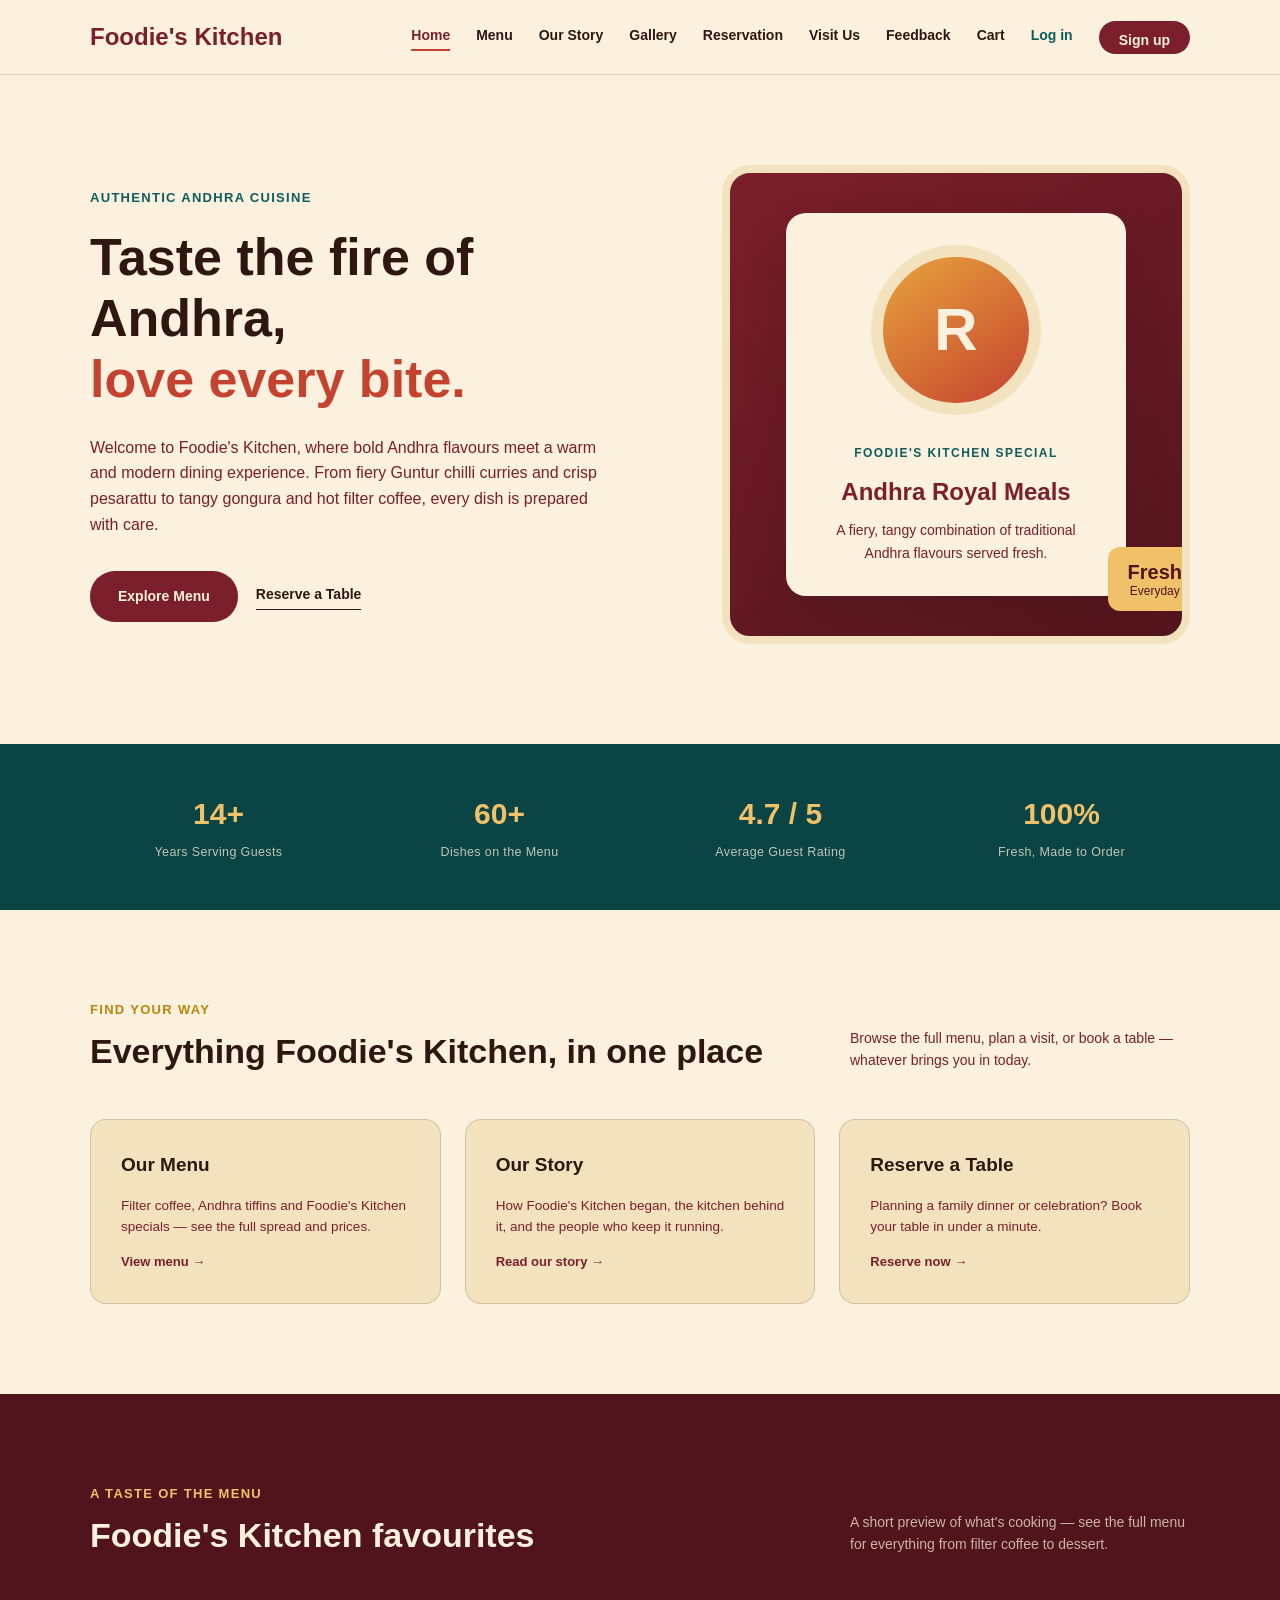
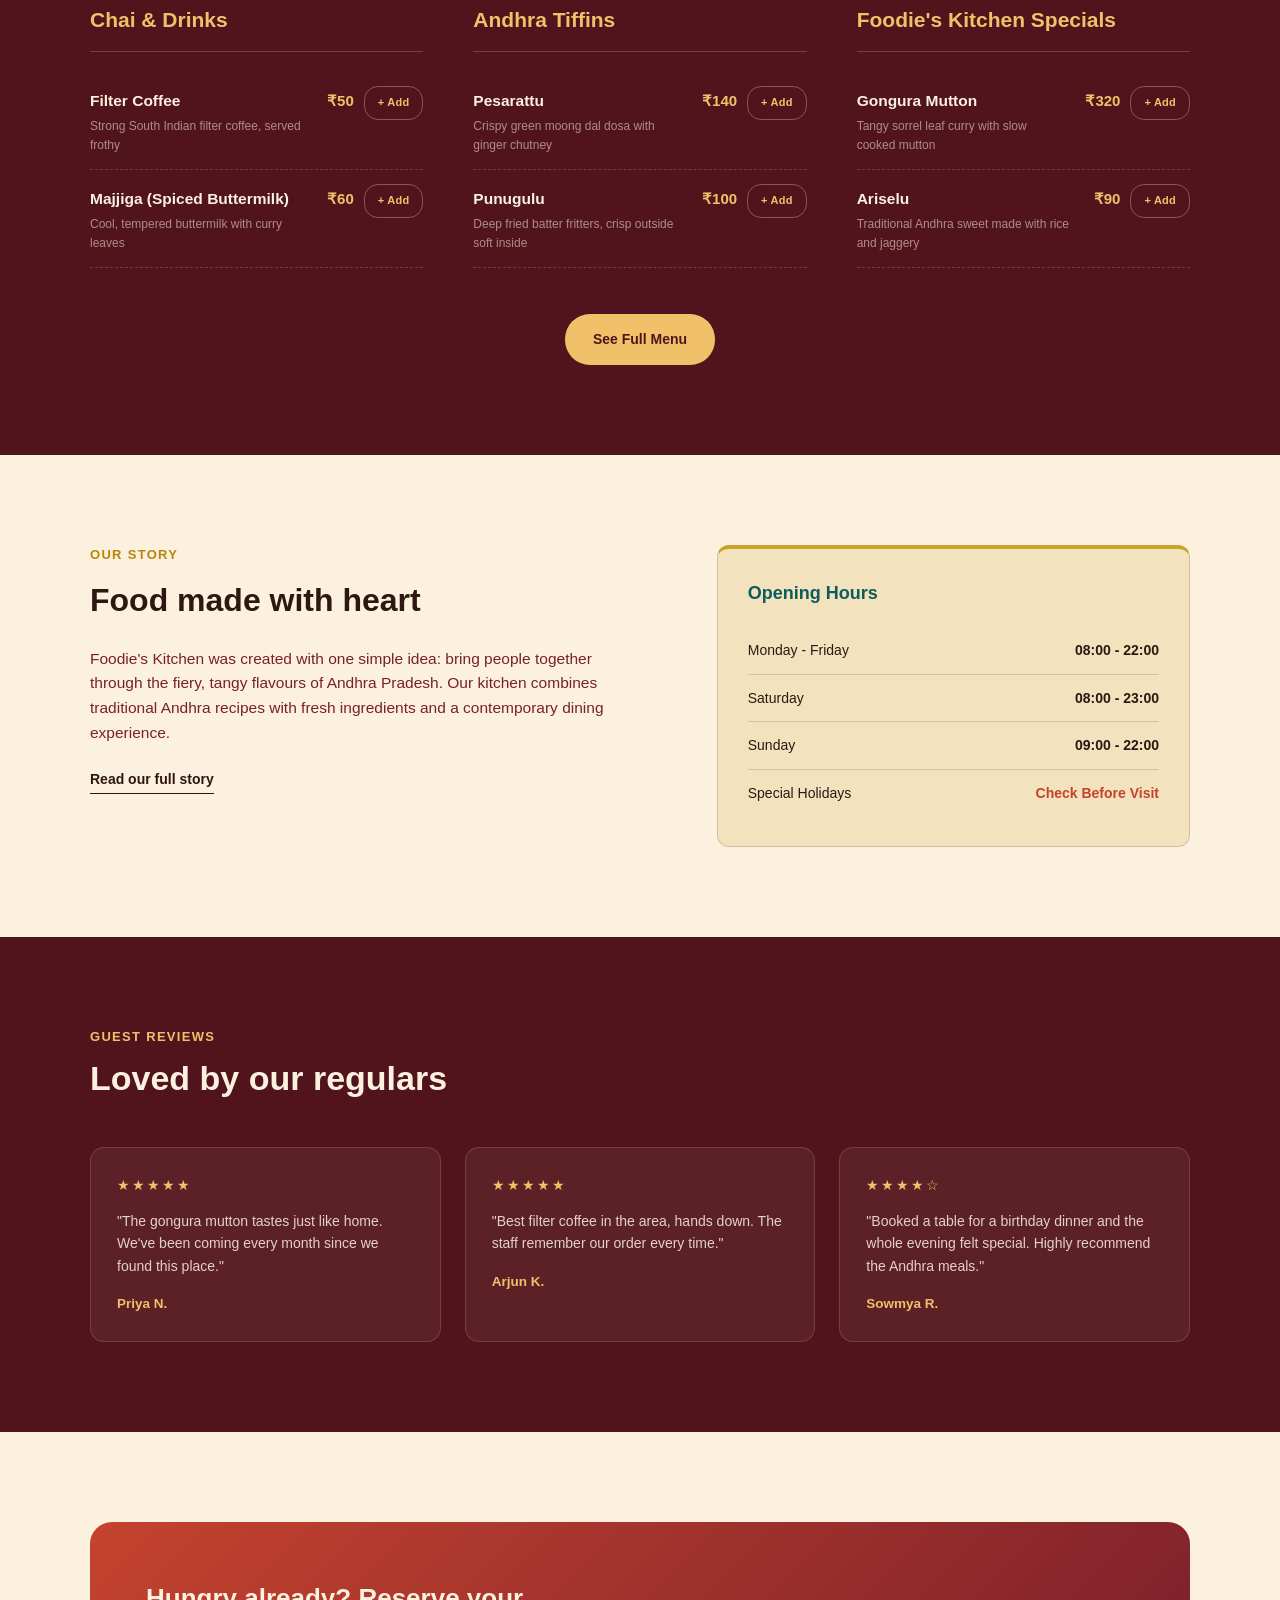
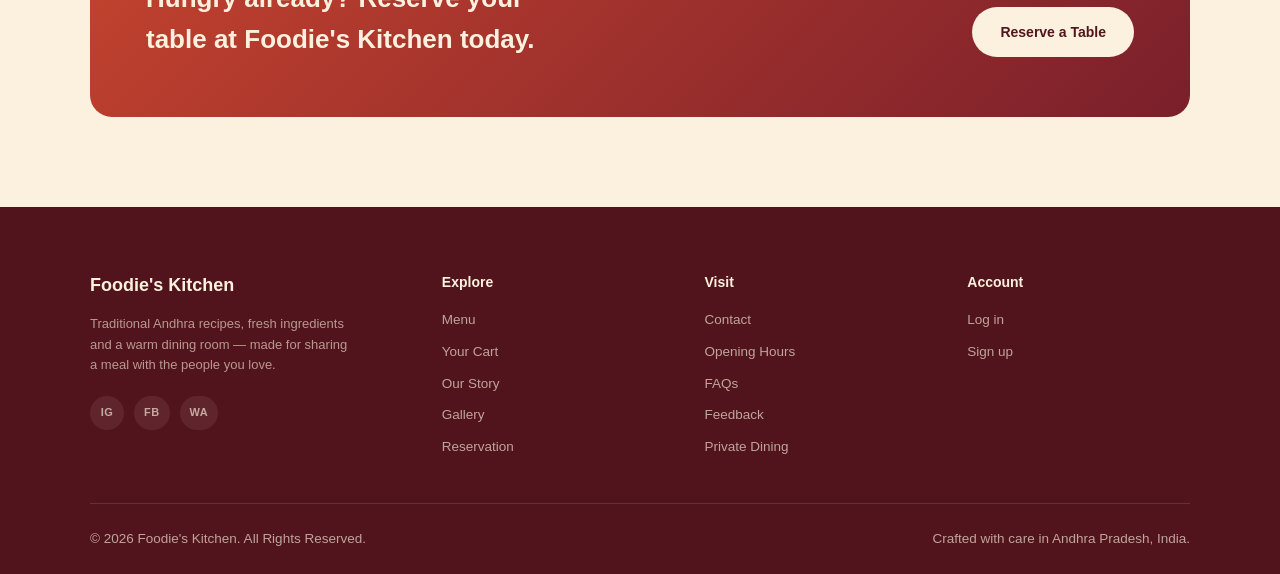
<file: index.html>
<!DOCTYPE html>
<html lang="en">

<head>

    <meta charset="UTF-8">

    <meta name="viewport" content="width=device-width, initial-scale=1.0">

    <meta name="description"
        content="Foodie's Kitchen is an Andhra restaurant serving traditional recipes, fiery flavours and warm hospitality.">

    <title>Home | Foodie's Kitchen</title>

    <link rel="stylesheet" href="./style.css">

</head>

<body>

    <input type="checkbox" id="nav-toggle">

    <header>

        <div class="nav">

            <a href="./index.html" class="mark">

                Foodie's Kitchen

            </a>


            <label class="burger" for="nav-toggle">

                <span></span>
                <span></span>
                <span></span>

            </label>


            <nav class="nav-links">

                <a href="./index.html" class="current">

                    Home

                </a>


                <a href="./menu.html">

                    Menu

                </a>


                <a href="./about.html">

                    Our Story

                </a>


                <a href="./gallery.html">

                    Gallery

                </a>


                <a href="./reservation.html">

                    Reservation

                </a>


                <a href="./contact.html">

                    Visit Us

                </a>

                <a href="./feedback.html">

                    Feedback

                </a>

                <a href="./cart.html" class="cart-link">

                    Cart

                </a>

                <a href="./authentication/login.html" class="account-link">

                    Log in

                </a>

                <a href="./authentication/signin.html" class="visit-btn">

                    Sign up

                </a>

            </nav>

        </div>

    </header>


    <section class="hero">

        <div class="hero-copy">

            <div class="hero-eyebrow">

                Authentic Andhra Cuisine

            </div>


            <h1>

                Taste the fire of Andhra,

                <em>
                    love every bite.
                </em>

            </h1>


            <p class="hero-sub">

                Welcome to Foodie's Kitchen, where bold Andhra
                flavours meet a warm and modern dining experience.
                From fiery Guntur chilli curries and crisp pesarattu
                to tangy gongura and hot filter coffee, every dish is prepared
                with care.

            </p>


            <div class="hero-actions">

                <a href="./menu.html" class="btn-primary">

                    Explore Menu

                </a>


                <a href="./reservation.html" class="btn-ghost">

                    Reserve a Table

                </a>

            </div>

        </div>



        <div class="hero-visual">

            <div class="hero-card">

                <div class="food-circle">

                    <span>
                        R
                    </span>

                </div>


                <div class="hero-food-content">

                    <span class="food-label">

                        FOODIE'S KITCHEN SPECIAL

                    </span>


                    <h3>

                        Andhra Royal Meals

                    </h3>


                    <p>

                        A fiery, tangy combination of traditional
                        Andhra flavours served fresh.

                    </p>

                </div>

            </div>


            <div class="hero-small-card">

                <strong>
                    Fresh
                </strong>

                <span>
                    Everyday
                </span>

            </div>

        </div>

    </section>


    <section class="stat-strip">

        <div class="wrap">

            <div>
                <strong>14+</strong>
                <span>Years Serving Guests</span>
            </div>

            <div>
                <strong>60+</strong>
                <span>Dishes on the Menu</span>
            </div>

            <div>
                <strong>4.7 / 5</strong>
                <span>Average Guest Rating</span>
            </div>

            <div>
                <strong>100%</strong>
                <span>Fresh, Made to Order</span>
            </div>

        </div>

    </section>


    <section id="highlights">

        <div class="wrap">

            <div class="section-head">

                <div>

                    <div class="section-eyebrow">

                        Find Your Way

                    </div>

                    <h2>

                        Everything Foodie's Kitchen, in one place

                    </h2>

                </div>


                <p class="section-note">

                    Browse the full menu, plan a visit, or book a table —
                    whatever brings you in today.

                </p>

            </div>


            <div class="highlight-grid">

                <a class="highlight-card" href="./menu.html">

                    <h3>Our Menu</h3>

                    <p>Filter coffee, Andhra tiffins and Foodie's Kitchen specials — see the full spread and prices.</p>

                    <span class="go">View menu →</span>

                </a>


                <a class="highlight-card" href="./about.html">

                    <h3>Our Story</h3>

                    <p>How Foodie's Kitchen began, the kitchen behind it, and the people who keep it running.</p>

                    <span class="go">Read our story →</span>

                </a>


                <a class="highlight-card" href="./reservation.html">

                    <h3>Reserve a Table</h3>

                    <p>Planning a family dinner or celebration? Book your table in under a minute.</p>

                    <span class="go">Reserve now →</span>

                </a>

            </div>

        </div>

    </section>


    <section class="menu-section" id="menu">

        <div class="wrap">

            <div class="section-head">

                <div>

                    <div class="section-eyebrow">

                        A Taste of the Menu

                    </div>

                    <h2>

                        Foodie's Kitchen favourites

                    </h2>

                </div>


                <p class="section-note">

                    A short preview of what's cooking — see the full menu for
                    everything from filter coffee to dessert.

                </p>

            </div>



            <div class="menu-grid">


                <div class="menu-col">

                    <h3>
                        Chai & Drinks
                    </h3>


                    <div class="menu-item">

                        <div class="menu-item-text">

                            <span class="name">
                                Filter Coffee
                            </span>

                            <span class="desc">
                                Strong South Indian filter coffee, served frothy
                            </span>

                        </div>

                        <span class="leader"></span>

                        <span class="price">
                            ₹50
                        </span>

                        <div class="cart-toggle">
                            <input type="checkbox" id="cart-h1" class="cart-check">
                            <label for="cart-h1" class="cart-btn"><span class="add-text">+ Add</span><span
                                    class="added-text">&#10003; Added</span></label>
                        </div>

                    </div>


                    <div class="menu-item">

                        <div class="menu-item-text">

                            <span class="name">
                                Majjiga (Spiced Buttermilk)
                            </span>

                            <span class="desc">
                                Cool, tempered buttermilk with curry leaves
                            </span>

                        </div>

                        <span class="leader"></span>

                        <span class="price">
                            ₹60
                        </span>

                        <div class="cart-toggle">
                            <input type="checkbox" id="cart-h2" class="cart-check">
                            <label for="cart-h2" class="cart-btn"><span class="add-text">+ Add</span><span
                                    class="added-text">&#10003; Added</span></label>
                        </div>

                    </div>

                </div>



                <div class="menu-col">

                    <h3>
                        Andhra Tiffins
                    </h3>


                    <div class="menu-item">

                        <div class="menu-item-text">

                            <span class="name">
                                Pesarattu
                            </span>

                            <span class="desc">
                                Crispy green moong dal dosa with ginger chutney
                            </span>

                        </div>

                        <span class="leader"></span>

                        <span class="price">
                            ₹140
                        </span>

                        <div class="cart-toggle">
                            <input type="checkbox" id="cart-h3" class="cart-check">
                            <label for="cart-h3" class="cart-btn"><span class="add-text">+ Add</span><span
                                    class="added-text">&#10003; Added</span></label>
                        </div>

                    </div>


                    <div class="menu-item">

                        <div class="menu-item-text">

                            <span class="name">
                                Punugulu
                            </span>

                            <span class="desc">
                                Deep fried batter fritters, crisp outside soft inside
                            </span>

                        </div>

                        <span class="leader"></span>

                        <span class="price">
                            ₹100
                        </span>

                        <div class="cart-toggle">
                            <input type="checkbox" id="cart-h4" class="cart-check">
                            <label for="cart-h4" class="cart-btn"><span class="add-text">+ Add</span><span
                                    class="added-text">&#10003; Added</span></label>
                        </div>

                    </div>

                </div>



                <div class="menu-col">

                    <h3>
                        Foodie's Kitchen Specials
                    </h3>


                    <div class="menu-item">

                        <div class="menu-item-text">

                            <span class="name">
                                Gongura Mutton
                            </span>

                            <span class="desc">
                                Tangy sorrel leaf curry with slow cooked mutton
                            </span>

                        </div>

                        <span class="leader"></span>

                        <span class="price">
                            ₹320
                        </span>

                        <div class="cart-toggle">
                            <input type="checkbox" id="cart-h5" class="cart-check">
                            <label for="cart-h5" class="cart-btn"><span class="add-text">+ Add</span><span
                                    class="added-text">&#10003; Added</span></label>
                        </div>

                    </div>


                    <div class="menu-item">

                        <div class="menu-item-text">

                            <span class="name">
                                Ariselu
                            </span>

                            <span class="desc">
                                Traditional Andhra sweet made with rice and jaggery
                            </span>

                        </div>

                        <span class="leader"></span>

                        <span class="price">
                            ₹90
                        </span>

                        <div class="cart-toggle">
                            <input type="checkbox" id="cart-h6" class="cart-check">
                            <label for="cart-h6" class="cart-btn"><span class="add-text">+ Add</span><span
                                    class="added-text">&#10003; Added</span></label>
                        </div>

                    </div>

                </div>

            </div>


            <div style="text-align:center; margin-top: 46px;">

                <a href="./menu.html" class="btn-primary"
                    style="background: var(--amber-soft); color: var(--walnut-deep);">

                    See Full Menu

                </a>

            </div>

        </div>

    </section>


    <section id="story-teaser">

        <div class="wrap">

            <div class="story-grid">

                <div class="story-content">

                    <div class="section-eyebrow">Our Story</div>

                    <h2 style="font-weight:600; font-size:32px; margin-bottom:20px;">Food made with heart</h2>

                    <p>

                        Foodie's Kitchen was created with one simple idea:
                        bring people together through the fiery, tangy
                        flavours of Andhra Pradesh. Our kitchen combines
                        traditional Andhra recipes with fresh ingredients and a
                        contemporary dining experience.

                    </p>

                    <a href="./about.html" class="btn-ghost">Read our full story</a>

                </div>


                <div class="hours-card">

                    <h3>
                        Opening Hours
                    </h3>


                    <div class="hours-row">

                        <span>
                            Monday - Friday
                        </span>

                        <span class="time">
                            08:00 - 22:00
                        </span>

                    </div>


                    <div class="hours-row">

                        <span>
                            Saturday
                        </span>

                        <span class="time">
                            08:00 - 23:00
                        </span>

                    </div>


                    <div class="hours-row">

                        <span>
                            Sunday
                        </span>

                        <span class="time">
                            09:00 - 22:00
                        </span>

                    </div>


                    <div class="hours-row closed">

                        <span>
                            Special Holidays
                        </span>

                        <span class="time">
                            Check Before Visit
                        </span>

                    </div>

                </div>

            </div>

        </div>

    </section>


    <section class="testimonial-section">

        <div class="wrap">

            <div class="section-head">

                <div>

                    <div class="section-eyebrow">

                        Guest Reviews

                    </div>

                    <h2>

                        Loved by our regulars

                    </h2>

                </div>

            </div>


            <div class="testimonial-grid">

                <div class="testimonial-card">

                    <div class="stars">★★★★★</div>

                    <p>"The gongura mutton tastes just like home. We've been coming every month since we found this
                        place."</p>

                    <div class="author">Priya N.</div>

                </div>


                <div class="testimonial-card">

                    <div class="stars">★★★★★</div>

                    <p>"Best filter coffee in the area, hands down. The staff remember our order every time."</p>

                    <div class="author">Arjun K.</div>

                </div>


                <div class="testimonial-card">

                    <div class="stars">★★★★☆</div>

                    <p>"Booked a table for a birthday dinner and the whole evening felt special. Highly recommend the
                        Andhra meals."</p>

                    <div class="author">Sowmya R.</div>

                </div>

            </div>

        </div>

    </section>


    <section id="cta">

        <div class="wrap">

            <div class="cta-band">

                <h2>Hungry already? Reserve your table at Foodie's Kitchen today.</h2>

                <a href="./reservation.html" class="btn-primary light-button">Reserve a Table</a>

            </div>

        </div>

    </section>

    <footer>

        <div class="wrap">

            <div class="footer-grid">

                <div class="footer-brand-col">

                    <div class="footer-brand">

                        <span class="footer-mark">Foodie's Kitchen</span>

                    </div>

                    <p>

                        Traditional Andhra recipes, fresh ingredients
                        and a warm dining room — made for sharing
                        a meal with the people you love.

                    </p>

                    <div class="social-row">

                        <a href="#" aria-label="Instagram">IG</a>

                        <a href="#" aria-label="Facebook">FB</a>

                        <a href="#" aria-label="WhatsApp">WA</a>

                    </div>

                </div>


                <div class="footer-col">

                    <h4>Explore</h4>

                    <ul>

                        <li><a href="./menu.html">Menu</a></li>
                        <li><a href="./cart.html">Your Cart</a></li>
                        <li><a href="./about.html">Our Story</a></li>
                        <li><a href="./gallery.html">Gallery</a></li>
                        <li><a href="./reservation.html">Reservation</a></li>

                    </ul>

                </div>


                <div class="footer-col">

                    <h4>Visit</h4>

                    <ul>

                        <li><a href="./contact.html">Contact</a></li>
                        <li><a href="./contact.html#hours">Opening Hours</a></li>
                        <li><a href="./contact.html#faq">FAQs</a></li>
                        <li><a href="./feedback.html">Feedback</a></li>
                        <li><a href="./reservation.html">Private Dining</a></li>

                    </ul>

                </div>


                <div class="footer-col">

                    <h4>Account</h4>

                    <ul>

                        <li><a href="./authentication/login.html">Log in</a></li>
                        <li><a href="./authentication/signin.html">Sign up</a></li>

                    </ul>

                </div>

            </div>


            <div class="footer-row">

                <span>© 2026 Foodie's Kitchen. All Rights Reserved.</span>

                <span>Crafted with care in Andhra Pradesh, India.</span>

            </div>

        </div>

    </footer>

    <a href="./cart.html" class="floating-cart">
        <span>Cart</span>
        <span class="cart-num"></span>
    </a>

</body>

</html>
</file>
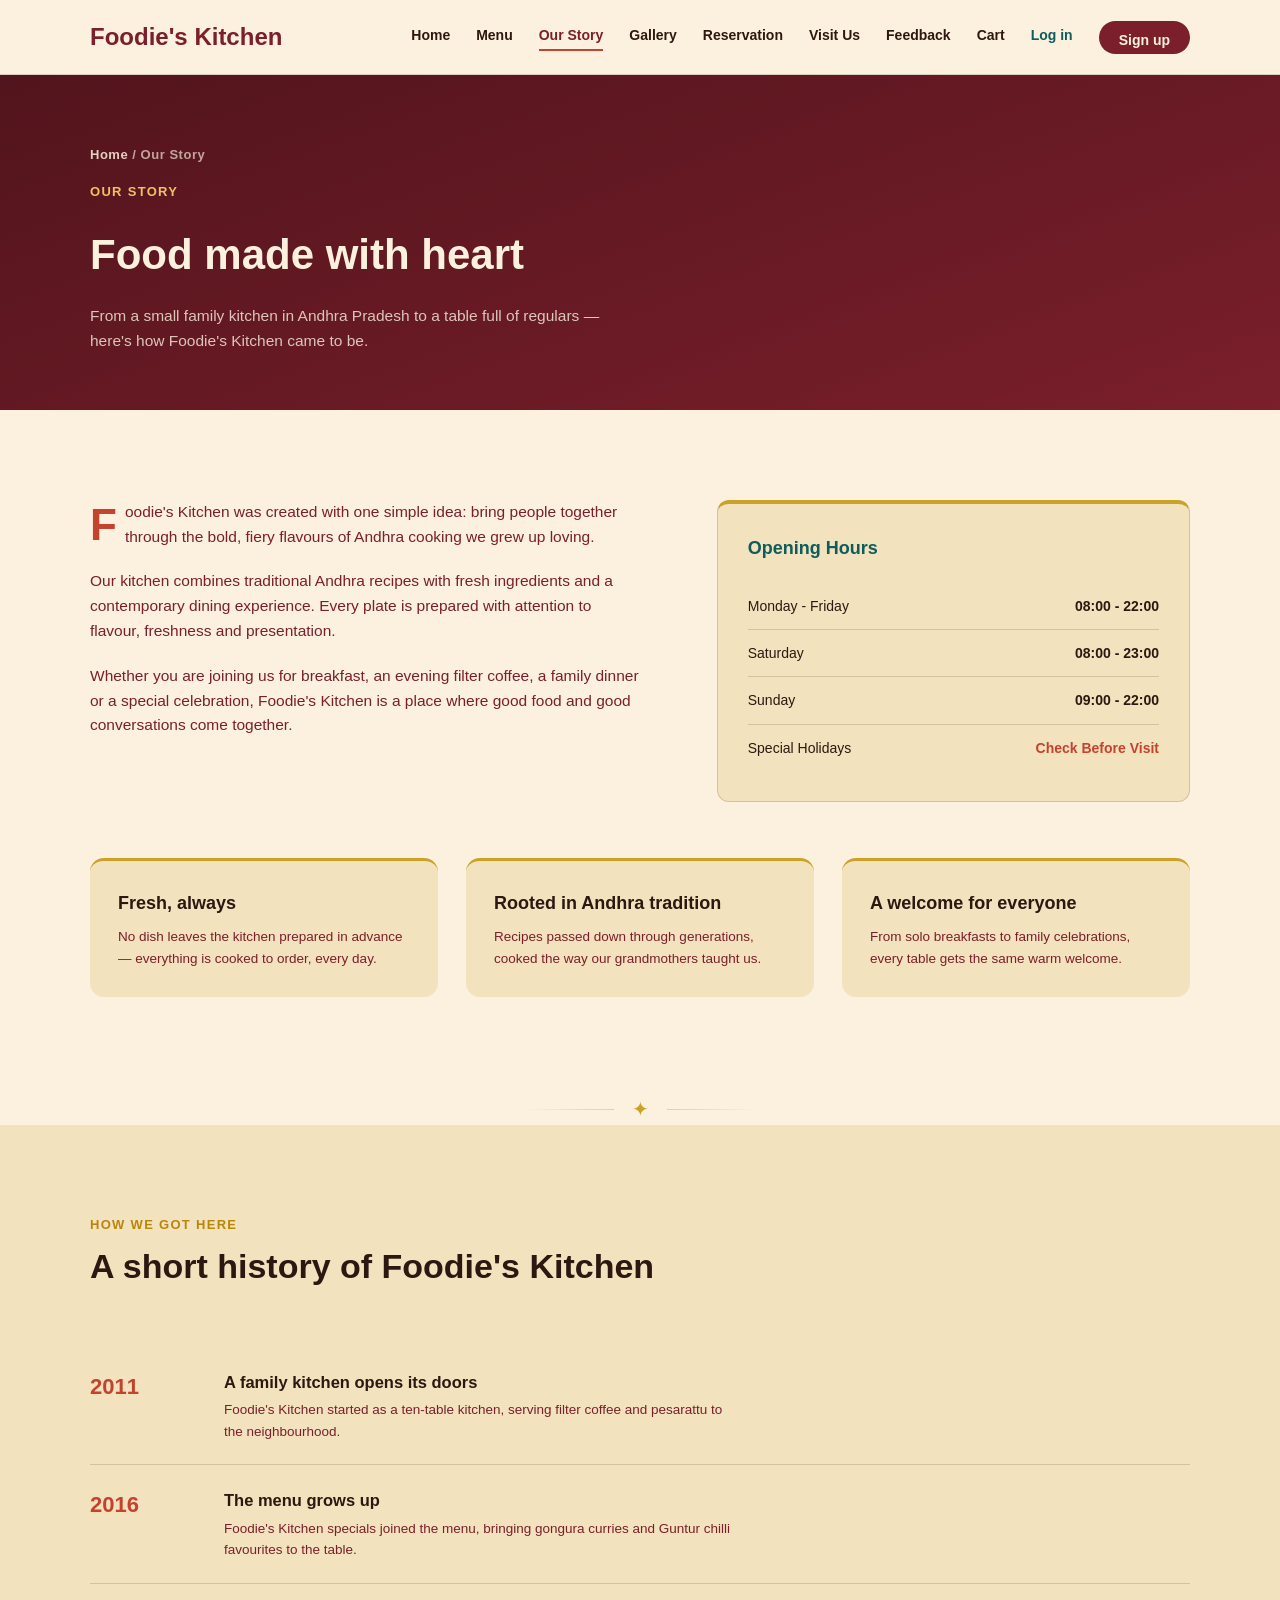
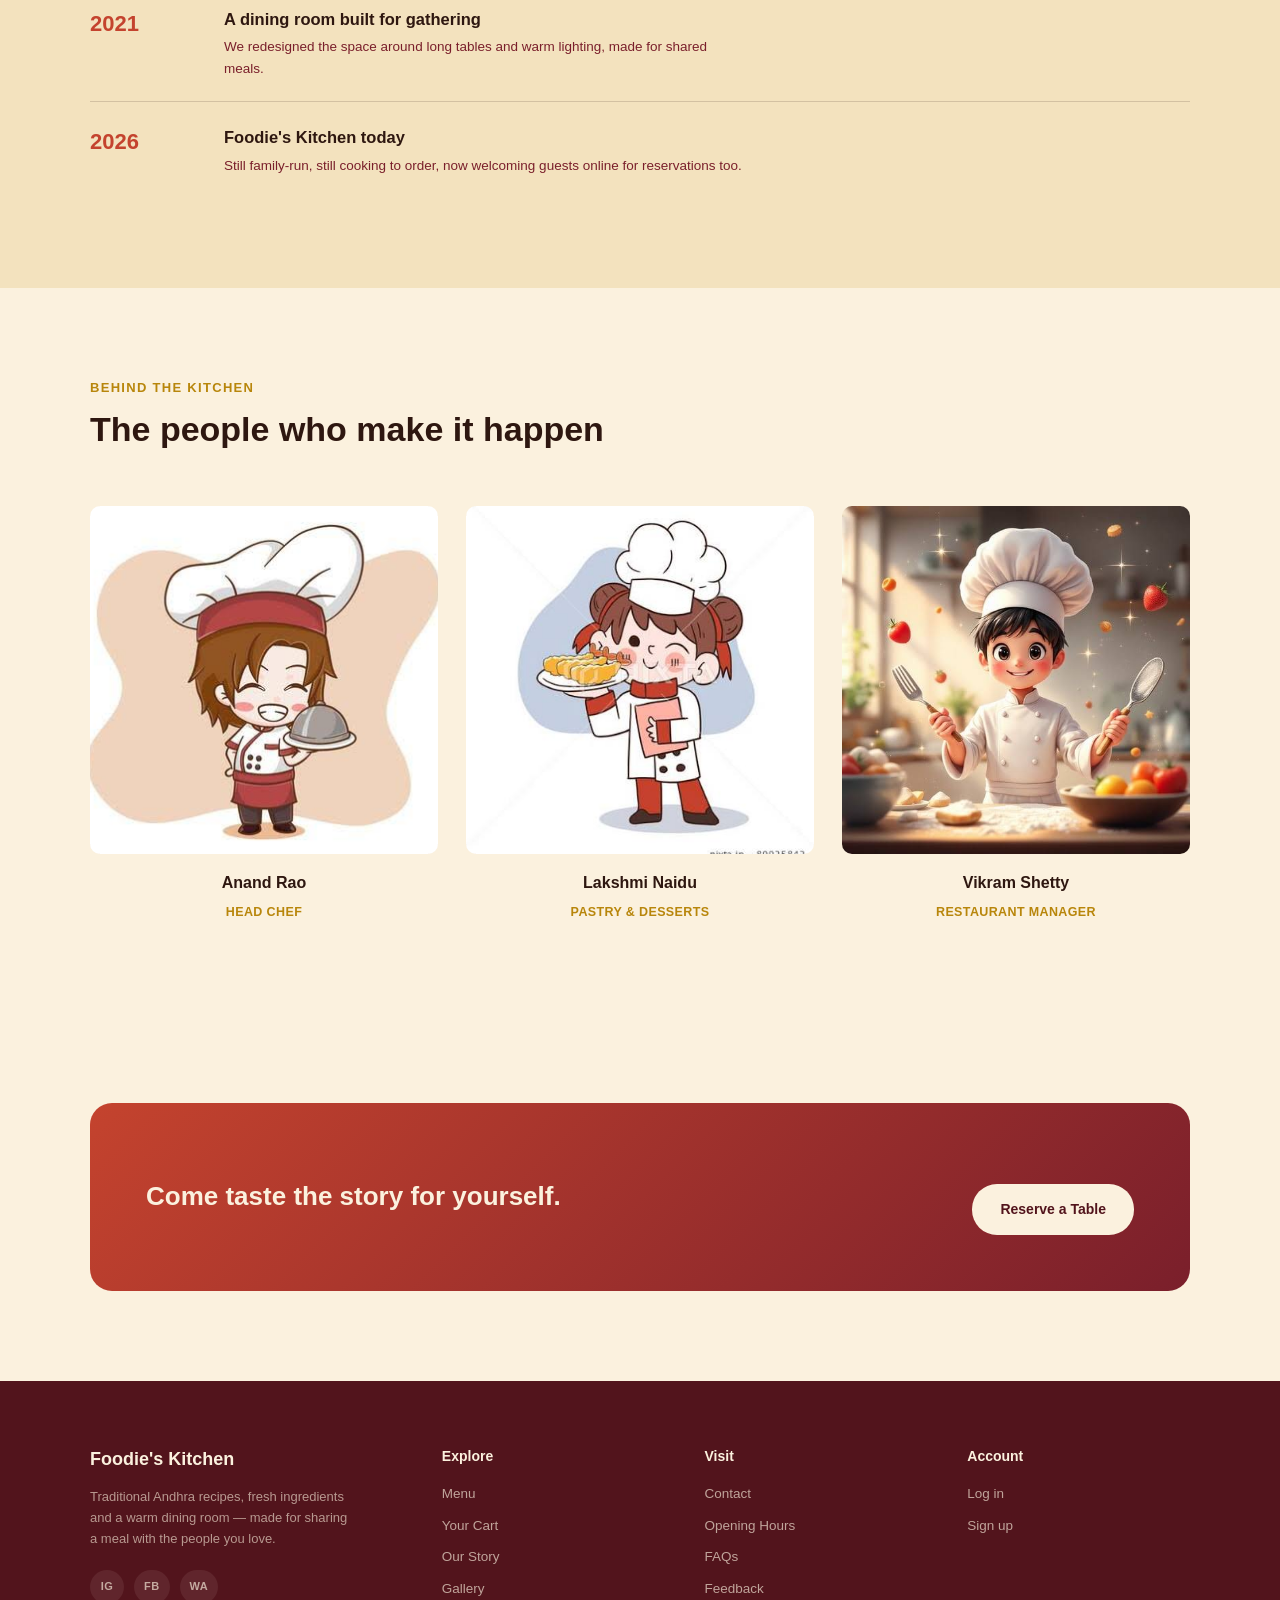
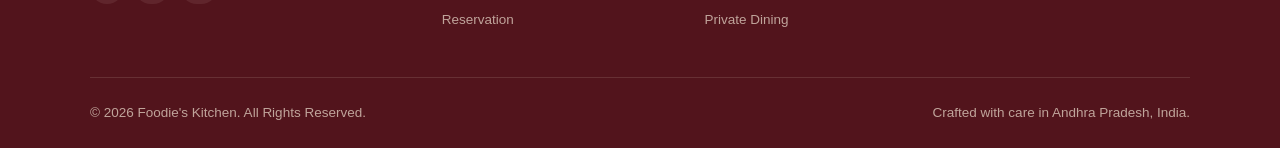
<file: about.html>
<!DOCTYPE html>
<html lang="en">

<head>

    <meta charset="UTF-8">

    <meta name="viewport" content="width=device-width, initial-scale=1.0">

    <meta name="description"
        content="The story behind Foodie's Kitchen — our kitchen, our values, and the people who cook every dish.">

    <title>Our Story | Foodie's Kitchen</title>

    <link rel="stylesheet" href="./style.css">

</head>

<body>

    <input type="checkbox" id="nav-toggle">

    <header>

        <div class="nav">

            <a href="./index.html" class="mark">

                Foodie's Kitchen

            </a>


            <label class="burger" for="nav-toggle">

                <span></span>
                <span></span>
                <span></span>

            </label>


            <nav class="nav-links">

                <a href="./index.html">

                    Home

                </a>


                <a href="./menu.html">

                    Menu

                </a>


                <a href="./about.html" class="current">

                    Our Story

                </a>


                <a href="./gallery.html">

                    Gallery

                </a>


                <a href="./reservation.html">

                    Reservation

                </a>


                <a href="./contact.html">

                    Visit Us

                </a>

                <a href="./feedback.html">

                    Feedback

                </a>

                <a href="./cart.html" class="cart-link">

                    Cart

                </a>

                <a href="./authentication/login.html" class="account-link">

                    Log in

                </a>

                <a href="./authentication/signin.html" class="visit-btn">

                    Sign up

                </a>

            </nav>

        </div>

    </header>
    <section class="page-hero">

        <div class="wrap">

            <div class="breadcrumb">

                <a href="./index.html">Home</a> / Our Story

            </div>

            <div class="hero-eyebrow" style="color: var(--amber-soft);">Our Story</div>

            <h1>Food made with heart</h1>

            <p>From a small family kitchen in Andhra Pradesh to a table full of regulars — here's how Foodie's Kitchen
                came to
                be.</p>

        </div>

    </section>


    <section id="story">

        <div class="wrap">

            <div class="story-grid">

                <div class="story-content">

                    <p>

                        Foodie's Kitchen was created with one simple idea:
                        bring people together through the bold, fiery
                        flavours of Andhra cooking we grew up loving.

                    </p>


                    <p>

                        Our kitchen combines traditional Andhra
                        recipes with fresh ingredients and a
                        contemporary dining experience. Every plate
                        is prepared with attention to flavour,
                        freshness and presentation.

                    </p>


                    <p>

                        Whether you are joining us for breakfast,
                        an evening filter coffee, a family dinner or a special
                        celebration, Foodie's Kitchen is a place where good
                        food and good conversations come together.

                    </p>

                </div>


                <div class="hours-card">

                    <h3>Opening Hours</h3>

                    <div class="hours-row">
                        <span>Monday - Friday</span>
                        <span class="time">08:00 - 22:00</span>
                    </div>

                    <div class="hours-row">
                        <span>Saturday</span>
                        <span class="time">08:00 - 23:00</span>
                    </div>

                    <div class="hours-row">
                        <span>Sunday</span>
                        <span class="time">09:00 - 22:00</span>
                    </div>

                    <div class="hours-row closed">
                        <span>Special Holidays</span>
                        <span class="time">Check Before Visit</span>
                    </div>

                </div>

            </div>


            <div class="values-grid">

                <div class="value-card">

                    <h3>Fresh, always</h3>

                    <p>No dish leaves the kitchen prepared in advance — everything is cooked to order, every day.</p>

                </div>


                <div class="value-card">

                    <h3>Rooted in Andhra tradition</h3>

                    <p>Recipes passed down through generations, cooked the way our grandmothers taught us.</p>

                </div>


                <div class="value-card">

                    <h3>A welcome for everyone</h3>

                    <p>From solo breakfasts to family celebrations, every table gets the same warm welcome.</p>

                </div>

            </div>

        </div>

    </section>

    <div class="rangoli-divider" aria-hidden="true">

        <span class="line"></span>

        <span class="divider-mark">✦</span>

        <span class="line right"></span>

    </div>


    <section id="timeline-section" style="background: var(--paper-deep);">

        <div class="wrap">

            <div class="section-head">

                <div>

                    <div class="section-eyebrow">How We Got Here</div>

                    <h2>A short history of Foodie's Kitchen</h2>

                </div>

            </div>


            <div class="timeline">

                <div class="timeline-row">

                    <div class="timeline-year">2011</div>

                    <div>
                        <h3>A family kitchen opens its doors</h3>
                        <p>Foodie's Kitchen started as a ten-table kitchen, serving filter coffee and pesarattu to the
                            neighbourhood.</p>
                    </div>

                </div>


                <div class="timeline-row">

                    <div class="timeline-year">2016</div>

                    <div>
                        <h3>The menu grows up</h3>
                        <p>Foodie's Kitchen specials joined the menu, bringing gongura curries and Guntur chilli
                            favourites to
                            the table.</p>
                    </div>

                </div>


                <div class="timeline-row">

                    <div class="timeline-year">2021</div>

                    <div>
                        <h3>A dining room built for gathering</h3>
                        <p>We redesigned the space around long tables and warm lighting, made for shared meals.</p>
                    </div>

                </div>


                <div class="timeline-row">

                    <div class="timeline-year">2026</div>

                    <div>
                        <h3>Foodie's Kitchen today</h3>
                        <p>Still family-run, still cooking to order, now welcoming guests online for reservations too.
                        </p>
                    </div>

                </div>

            </div>

        </div>

    </section>


    <section id="team">

        <div class="wrap">

            <div class="section-head">

                <div>

                    <div class="section-eyebrow">Behind the Kitchen</div>

                    <h2>The people who make it happen</h2>

                </div>

            </div>


            <div class="team-grid">

                <div class="team-card">

                    <div class="team-photo"><span><img src="./images/cheffs/images.jpg" alt=""></span></div>

                    <h3>Anand Rao</h3>
                    <span class="role">Head Chef</span>

                </div>


                <div class="team-card">

                    <div class="team-photo"><span><img src="./images/cheffs/image.jpg" alt=""></span></div>

                    <h3>Lakshmi Naidu</h3>
                    <span class="role">Pastry & Desserts</span>

                </div>


                <div class="team-card">

                    <div class="team-photo"><span><img src="./images/cheffs/imag.jpg" alt=""></span></div>

                    <h3>Vikram Shetty</h3>
                    <span class="role">Restaurant Manager</span>

                </div>

            </div>

        </div>

    </section>


    <section id="cta">

        <div class="wrap">

            <div class="cta-band">

                <h2>Come taste the story for yourself.</h2>

                <a href="./reservation.html" class="btn-primary light-button">Reserve a Table</a>

            </div>

        </div>

    </section>

    <footer>

        <div class="wrap">

            <div class="footer-grid">

                <div class="footer-brand-col">

                    <div class="footer-brand">

                        <span class="footer-mark">Foodie's Kitchen</span>

                    </div>

                    <p>

                        Traditional Andhra recipes, fresh ingredients
                        and a warm dining room — made for sharing
                        a meal with the people you love.

                    </p>

                    <div class="social-row">

                        <a href="#" aria-label="Instagram">IG</a>

                        <a href="#" aria-label="Facebook">FB</a>

                        <a href="#" aria-label="WhatsApp">WA</a>

                    </div>

                </div>


                <div class="footer-col">

                    <h4>Explore</h4>

                    <ul>

                        <li><a href="./menu.html">Menu</a></li>
                        <li><a href="./cart.html">Your Cart</a></li>
                        <li><a href="./about.html">Our Story</a></li>
                        <li><a href="./gallery.html">Gallery</a></li>
                        <li><a href="./reservation.html">Reservation</a></li>

                    </ul>

                </div>


                <div class="footer-col">

                    <h4>Visit</h4>

                    <ul>

                        <li><a href="./contact.html">Contact</a></li>
                        <li><a href="./contact.html#hours">Opening Hours</a></li>
                        <li><a href="./contact.html#faq">FAQs</a></li>
                        <li><a href="./feedback.html">Feedback</a></li>
                        <li><a href="./reservation.html">Private Dining</a></li>

                    </ul>

                </div>


                <div class="footer-col">

                    <h4>Account</h4>

                    <ul>

                        <li><a href="./authentication/login.html">Log in</a></li>
                        <li><a href="./authentication/signin.html">Sign up</a></li>

                    </ul>

                </div>

            </div>


            <div class="footer-row">

                <span>© 2026 Foodie's Kitchen. All Rights Reserved.</span>

                <span>Crafted with care in Andhra Pradesh, India.</span>

            </div>

        </div>

    </footer>

</body>

</html>
</file>
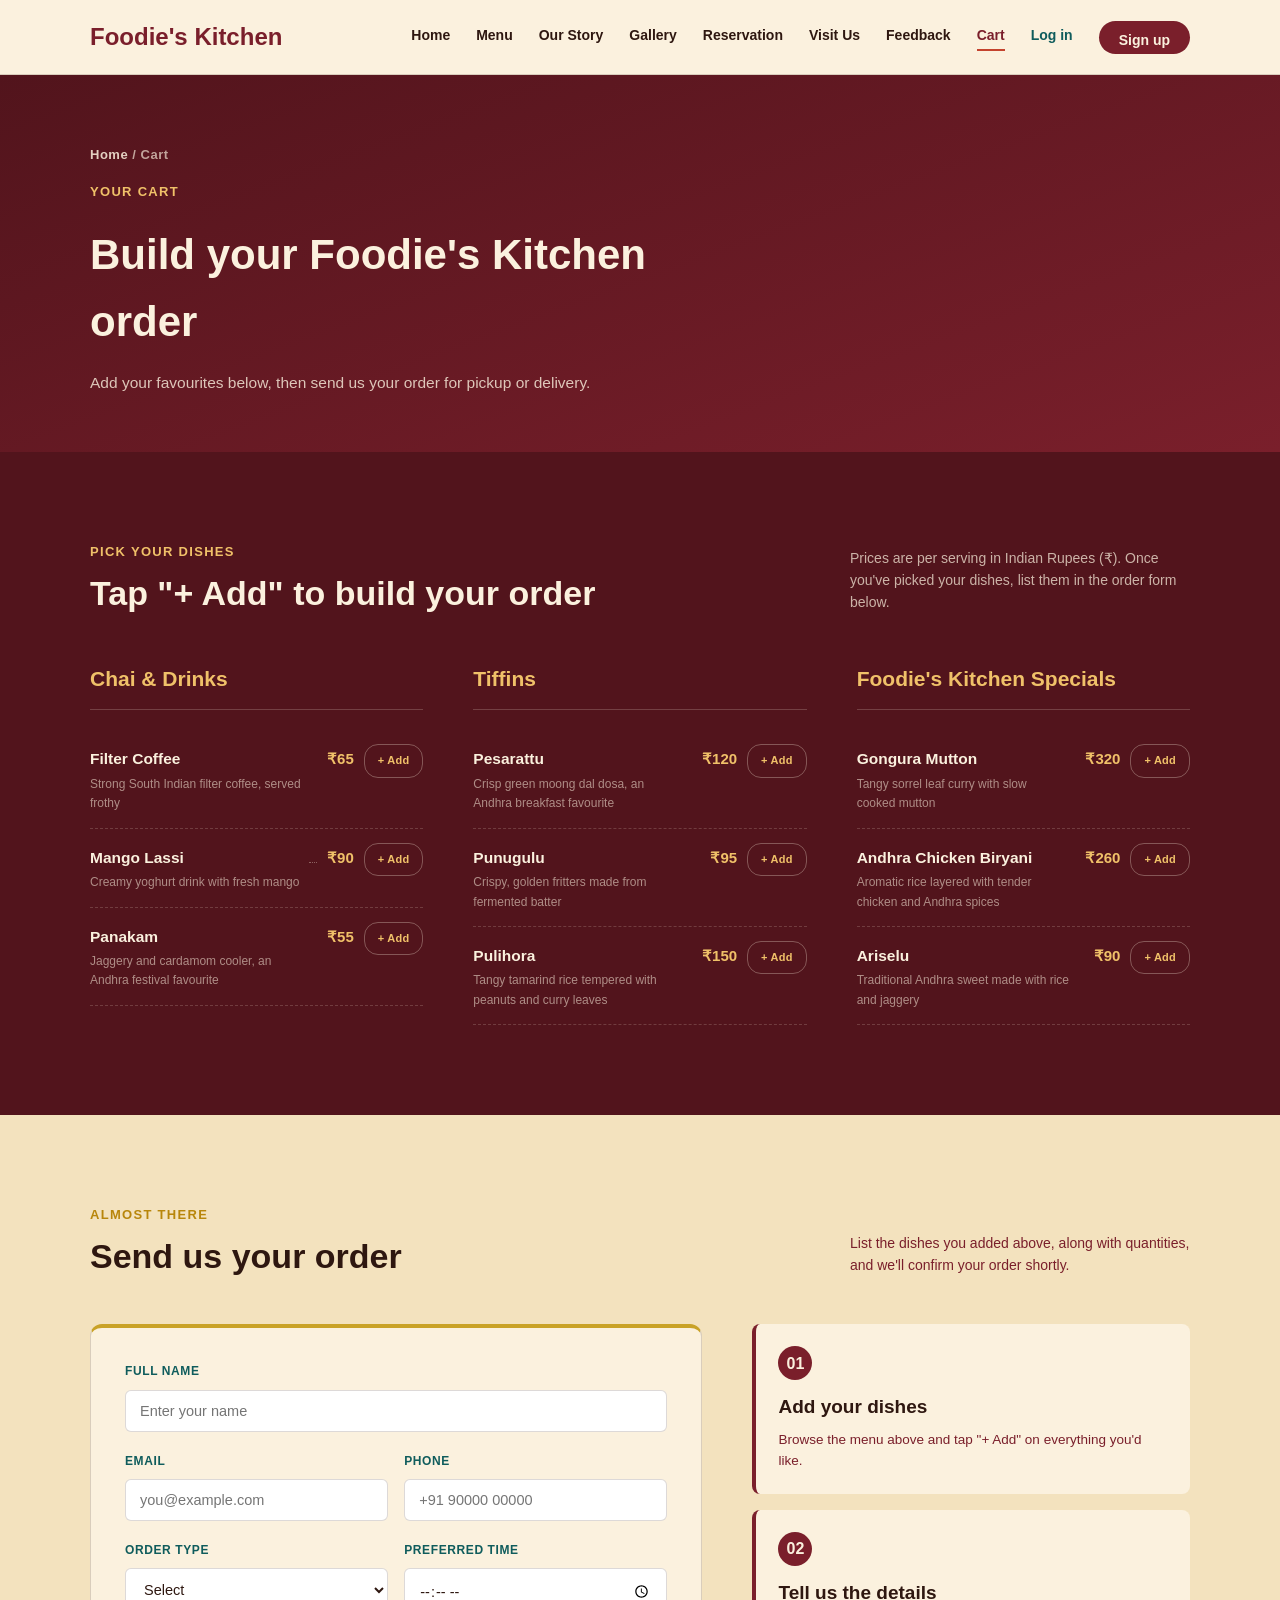
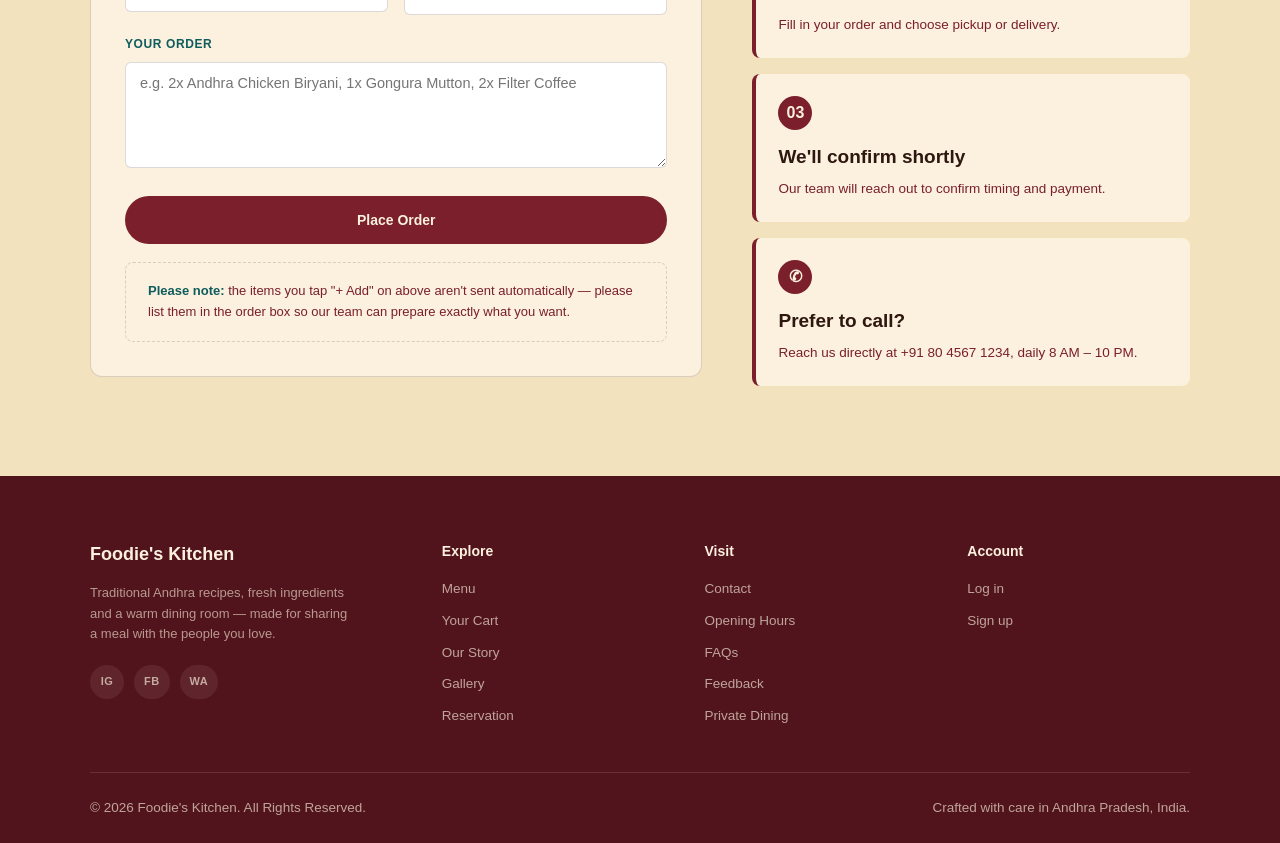
<file: cart.html>
<!DOCTYPE html>
<html lang="en">

<head>

    <meta charset="UTF-8">

    <meta name="viewport" content="width=device-width, initial-scale=1.0">

    <meta name="description"
        content="Build your Foodie's Kitchen order — add tiffins, curries and specials, then send your order straight to our team.">

    <title>Your Cart | Foodie's Kitchen</title>

    <link rel="stylesheet" href="./style.css">

</head>

<body>

    <input type="checkbox" id="nav-toggle">

    <header>

        <div class="nav">

            <a href="./index.html" class="mark">

                Foodie's Kitchen

            </a>


            <label class="burger" for="nav-toggle">

                <span></span>
                <span></span>
                <span></span>

            </label>


            <nav class="nav-links">

                <a href="./index.html">

                    Home

                </a>


                <a href="./menu.html">

                    Menu

                </a>


                <a href="./about.html">

                    Our Story

                </a>


                <a href="./gallery.html">

                    Gallery

                </a>


                <a href="./reservation.html">

                    Reservation

                </a>


                <a href="./contact.html">

                    Visit Us

                </a>

                <a href="./feedback.html">

                    Feedback

                </a>

                <a href="./cart.html" class="cart-link current">

                    Cart

                </a>

                <a href="./authentication/login.html" class="account-link">

                    Log in

                </a>

                <a href="./authentication/signin.html" class="visit-btn">

                    Sign up

                </a>

            </nav>

        </div>

    </header>

    <section class="page-hero">

        <div class="wrap">

            <div class="breadcrumb">

                <a href="./index.html">Home</a> / Cart

            </div>

            <div class="hero-eyebrow" style="color: var(--amber-soft);">Your Cart</div>

            <h1>Build your Foodie's Kitchen order</h1>

            <p>Add your favourites below, then send us your order for pickup or delivery.</p>

        </div>

    </section>


    <section class="menu-section" id="cart-items">

        <div class="wrap">

            <div class="section-head">

                <div>

                    <div class="section-eyebrow">Pick Your Dishes</div>

                    <h2>Tap "+ Add" to build your order</h2>

                </div>

                <p class="section-note">

                    Prices are per serving in Indian Rupees (₹). Once you've
                    picked your dishes, list them in the order form below.

                </p>

            </div>

            <div class="menu-grid">

                <div class="menu-col">

                    <h3>Chai & Drinks</h3>

                    <div class="menu-item">
                        <div class="menu-item-text">
                            <span class="name">Filter Coffee</span>
                            <span class="desc">Strong South Indian filter coffee, served frothy</span>
                        </div>
                        <span class="leader"></span>
                        <span class="price">₹65</span>
                        <div class="cart-toggle">
                            <input type="checkbox" id="cart-c1" class="cart-check">
                            <label for="cart-c1" class="cart-btn"><span class="add-text">+ Add</span><span
                                    class="added-text">&#10003; Added</span></label>
                        </div>
                    </div>

                    <div class="menu-item">
                        <div class="menu-item-text">
                            <span class="name">Mango Lassi</span>
                            <span class="desc">Creamy yoghurt drink with fresh mango</span>
                        </div>
                        <span class="leader"></span>
                        <span class="price">₹90</span>
                        <div class="cart-toggle">
                            <input type="checkbox" id="cart-c2" class="cart-check">
                            <label for="cart-c2" class="cart-btn"><span class="add-text">+ Add</span><span
                                    class="added-text">&#10003; Added</span></label>
                        </div>
                    </div>

                    <div class="menu-item">
                        <div class="menu-item-text">
                            <span class="name">Panakam</span>
                            <span class="desc">Jaggery and cardamom cooler, an Andhra festival favourite</span>
                        </div>
                        <span class="leader"></span>
                        <span class="price">₹55</span>
                        <div class="cart-toggle">
                            <input type="checkbox" id="cart-c3" class="cart-check">
                            <label for="cart-c3" class="cart-btn"><span class="add-text">+ Add</span><span
                                    class="added-text">&#10003; Added</span></label>
                        </div>
                    </div>

                </div>


                <div class="menu-col">

                    <h3>Tiffins</h3>

                    <div class="menu-item">
                        <div class="menu-item-text">
                            <span class="name">Pesarattu</span>
                            <span class="desc">Crisp green moong dal dosa, an Andhra breakfast favourite</span>
                        </div>
                        <span class="leader"></span>
                        <span class="price">₹120</span>
                        <div class="cart-toggle">
                            <input type="checkbox" id="cart-c4" class="cart-check">
                            <label for="cart-c4" class="cart-btn"><span class="add-text">+ Add</span><span
                                    class="added-text">&#10003; Added</span></label>
                        </div>
                    </div>

                    <div class="menu-item">
                        <div class="menu-item-text">
                            <span class="name">Punugulu</span>
                            <span class="desc">Crispy, golden fritters made from fermented batter</span>
                        </div>
                        <span class="leader"></span>
                        <span class="price">₹95</span>
                        <div class="cart-toggle">
                            <input type="checkbox" id="cart-c5" class="cart-check">
                            <label for="cart-c5" class="cart-btn"><span class="add-text">+ Add</span><span
                                    class="added-text">&#10003; Added</span></label>
                        </div>
                    </div>

                    <div class="menu-item">
                        <div class="menu-item-text">
                            <span class="name">Pulihora</span>
                            <span class="desc">Tangy tamarind rice tempered with peanuts and curry leaves</span>
                        </div>
                        <span class="leader"></span>
                        <span class="price">₹150</span>
                        <div class="cart-toggle">
                            <input type="checkbox" id="cart-c6" class="cart-check">
                            <label for="cart-c6" class="cart-btn"><span class="add-text">+ Add</span><span
                                    class="added-text">&#10003; Added</span></label>
                        </div>
                    </div>

                </div>


                <div class="menu-col">

                    <h3>Foodie's Kitchen Specials</h3>

                    <div class="menu-item">
                        <div class="menu-item-text">
                            <span class="name">Gongura Mutton</span>
                            <span class="desc">Tangy sorrel leaf curry with slow cooked mutton</span>
                        </div>
                        <span class="leader"></span>
                        <span class="price">₹320</span>
                        <div class="cart-toggle">
                            <input type="checkbox" id="cart-c7" class="cart-check">
                            <label for="cart-c7" class="cart-btn"><span class="add-text">+ Add</span><span
                                    class="added-text">&#10003; Added</span></label>
                        </div>
                    </div>

                    <div class="menu-item">
                        <div class="menu-item-text">
                            <span class="name">Andhra Chicken Biryani</span>
                            <span class="desc">Aromatic rice layered with tender chicken and Andhra spices</span>
                        </div>
                        <span class="leader"></span>
                        <span class="price">₹260</span>
                        <div class="cart-toggle">
                            <input type="checkbox" id="cart-c8" class="cart-check">
                            <label for="cart-c8" class="cart-btn"><span class="add-text">+ Add</span><span
                                    class="added-text">&#10003; Added</span></label>
                        </div>
                    </div>

                    <div class="menu-item">
                        <div class="menu-item-text">
                            <span class="name">Ariselu</span>
                            <span class="desc">Traditional Andhra sweet made with rice and jaggery</span>
                        </div>
                        <span class="leader"></span>
                        <span class="price">₹90</span>
                        <div class="cart-toggle">
                            <input type="checkbox" id="cart-c9" class="cart-check">
                            <label for="cart-c9" class="cart-btn"><span class="add-text">+ Add</span><span
                                    class="added-text">&#10003; Added</span></label>
                        </div>
                    </div>

                </div>

            </div>

        </div>

    </section>


    <section class="order-form-section" id="checkout">

        <div class="wrap">

            <div class="section-head">

                <div>

                    <div class="section-eyebrow">Almost There</div>

                    <h2>Send us your order</h2>

                </div>

                <p class="section-note">

                    List the dishes you added above, along with quantities,
                    and we'll confirm your order shortly.

                </p>

            </div>

            <div class="reserve-grid">

                <form class="reserve-form" action="mailto:hello@rangolikitchen.in" method="post" enctype="text/plain">

                    <div class="form-row">
                        <label for="cart-name">Full Name</label>
                        <input type="text" id="cart-name" name="Name" placeholder="Enter your name" required>
                    </div>

                    <div class="form-row two-col">
                        <div>
                            <label for="cart-email">Email</label>
                            <input type="email" id="cart-email" name="Email" placeholder="you@example.com" required>
                        </div>
                        <div>
                            <label for="cart-phone">Phone</label>
                            <input type="tel" id="cart-phone" name="Phone" placeholder="+91 90000 00000" required>
                        </div>
                    </div>

                    <div class="form-row two-col">
                        <div>
                            <label for="cart-method">Order Type</label>
                            <select id="cart-method" name="Order Type" required>
                                <option value="" disabled selected>Select</option>
                                <option>Pickup</option>
                                <option>Delivery</option>
                            </select>
                        </div>
                        <div>
                            <label for="cart-time">Preferred Time</label>
                            <input type="time" id="cart-time" name="Preferred Time" required>
                        </div>
                    </div>

                    <div class="form-row">
                        <label for="cart-items-notes">Your Order</label>
                        <textarea id="cart-items-notes" name="Order Items" rows="5"
                            placeholder="e.g. 2x Andhra Chicken Biryani, 1x Gongura Mutton, 2x Filter Coffee"
                            required></textarea>
                    </div>

                    <button type="submit" class="btn-primary full-width">Place Order</button>

                    <div class="policy-note" style="margin-top: 18px;">

                        <strong>Please note:</strong> the items you tap "+ Add" on
                        above aren't sent automatically — please list them in the
                        order box so our team can prepare exactly what you want.

                    </div>

                </form>

                <div class="reserve-side">

                    <div class="reservation-box">
                        <span class="reservation-number">01</span>
                        <h3>Add your dishes</h3>
                        <p>Browse the menu above and tap "+ Add" on everything you'd like.</p>
                    </div>

                    <div class="reservation-box">
                        <span class="reservation-number">02</span>
                        <h3>Tell us the details</h3>
                        <p>Fill in your order and choose pickup or delivery.</p>
                    </div>

                    <div class="reservation-box">
                        <span class="reservation-number">03</span>
                        <h3>We'll confirm shortly</h3>
                        <p>Our team will reach out to confirm timing and payment.</p>
                    </div>

                    <div class="reservation-box">
                        <span class="reservation-number">✆</span>
                        <h3>Prefer to call?</h3>
                        <p>Reach us directly at +91 80 4567 1234, daily 8 AM – 10 PM.</p>
                    </div>

                </div>

            </div>

        </div>

    </section>

    <footer>

        <div class="wrap">

            <div class="footer-grid">

                <div class="footer-brand-col">

                    <div class="footer-brand">

                        <span class="footer-mark">Foodie's Kitchen</span>

                    </div>

                    <p>

                        Traditional Andhra recipes, fresh ingredients
                        and a warm dining room — made for sharing
                        a meal with the people you love.

                    </p>

                    <div class="social-row">

                        <a href="#" aria-label="Instagram">IG</a>

                        <a href="#" aria-label="Facebook">FB</a>

                        <a href="#" aria-label="WhatsApp">WA</a>

                    </div>

                </div>


                <div class="footer-col">

                    <h4>Explore</h4>

                    <ul>

                        <li><a href="./menu.html">Menu</a></li>
                        <li><a href="./cart.html">Your Cart</a></li>
                        <li><a href="./about.html">Our Story</a></li>
                        <li><a href="./gallery.html">Gallery</a></li>
                        <li><a href="./reservation.html">Reservation</a></li>

                    </ul>

                </div>


                <div class="footer-col">

                    <h4>Visit</h4>

                    <ul>

                        <li><a href="./contact.html">Contact</a></li>
                        <li><a href="./contact.html#hours">Opening Hours</a></li>
                        <li><a href="./contact.html#faq">FAQs</a></li>
                        <li><a href="./feedback.html">Feedback</a></li>
                        <li><a href="./reservation.html">Private Dining</a></li>

                    </ul>

                </div>


                <div class="footer-col">

                    <h4>Account</h4>

                    <ul>

                        <li><a href="./authentication/login.html">Log in</a></li>
                        <li><a href="./authentication/signin.html">Sign up</a></li>

                    </ul>

                </div>

            </div>


            <div class="footer-row">

                <span>© 2026 Foodie's Kitchen. All Rights Reserved.</span>

                <span>Crafted with care in Andhra Pradesh, India.</span>

            </div>

        </div>

    </footer>

</body>

</html>
</file>
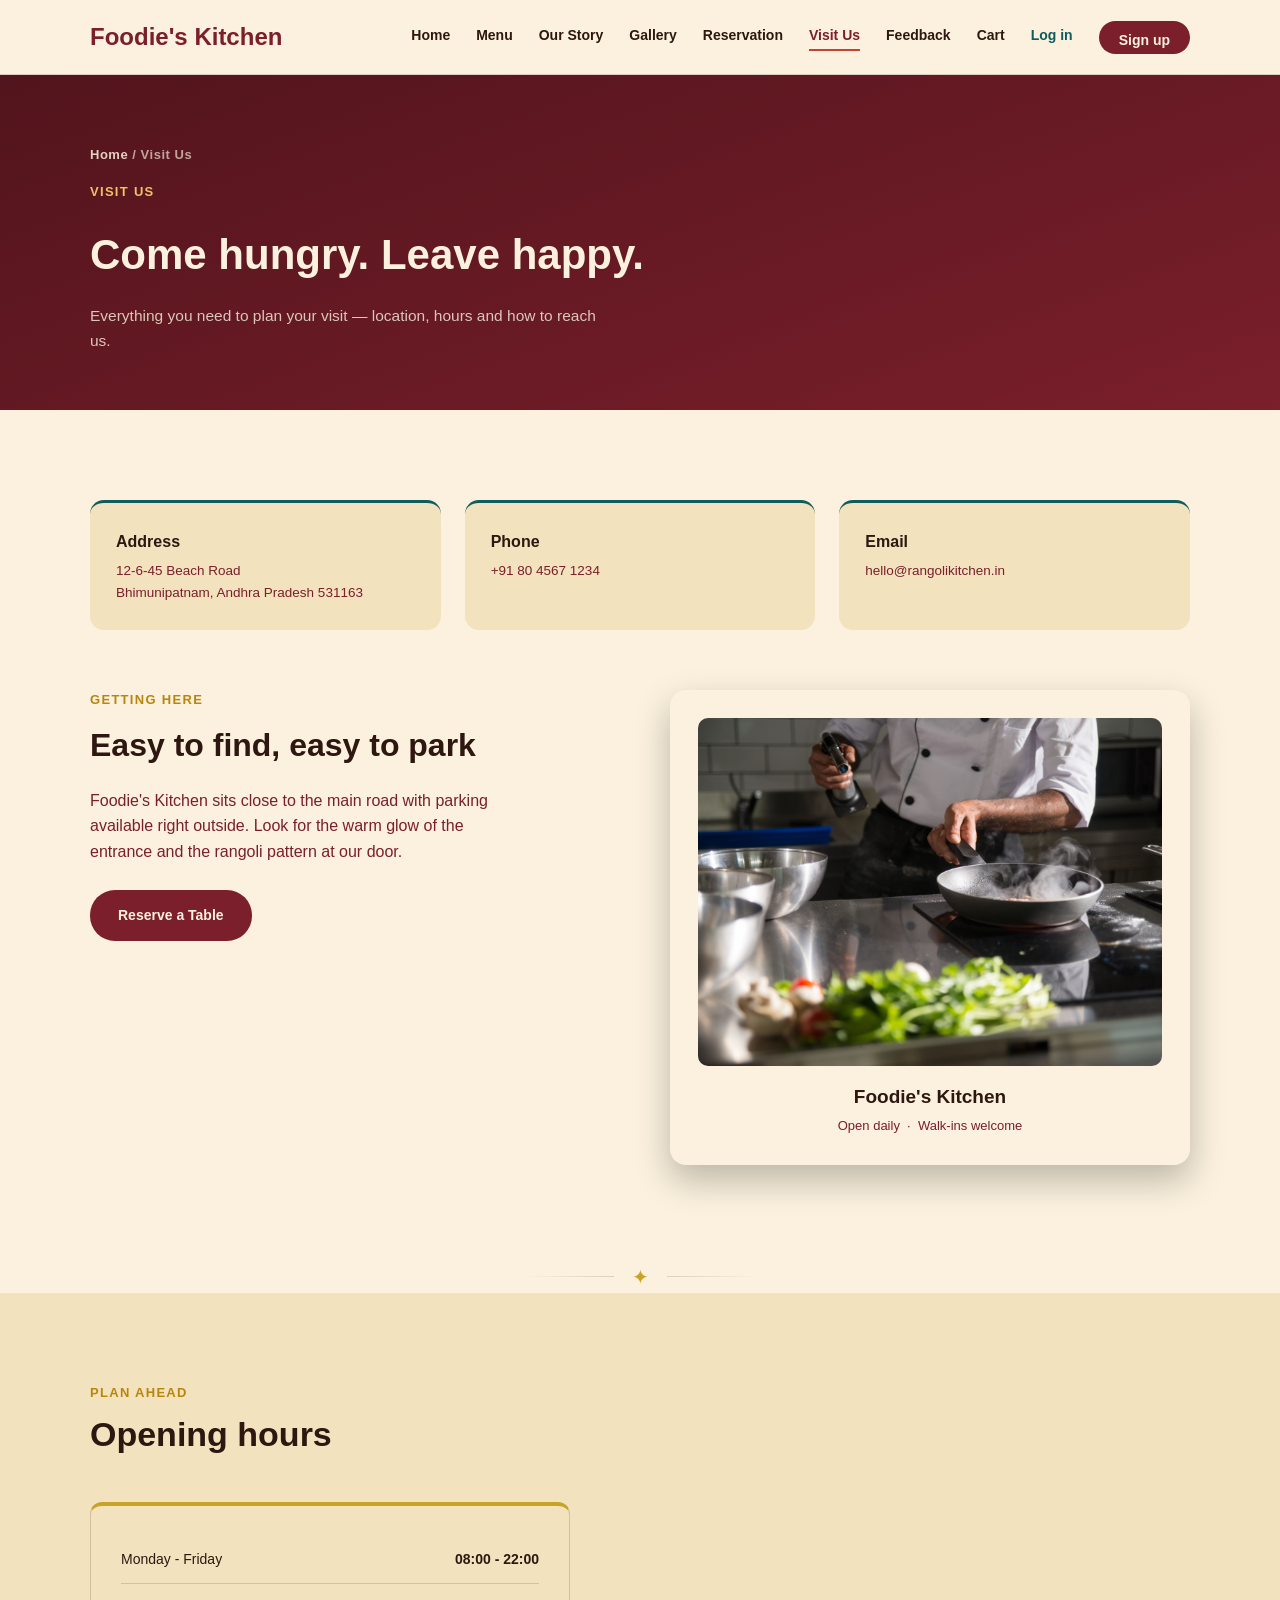
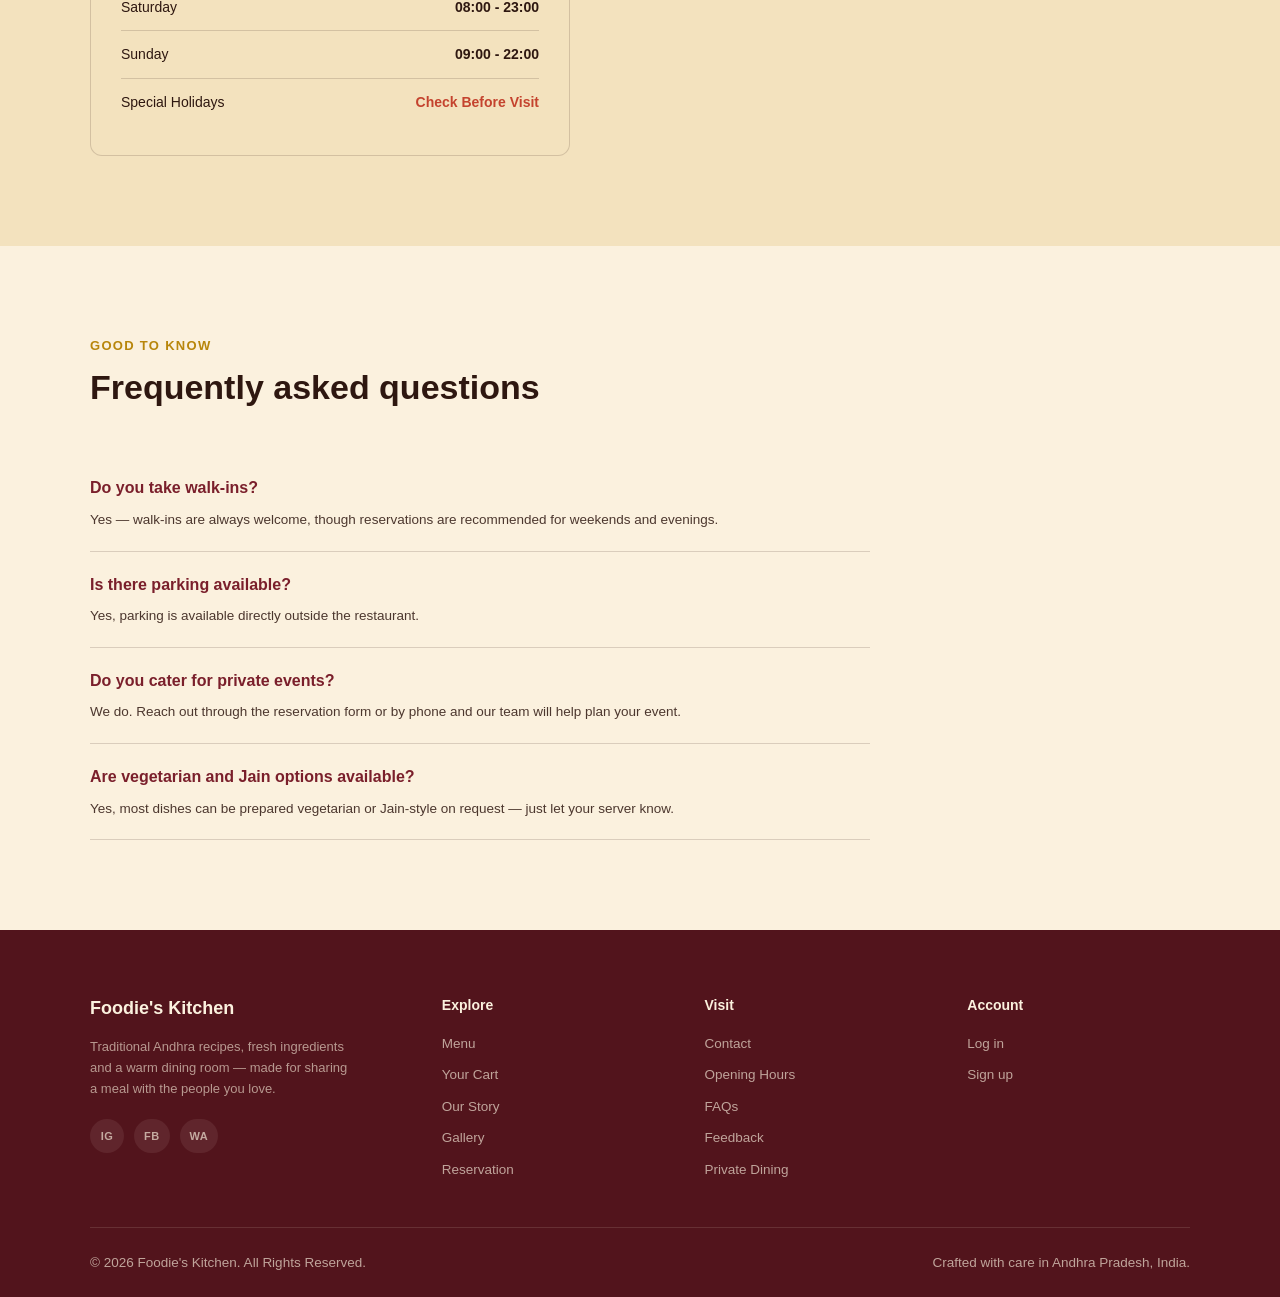
<file: contact.html>
<!DOCTYPE html>
<html lang="en">

<head>

    <meta charset="UTF-8">

    <meta name="viewport" content="width=device-width, initial-scale=1.0">

    <meta name="description" content="Find Foodie's Kitchen — address, hours, phone, and answers to common questions.">

    <title>Visit Us | Foodie's Kitchen</title>

    <link rel="stylesheet" href="./style.css">

</head>

<body>

    <input type="checkbox" id="nav-toggle">

    <header>

        <div class="nav">

            <a href="./index.html" class="mark">

                Foodie's Kitchen

            </a>


            <label class="burger" for="nav-toggle">

                <span></span>
                <span></span>
                <span></span>

            </label>


            <nav class="nav-links">

                <a href="./index.html">

                    Home

                </a>


                <a href="./menu.html">

                    Menu

                </a>


                <a href="./about.html">

                    Our Story

                </a>


                <a href="./gallery.html">

                    Gallery

                </a>


                <a href="./reservation.html">

                    Reservation

                </a>


                <a href="./contact.html" class="current">

                    Visit Us

                </a>

                <a href="./feedback.html">

                    Feedback

                </a>

                <a href="./cart.html" class="cart-link">

                    Cart

                </a>

                <a href="./authentication/login.html" class="account-link">

                    Log in

                </a>

                <a href="./authentication/signin.html" class="visit-btn">

                    Sign up

                </a>

            </nav>

        </div>

    </header>
    <section class="page-hero">

        <div class="wrap">

            <div class="breadcrumb">

                <a href="./index.html">Home</a> / Visit Us

            </div>

            <div class="hero-eyebrow" style="color: var(--amber-soft);">Visit Us</div>

            <h1>Come hungry. Leave happy.</h1>

            <p>Everything you need to plan your visit — location, hours and how to reach us.</p>

        </div>

    </section>


    <section id="contact-info">

        <div class="wrap">

            <div class="contact-grid">

                <div class="contact-card">

                    <h3>Address</h3>

                    <p>12-6-45 Beach Road<br>Bhimunipatnam, Andhra Pradesh 531163</p>

                </div>


                <div class="contact-card">

                    <h3>Phone</h3>

                    <p><a href="tel:+918045671234">+91 80 4567 1234</a></p>

                </div>


                <div class="contact-card">

                    <h3>Email</h3>

                    <p><a href="mailto:hello@rangolikitchen.in">hello@rangolikitchen.in</a></p>

                </div>

            </div>


            <div class="visit-grid" style="align-items: stretch;">

                <div>

                    <div class="section-eyebrow" style="color: var(--brass);">Getting Here</div>

                    <h2 style="font-weight:600; font-size:32px; margin-bottom:16px; color: var(--ink);">Easy to find,
                        easy to park</h2>

                    <p style="max-width:440px; color: var(--walnut); margin-bottom: 26px;">

                        Foodie's Kitchen sits close to the main road with parking
                        available right outside. Look for the warm glow
                        of the entrance and the rangoli pattern at our door.

                    </p>

                    <a href="./reservation.html" class="btn-primary">Reserve a Table</a>

                </div>


                <div class="map-content">

                    <img src="./images/cheffs/pexels-kampus-8629103.jpg" alt="Cooking at Foodie's Kitchen">

                    <h3>Foodie's Kitchen</h3>

                    <p style="font-size: 13px; color: var(--walnut);">Open daily &nbsp;·&nbsp; Walk-ins welcome</p>

                </div>

            </div>

        </div>

    </section>

    <div class="rangoli-divider" aria-hidden="true">

        <span class="line"></span>

        <span class="divider-mark">✦</span>

        <span class="line right"></span>

    </div>


    <section id="hours" style="background: var(--paper-deep);">

        <div class="wrap">

            <div class="section-head">

                <div>

                    <div class="section-eyebrow">Plan Ahead</div>

                    <h2>Opening hours</h2>

                </div>

            </div>


            <div class="hours-card" style="max-width: 480px;">

                <div class="hours-row">
                    <span>Monday - Friday</span>
                    <span class="time">08:00 - 22:00</span>
                </div>

                <div class="hours-row">
                    <span>Saturday</span>
                    <span class="time">08:00 - 23:00</span>
                </div>

                <div class="hours-row">
                    <span>Sunday</span>
                    <span class="time">09:00 - 22:00</span>
                </div>

                <div class="hours-row closed">
                    <span>Special Holidays</span>
                    <span class="time">Check Before Visit</span>
                </div>

            </div>

        </div>

    </section>


    <section id="faq">

        <div class="wrap">

            <div class="section-head">

                <div>

                    <div class="section-eyebrow">Good to Know</div>

                    <h2>Frequently asked questions</h2>

                </div>

            </div>


            <div class="faq-list">

                <div class="faq-item">
                    <h3>Do you take walk-ins?</h3>
                    <p>Yes — walk-ins are always welcome, though reservations are recommended for weekends and evenings.
                    </p>
                </div>

                <div class="faq-item">
                    <h3>Is there parking available?</h3>
                    <p>Yes, parking is available directly outside the restaurant.</p>
                </div>

                <div class="faq-item">
                    <h3>Do you cater for private events?</h3>
                    <p>We do. Reach out through the reservation form or by phone and our team will help plan your event.
                    </p>
                </div>

                <div class="faq-item">
                    <h3>Are vegetarian and Jain options available?</h3>
                    <p>Yes, most dishes can be prepared vegetarian or Jain-style on request — just let your server know.
                    </p>
                </div>

            </div>

        </div>

    </section>

    <footer>

        <div class="wrap">

            <div class="footer-grid">

                <div class="footer-brand-col">

                    <div class="footer-brand">

                        <span class="footer-mark">Foodie's Kitchen</span>

                    </div>

                    <p>

                        Traditional Andhra recipes, fresh ingredients
                        and a warm dining room — made for sharing
                        a meal with the people you love.

                    </p>

                    <div class="social-row">

                        <a href="#" aria-label="Instagram">IG</a>

                        <a href="#" aria-label="Facebook">FB</a>

                        <a href="#" aria-label="WhatsApp">WA</a>

                    </div>

                </div>


                <div class="footer-col">

                    <h4>Explore</h4>

                    <ul>

                        <li><a href="./menu.html">Menu</a></li>
                        <li><a href="./cart.html">Your Cart</a></li>
                        <li><a href="./about.html">Our Story</a></li>
                        <li><a href="./gallery.html">Gallery</a></li>
                        <li><a href="./reservation.html">Reservation</a></li>

                    </ul>

                </div>


                <div class="footer-col">

                    <h4>Visit</h4>

                    <ul>

                        <li><a href="./contact.html">Contact</a></li>
                        <li><a href="./contact.html#hours">Opening Hours</a></li>
                        <li><a href="./contact.html#faq">FAQs</a></li>
                        <li><a href="./feedback.html">Feedback</a></li>
                        <li><a href="./reservation.html">Private Dining</a></li>

                    </ul>

                </div>


                <div class="footer-col">

                    <h4>Account</h4>

                    <ul>

                        <li><a href="./authentication/login.html">Log in</a></li>
                        <li><a href="./authentication/signin.html">Sign up</a></li>

                    </ul>

                </div>

            </div>


            <div class="footer-row">

                <span>© 2026 Foodie's Kitchen. All Rights Reserved.</span>

                <span>Crafted with care in Andhra Pradesh, India.</span>

            </div>

        </div>

    </footer>

</body>

</html>
</file>
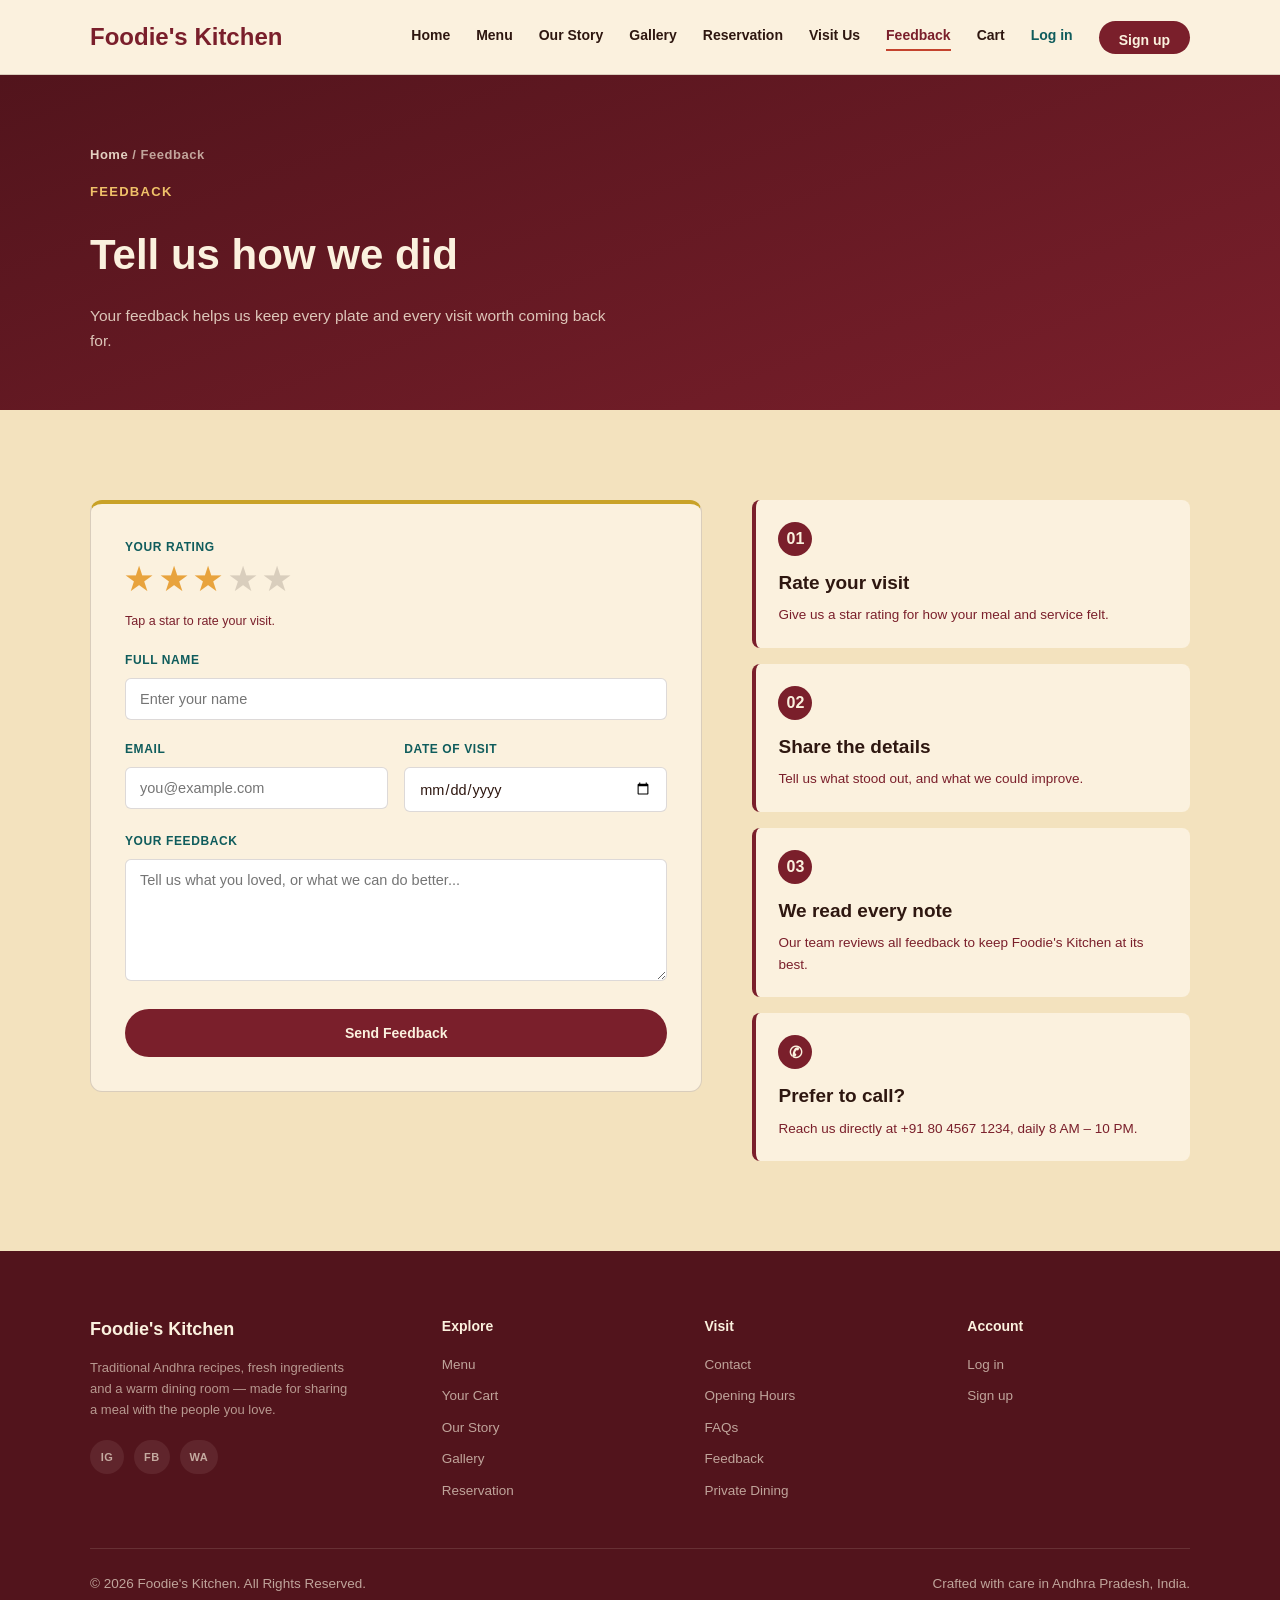
<file: feedback.html>
<!DOCTYPE html>
<html lang="en">

<head>

    <meta charset="UTF-8">

    <meta name="viewport" content="width=device-width, initial-scale=1.0">

    <meta name="description"
        content="Tell Foodie's Kitchen how your visit went — share a rating and a few words with our team.">

    <title>Feedback | Foodie's Kitchen</title>

    <link rel="stylesheet" href="./style.css">

</head>

<body>

    <input type="checkbox" id="nav-toggle">

    <header>

        <div class="nav">

            <a href="./index.html" class="mark">

                Foodie's Kitchen

            </a>


            <label class="burger" for="nav-toggle">

                <span></span>
                <span></span>
                <span></span>

            </label>


            <nav class="nav-links">

                <a href="./index.html">

                    Home

                </a>


                <a href="./menu.html">

                    Menu

                </a>


                <a href="./about.html">

                    Our Story

                </a>


                <a href="./gallery.html">

                    Gallery

                </a>


                <a href="./reservation.html">

                    Reservation

                </a>


                <a href="./contact.html">

                    Visit Us

                </a>

                <a href="./feedback.html" class="current">

                    Feedback

                </a>

                <a href="./cart.html" class="cart-link">

                    Cart

                </a>

                <a href="./authentication/login.html" class="account-link">

                    Log in

                </a>

                <a href="./authentication/signin.html" class="visit-btn">

                    Sign up

                </a>

            </nav>

        </div>

    </header>

    <section class="page-hero">

        <div class="wrap">

            <div class="breadcrumb">

                <a href="./index.html">Home</a> / Feedback

            </div>

            <div class="hero-eyebrow" style="color: var(--amber-soft);">Feedback</div>

            <h1>Tell us how we did</h1>

            <p>Your feedback helps us keep every plate and every visit worth coming back for.</p>

        </div>

    </section>


    <section class="reserve-section" id="feedback-form">

        <div class="wrap">

            <div class="reserve-grid">

                <form class="reserve-form" action="mailto:hello@rangolikitchen.in" method="post" enctype="text/plain">

                    <div class="form-row">
                        <label>Your Rating</label>
                        <div class="star-rating">
                            <input type="radio" id="star5" name="Rating" value="5">
                            <label for="star5">★</label>
                            <input type="radio" id="star4" name="Rating" value="4">
                            <label for="star4">★</label>
                            <input type="radio" id="star3" name="Rating" value="3" checked>
                            <label for="star3">★</label>
                            <input type="radio" id="star2" name="Rating" value="2">
                            <label for="star2">★</label>
                            <input type="radio" id="star1" name="Rating" value="1">
                            <label for="star1">★</label>
                        </div>
                        <p class="rating-note">Tap a star to rate your visit.</p>
                    </div>

                    <div class="form-row">
                        <label for="fb-name">Full Name</label>
                        <input type="text" id="fb-name" name="Name" placeholder="Enter your name" required>
                    </div>

                    <div class="form-row two-col">
                        <div>
                            <label for="fb-email">Email</label>
                            <input type="email" id="fb-email" name="Email" placeholder="you@example.com" required>
                        </div>
                        <div>
                            <label for="fb-visit-date">Date of Visit</label>
                            <input type="date" id="fb-visit-date" name="Visit Date">
                        </div>
                    </div>

                    <div class="form-row">
                        <label for="fb-message">Your Feedback</label>
                        <textarea id="fb-message" name="Feedback" rows="6"
                            placeholder="Tell us what you loved, or what we can do better..." required></textarea>
                    </div>

                    <button type="submit" class="btn-primary full-width">Send Feedback</button>

                </form>


                <div class="reserve-side">

                    <div class="reservation-box">
                        <span class="reservation-number">01</span>
                        <h3>Rate your visit</h3>
                        <p>Give us a star rating for how your meal and service felt.</p>
                    </div>

                    <div class="reservation-box">
                        <span class="reservation-number">02</span>
                        <h3>Share the details</h3>
                        <p>Tell us what stood out, and what we could improve.</p>
                    </div>

                    <div class="reservation-box">
                        <span class="reservation-number">03</span>
                        <h3>We read every note</h3>
                        <p>Our team reviews all feedback to keep Foodie's Kitchen at its best.</p>
                    </div>

                    <div class="reservation-box">
                        <span class="reservation-number">✆</span>
                        <h3>Prefer to call?</h3>
                        <p>Reach us directly at +91 80 4567 1234, daily 8 AM – 10 PM.</p>
                    </div>

                </div>

            </div>

        </div>

    </section>

    <footer>

        <div class="wrap">

            <div class="footer-grid">

                <div class="footer-brand-col">

                    <div class="footer-brand">

                        <span class="footer-mark">Foodie's Kitchen</span>

                    </div>

                    <p>

                        Traditional Andhra recipes, fresh ingredients
                        and a warm dining room — made for sharing
                        a meal with the people you love.

                    </p>

                    <div class="social-row">

                        <a href="#" aria-label="Instagram">IG</a>

                        <a href="#" aria-label="Facebook">FB</a>

                        <a href="#" aria-label="WhatsApp">WA</a>

                    </div>

                </div>


                <div class="footer-col">

                    <h4>Explore</h4>

                    <ul>

                        <li><a href="./menu.html">Menu</a></li>
                        <li><a href="./cart.html">Your Cart</a></li>
                        <li><a href="./about.html">Our Story</a></li>
                        <li><a href="./gallery.html">Gallery</a></li>
                        <li><a href="./reservation.html">Reservation</a></li>

                    </ul>

                </div>


                <div class="footer-col">

                    <h4>Visit</h4>

                    <ul>

                        <li><a href="./contact.html">Contact</a></li>
                        <li><a href="./contact.html#hours">Opening Hours</a></li>
                        <li><a href="./contact.html#faq">FAQs</a></li>
                        <li><a href="./feedback.html">Feedback</a></li>
                        <li><a href="./reservation.html">Private Dining</a></li>

                    </ul>

                </div>


                <div class="footer-col">

                    <h4>Account</h4>

                    <ul>

                        <li><a href="./authentication/login.html">Log in</a></li>
                        <li><a href="./authentication/signin.html">Sign up</a></li>

                    </ul>

                </div>

            </div>


            <div class="footer-row">

                <span>© 2026 Foodie's Kitchen. All Rights Reserved.</span>

                <span>Crafted with care in Andhra Pradesh, India.</span>

            </div>

        </div>

    </footer>

</body>

</html>
</file>
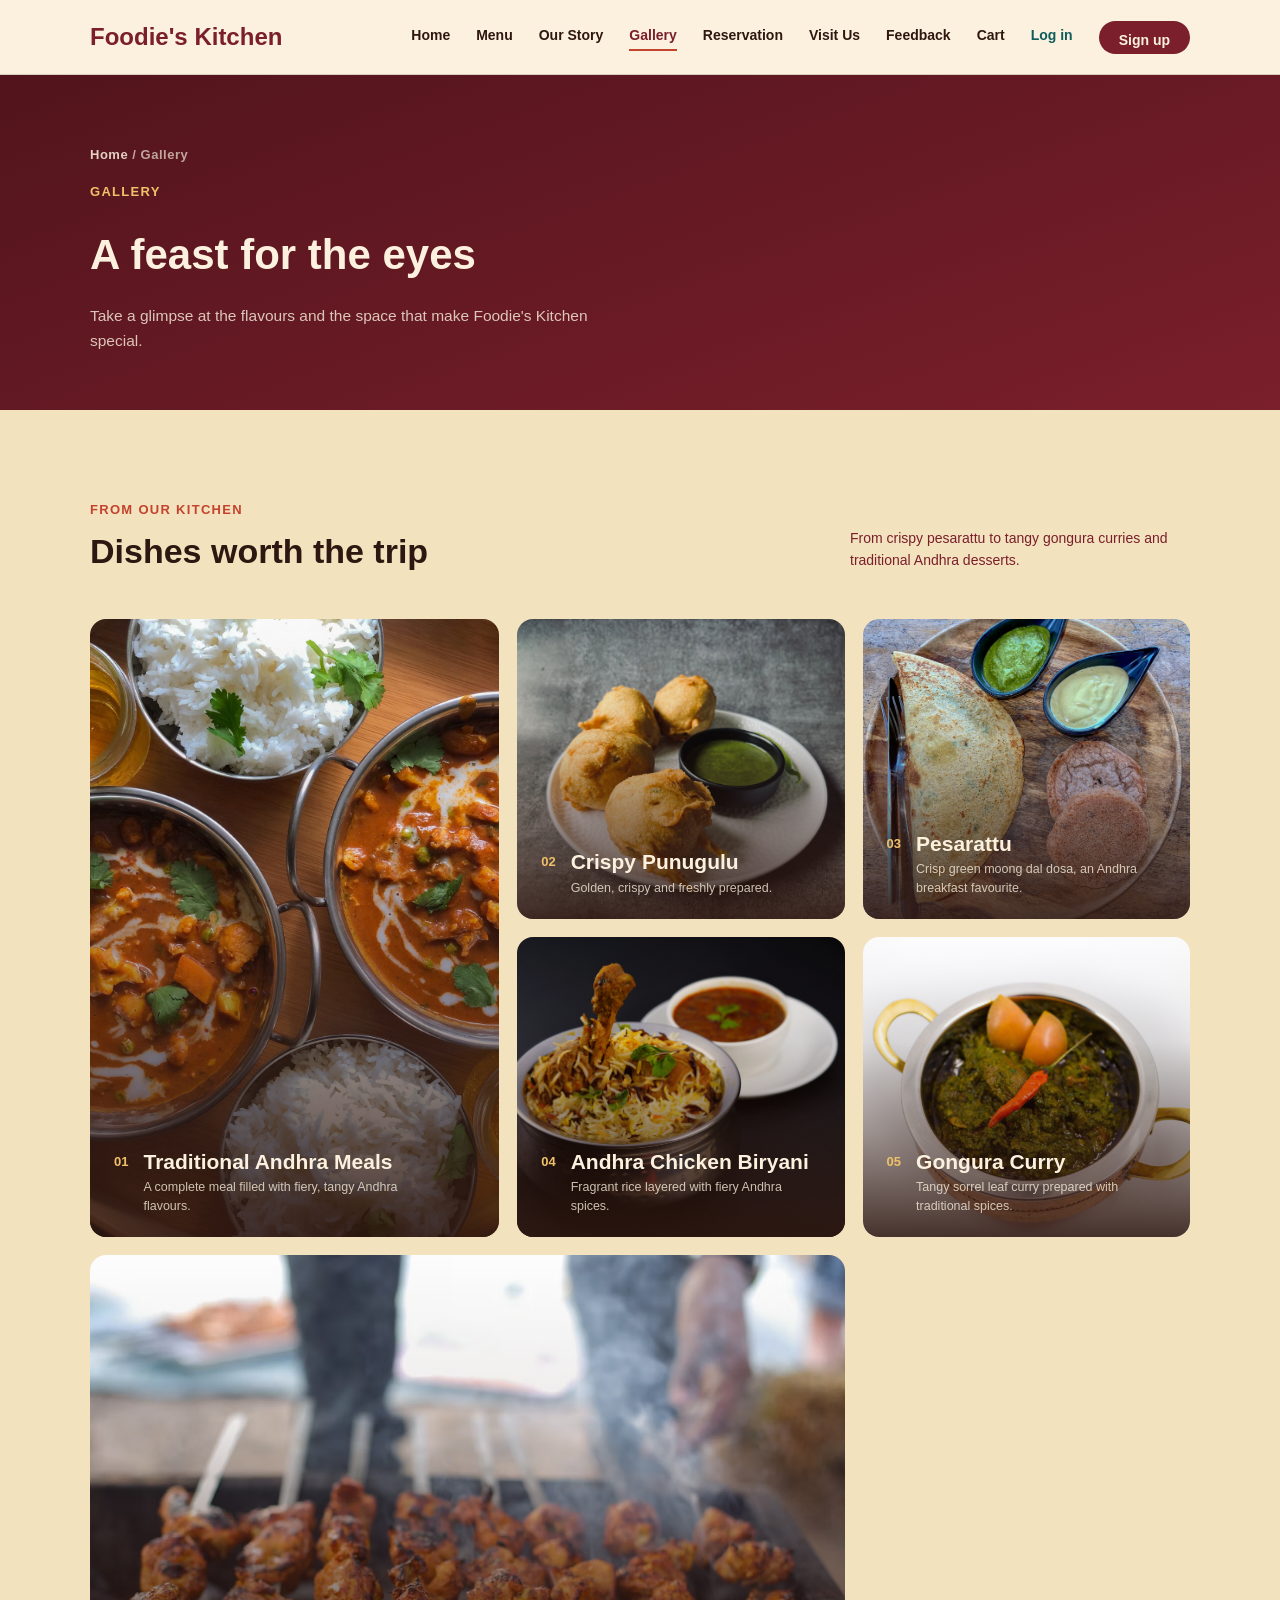
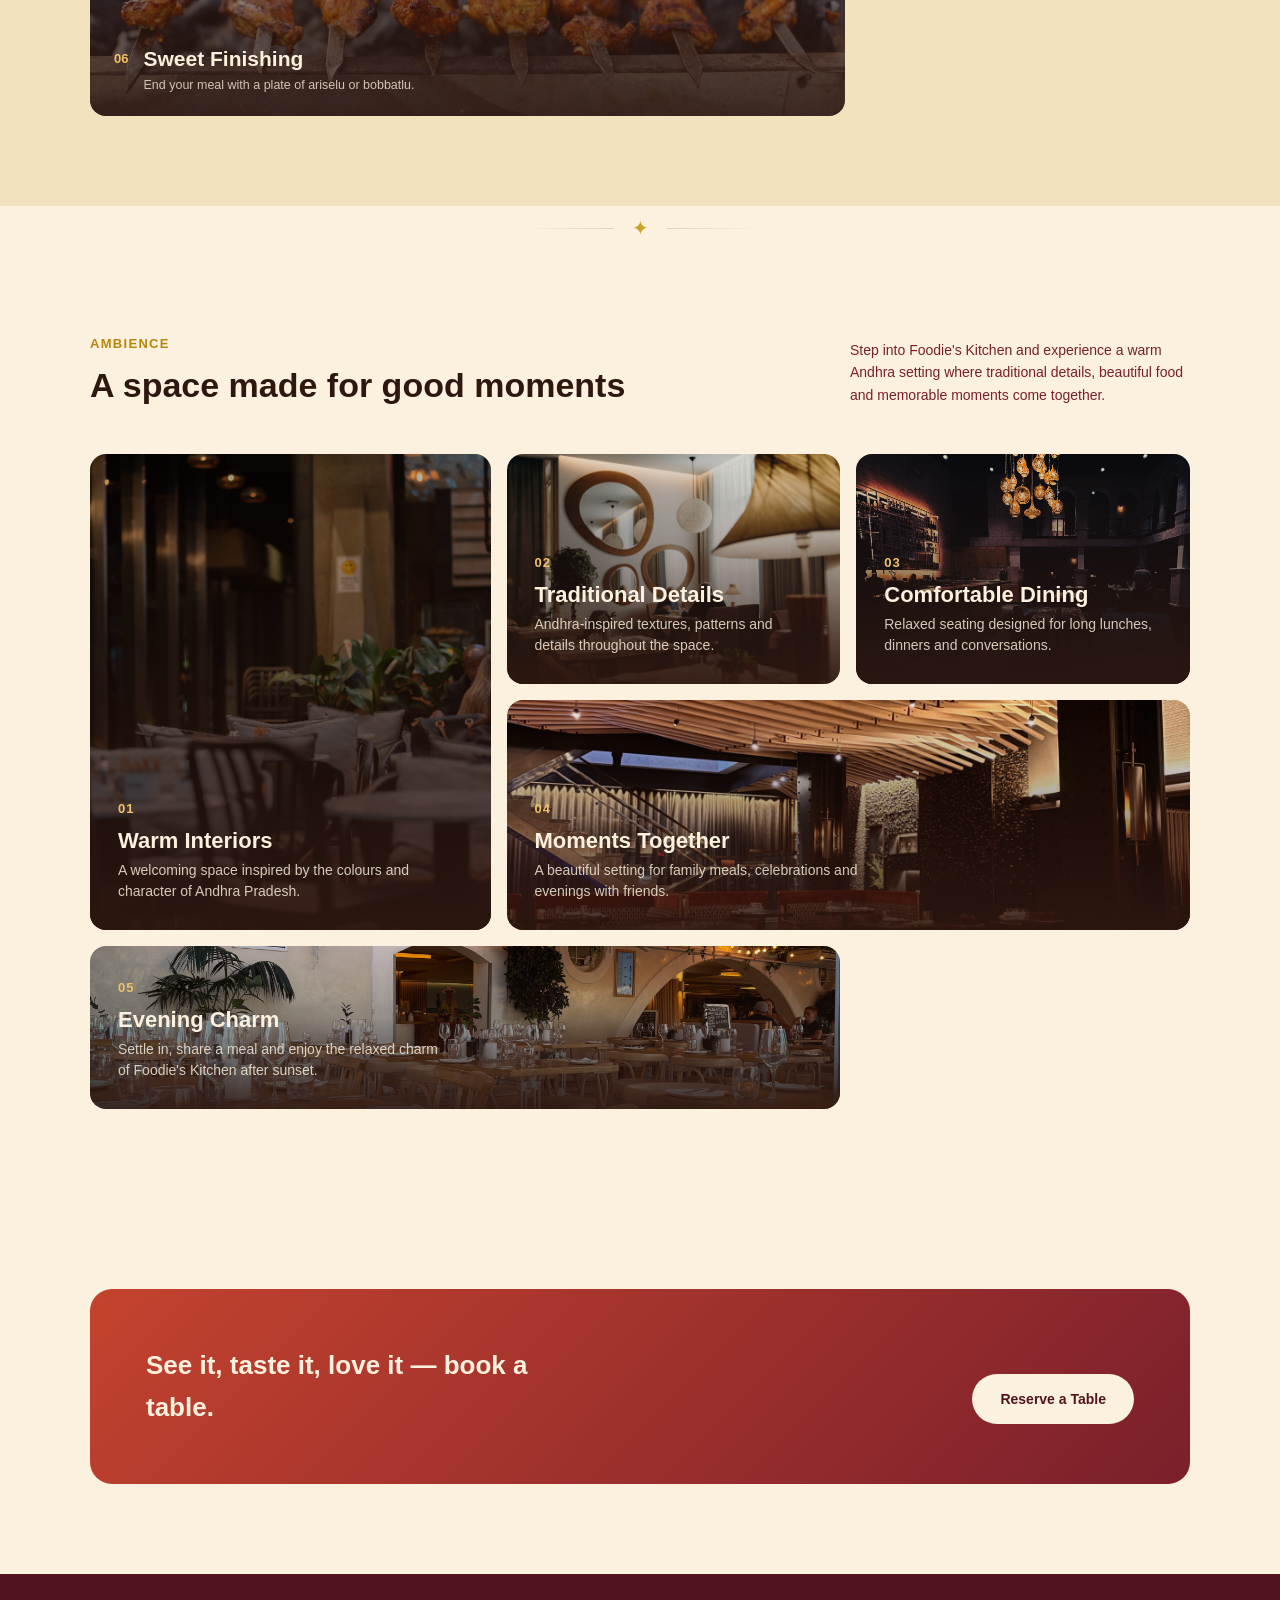
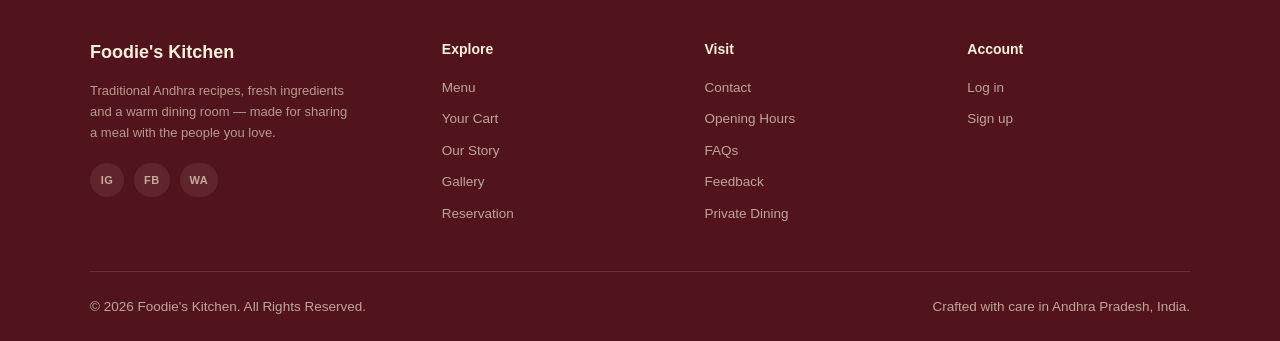
<file: gallery.html>
<!DOCTYPE html>
<html lang="en">

<head>

    <meta charset="UTF-8">

    <meta name="viewport" content="width=device-width, initial-scale=1.0">

    <meta name="description" content="A look inside Foodie's Kitchen — our dishes and our dining room.">

    <title>Gallery | Foodie's Kitchen</title>

    <link rel="stylesheet" href="./style.css">

</head>

<body>

    <input type="checkbox" id="nav-toggle">

    <header>

        <div class="nav">

            <a href="./index.html" class="mark">

                Foodie's Kitchen

            </a>


            <label class="burger" for="nav-toggle">

                <span></span>
                <span></span>
                <span></span>

            </label>


            <nav class="nav-links">

                <a href="./index.html">

                    Home

                </a>


                <a href="./menu.html">

                    Menu

                </a>


                <a href="./about.html">

                    Our Story

                </a>


                <a href="./gallery.html" class="current">

                    Gallery

                </a>


                <a href="./reservation.html">

                    Reservation

                </a>


                <a href="./contact.html">

                    Visit Us

                </a>

                <a href="./feedback.html">

                    Feedback

                </a>

                <a href="./cart.html" class="cart-link">

                    Cart

                </a>

                <a href="./authentication/login.html" class="account-link">

                    Log in

                </a>

                <a href="./authentication/signin.html" class="visit-btn">

                    Sign up

                </a>

            </nav>

        </div>

    </header>
    <section class="page-hero">

        <div class="wrap">

            <div class="breadcrumb">

                <a href="./index.html">Home</a> / Gallery

            </div>

            <div class="hero-eyebrow" style="color: var(--amber-soft);">Gallery</div>

            <h1>A feast for the eyes</h1>

            <p>Take a glimpse at the flavours and the space that make Foodie's Kitchen special.</p>

        </div>

    </section>


    <section class="food-gallery-section" id="food-gallery">

        <div class="wrap">

            <div class="section-head">

                <div>

                    <div class="section-eyebrow">From Our Kitchen</div>

                    <h2>Dishes worth the trip</h2>

                </div>

                <p class="section-note">

                    From crispy pesarattu to tangy gongura curries and
                    traditional Andhra desserts.

                </p>

            </div>


            <div class="food-gallery">

                <article class="food-image-card food-image-large">

                    <img src="./images/food/photo-1585937421612-70a008356fbe.jpg"
                        alt="Traditional Andhra meals platter">

                    <div class="food-image-overlay">
                        <span>01</span>
                        <div>
                            <h3>Traditional Andhra Meals</h3>
                            <p>A complete meal filled with fiery, tangy Andhra flavours.</p>
                        </div>
                    </div>

                </article>


                <article class="food-image-card">

                    <img src="./images/food/Crispy Punugulu.jpg" alt="Punugulu fritters">

                    <div class="food-image-overlay">
                        <span>02</span>
                        <div>
                            <h3>Crispy Punugulu</h3>
                            <p>Golden, crispy and freshly prepared.</p>
                        </div>
                    </div>

                </article>


                <article class="food-image-card">

                    <img src="./images/food/Pesarattu.jpg" alt="Pesarattu dosa">

                    <div class="food-image-overlay">
                        <span>03</span>
                        <div>
                            <h3>Pesarattu</h3>
                            <p>Crisp green moong dal dosa, an Andhra breakfast favourite.</p>
                        </div>
                    </div>

                </article>


                <article class="food-image-card">

                    <img src="./images/food/Chicken Biryani.jpg" alt="Andhra style chicken biryani">

                    <div class="food-image-overlay">
                        <span>04</span>
                        <div>
                            <h3>Andhra Chicken Biryani</h3>
                            <p>Fragrant rice layered with fiery Andhra spices.</p>
                        </div>
                    </div>

                </article>


                <article class="food-image-card">

                    <img src="./images/food/Gongura Curry.jpg" alt="Gongura curry and rice">

                    <div class="food-image-overlay">
                        <span>05</span>
                        <div>
                            <h3>Gongura Curry</h3>
                            <p>Tangy sorrel leaf curry prepared with traditional spices.</p>
                        </div>
                    </div>

                </article>


                <article class="food-image-card food-image-wide">

                    <img src="./images/food/photo-1599487488170-d11ec9c172f0.jpg" alt="Andhra sweets">

                    <div class="food-image-overlay">
                        <span>06</span>
                        <div>
                            <h3>Sweet Finishing</h3>
                            <p>End your meal with a plate of ariselu or bobbatlu.</p>
                        </div>
                    </div>

                </article>

            </div>

        </div>

    </section>

    <div class="rangoli-divider" aria-hidden="true">

        <span class="line"></span>

        <span class="divider-mark">✦</span>

        <span class="line right"></span>

    </div>


    <section id="atmosphere">

        <div class="wrap">

            <div class="section-head">

                <div>

                    <div class="section-eyebrow">Ambience</div>

                    <h2>A space made for good moments</h2>

                </div>

                <p class="section-note">

                    Step into Foodie's Kitchen and experience a warm Andhra
                    setting where traditional details, beautiful
                    food and memorable moments come together.

                </p>

            </div>


            <div class="atmosphere-grid">

                <div class="atmo-card atmo-one">
                    <div class="atmo-content">
                        <span>01</span>
                        <h3>Warm Interiors</h3>
                        <p>A welcoming space inspired by the colours and character of Andhra Pradesh.</p>
                    </div>
                </div>

                <div class="atmo-card atmo-two">
                    <div class="atmo-content">
                        <span>02</span>
                        <h3>Traditional Details</h3>
                        <p>Andhra-inspired textures, patterns and details throughout the space.</p>
                    </div>
                </div>

                <div class="atmo-card atmo-three">
                    <div class="atmo-content">
                        <span>03</span>
                        <h3>Comfortable Dining</h3>
                        <p>Relaxed seating designed for long lunches, dinners and conversations.</p>
                    </div>
                </div>

                <div class="atmo-card atmo-four">
                    <div class="atmo-content">
                        <span>04</span>
                        <h3>Moments Together</h3>
                        <p>A beautiful setting for family meals, celebrations and evenings with friends.</p>
                    </div>
                </div>

                <div class="atmo-card atmo-five">
                    <div class="atmo-content">
                        <span>05</span>
                        <h3>Evening Charm</h3>
                        <p>Settle in, share a meal and enjoy the relaxed charm of Foodie's Kitchen after sunset.</p>
                    </div>
                </div>

            </div>

        </div>

    </section>


    <section id="cta">

        <div class="wrap">

            <div class="cta-band">

                <h2>See it, taste it, love it — book a table.</h2>

                <a href="./reservation.html" class="btn-primary light-button">Reserve a Table</a>

            </div>

        </div>

    </section>

    <footer>

        <div class="wrap">

            <div class="footer-grid">

                <div class="footer-brand-col">

                    <div class="footer-brand">

                        <span class="footer-mark">Foodie's Kitchen</span>

                    </div>

                    <p>

                        Traditional Andhra recipes, fresh ingredients
                        and a warm dining room — made for sharing
                        a meal with the people you love.

                    </p>

                    <div class="social-row">

                        <a href="#" aria-label="Instagram">IG</a>

                        <a href="#" aria-label="Facebook">FB</a>

                        <a href="#" aria-label="WhatsApp">WA</a>

                    </div>

                </div>


                <div class="footer-col">

                    <h4>Explore</h4>

                    <ul>

                        <li><a href="./menu.html">Menu</a></li>
                        <li><a href="./cart.html">Your Cart</a></li>
                        <li><a href="./about.html">Our Story</a></li>
                        <li><a href="./gallery.html">Gallery</a></li>
                        <li><a href="./reservation.html">Reservation</a></li>

                    </ul>

                </div>


                <div class="footer-col">

                    <h4>Visit</h4>

                    <ul>

                        <li><a href="./contact.html">Contact</a></li>
                        <li><a href="./contact.html#hours">Opening Hours</a></li>
                        <li><a href="./contact.html#faq">FAQs</a></li>
                        <li><a href="./feedback.html">Feedback</a></li>
                        <li><a href="./reservation.html">Private Dining</a></li>

                    </ul>

                </div>


                <div class="footer-col">

                    <h4>Account</h4>

                    <ul>

                        <li><a href="./authentication/login.html">Log in</a></li>
                        <li><a href="./authentication/signin.html">Sign up</a></li>

                    </ul>

                </div>

            </div>


            <div class="footer-row">

                <span>© 2026 Foodie's Kitchen. All Rights Reserved.</span>

                <span>Crafted with care in Andhra Pradesh, India.</span>

            </div>

        </div>

    </footer>

</body>

</html>
</file>
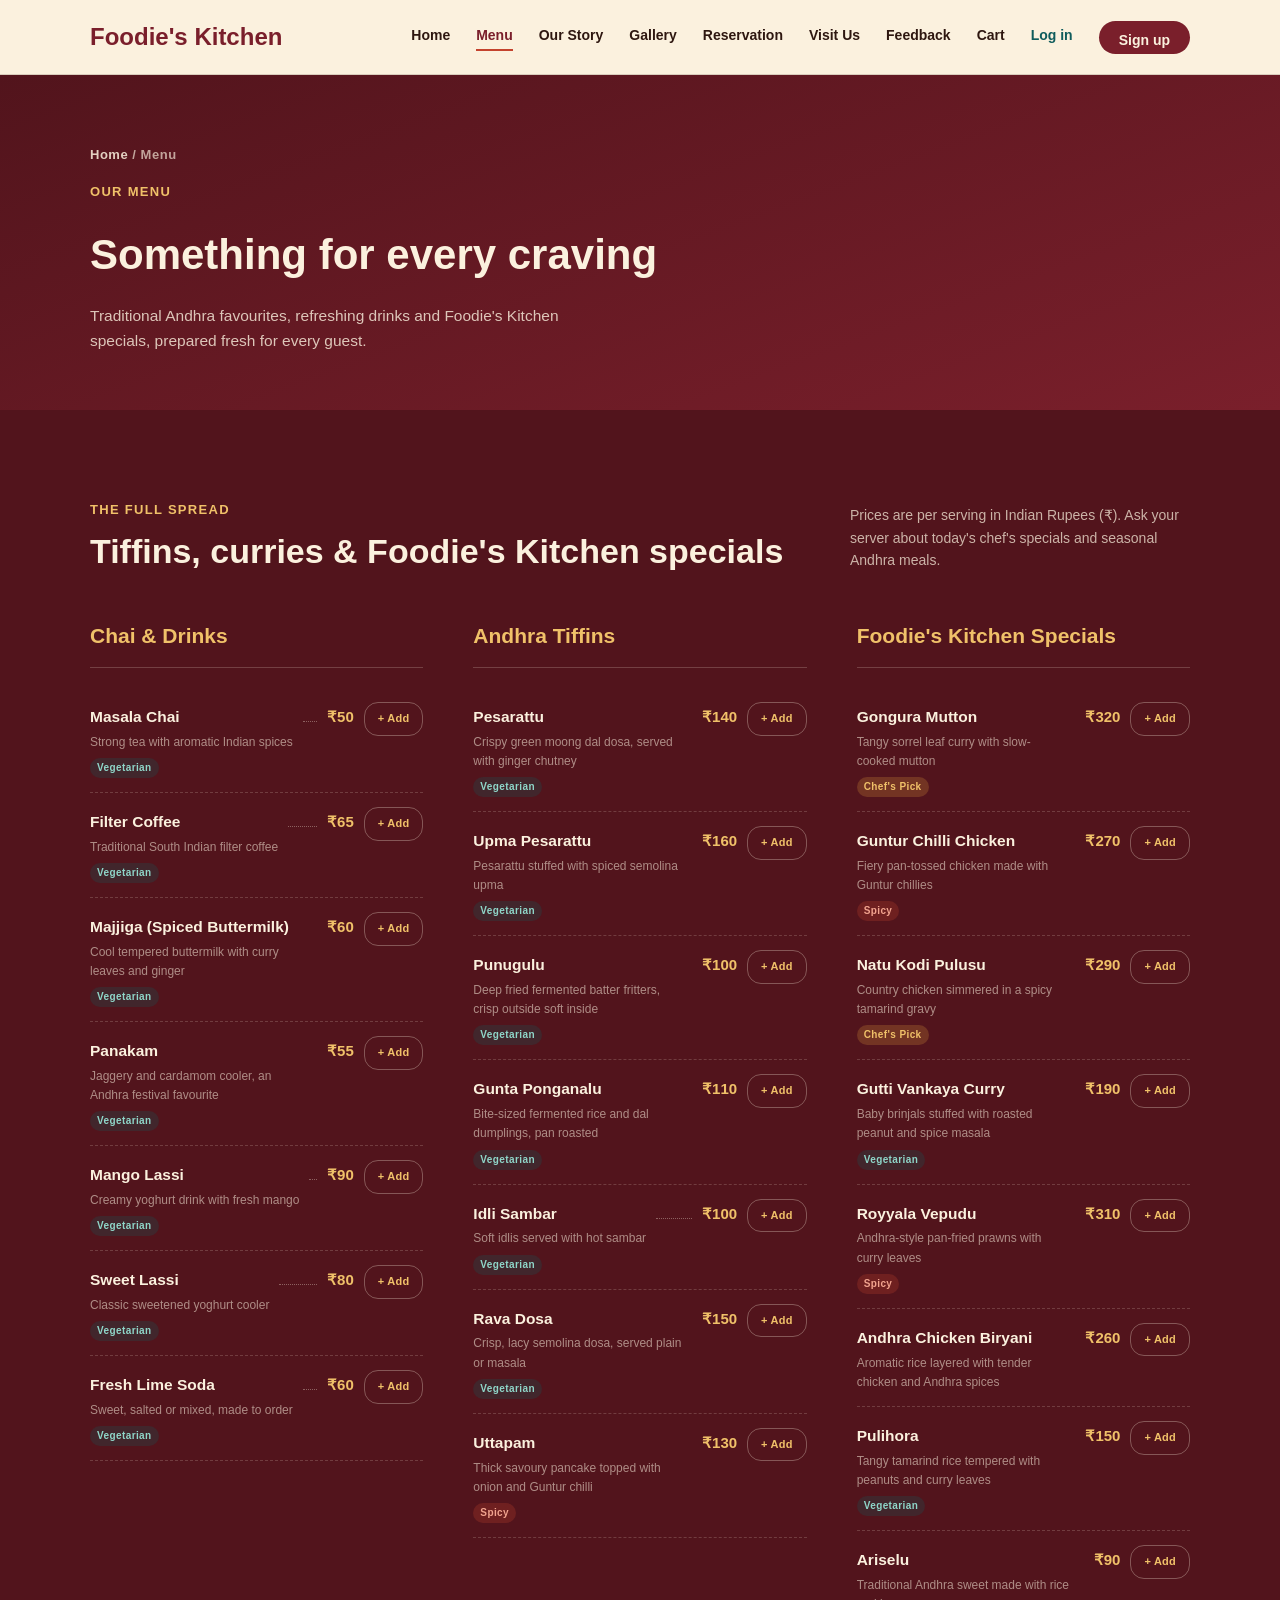
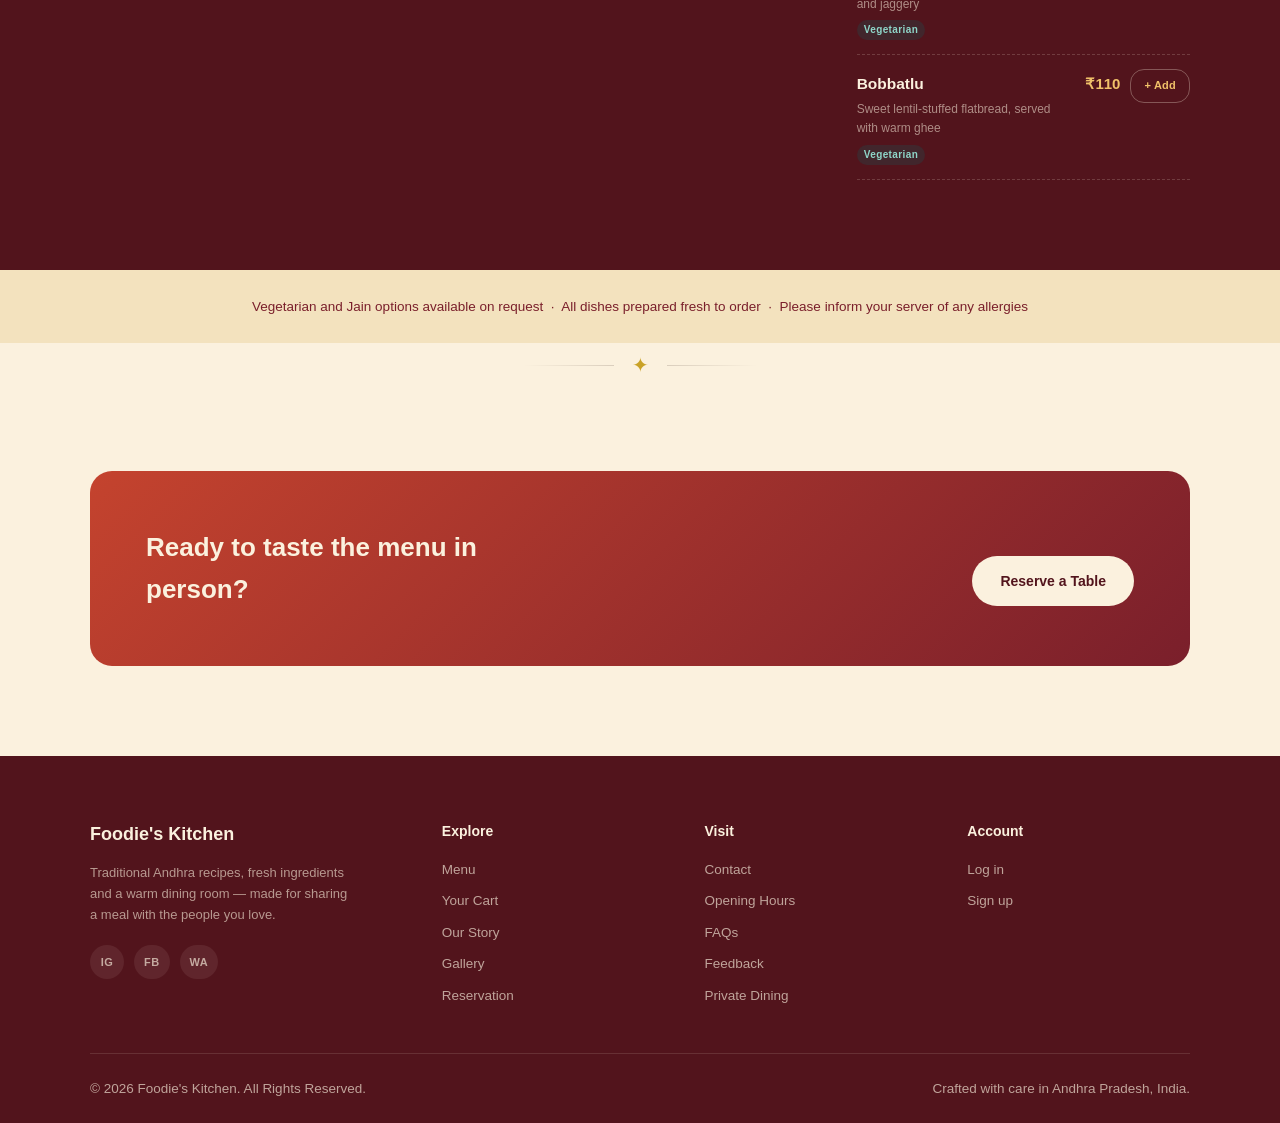
<file: menu.html>
<!DOCTYPE html>
<html lang="en">

<head>

    <meta charset="UTF-8">

    <meta name="viewport" content="width=device-width, initial-scale=1.0">

    <meta name="description"
        content="The full Foodie's Kitchen menu — Andhra tiffins, gongura curries, and Foodie's Kitchen specials.">

    <title>Menu | Foodie's Kitchen</title>

    <link rel="stylesheet" href="./style.css">

</head>

<body>

    <input type="checkbox" id="nav-toggle">

    <header>

        <div class="nav">

            <a href="./index.html" class="mark">

                Foodie's Kitchen

            </a>


            <label class="burger" for="nav-toggle">

                <span></span>
                <span></span>
                <span></span>

            </label>


            <nav class="nav-links">

                <a href="./index.html">

                    Home

                </a>


                <a href="./menu.html" class="current">

                    Menu

                </a>


                <a href="./about.html">

                    Our Story

                </a>


                <a href="./gallery.html">

                    Gallery

                </a>


                <a href="./reservation.html">

                    Reservation

                </a>


                <a href="./contact.html">

                    Visit Us

                </a>

                <a href="./feedback.html">

                    Feedback

                </a>

                <a href="./cart.html" class="cart-link">

                    Cart

                </a>

                <a href="./authentication/login.html" class="account-link">

                    Log in

                </a>

                <a href="./authentication/signin.html" class="visit-btn">

                    Sign up

                </a>

            </nav>

        </div>

    </header>
    <section class="page-hero">

        <div class="wrap">

            <div class="breadcrumb">

                <a href="./index.html">Home</a> / Menu

            </div>

            <div class="hero-eyebrow" style="color: var(--amber-soft);">Our Menu</div>

            <h1>Something for every craving</h1>

            <p>Traditional Andhra favourites, refreshing drinks and Foodie's Kitchen specials, prepared fresh for every
                guest.
            </p>

        </div>

    </section>


    <section class="menu-section" id="menu">

        <div class="wrap">

            <div class="section-head">

                <div>

                    <div class="section-eyebrow">The Full Spread</div>

                    <h2>Tiffins, curries & Foodie's Kitchen specials</h2>

                </div>

                <p class="section-note">

                    Prices are per serving in Indian Rupees (₹). Ask your
                    server about today's chef's specials and seasonal Andhra meals.

                </p>

            </div>

            <div class="menu-grid">

                <div class="menu-col">

                    <h3>Chai & Drinks</h3>

                    <div class="menu-item">

                        <div class="menu-item-text">

                            <span class="name">Masala Chai</span>

                            <span class="desc">Strong tea with aromatic Indian spices</span>

                            <span class="tag tag-veg">Vegetarian</span>

                        </div>

                        <span class="leader"></span>

                        <span class="price">₹50</span>

                        <div class="cart-toggle">
                            <input type="checkbox" id="cart-m1" class="cart-check">
                            <label for="cart-m1" class="cart-btn"><span class="add-text">+ Add</span><span
                                    class="added-text">&#10003; Added</span></label>
                        </div>

                    </div>

                    <div class="menu-item">

                        <div class="menu-item-text">

                            <span class="name">Filter Coffee</span>

                            <span class="desc">Traditional South Indian filter coffee</span>

                            <span class="tag tag-veg">Vegetarian</span>

                        </div>

                        <span class="leader"></span>

                        <span class="price">₹65</span>

                        <div class="cart-toggle">
                            <input type="checkbox" id="cart-m2" class="cart-check">
                            <label for="cart-m2" class="cart-btn"><span class="add-text">+ Add</span><span
                                    class="added-text">&#10003; Added</span></label>
                        </div>

                    </div>

                    <div class="menu-item">

                        <div class="menu-item-text">

                            <span class="name">Majjiga (Spiced Buttermilk)</span>

                            <span class="desc">Cool tempered buttermilk with curry leaves and ginger</span>

                            <span class="tag tag-veg">Vegetarian</span>

                        </div>

                        <span class="leader"></span>

                        <span class="price">₹60</span>

                        <div class="cart-toggle">
                            <input type="checkbox" id="cart-m3" class="cart-check">
                            <label for="cart-m3" class="cart-btn"><span class="add-text">+ Add</span><span
                                    class="added-text">&#10003; Added</span></label>
                        </div>

                    </div>

                    <div class="menu-item">

                        <div class="menu-item-text">

                            <span class="name">Panakam</span>

                            <span class="desc">Jaggery and cardamom cooler, an Andhra festival favourite</span>

                            <span class="tag tag-veg">Vegetarian</span>

                        </div>

                        <span class="leader"></span>

                        <span class="price">₹55</span>

                        <div class="cart-toggle">
                            <input type="checkbox" id="cart-m4" class="cart-check">
                            <label for="cart-m4" class="cart-btn"><span class="add-text">+ Add</span><span
                                    class="added-text">&#10003; Added</span></label>
                        </div>

                    </div>

                    <div class="menu-item">

                        <div class="menu-item-text">

                            <span class="name">Mango Lassi</span>

                            <span class="desc">Creamy yoghurt drink with fresh mango</span>

                            <span class="tag tag-veg">Vegetarian</span>

                        </div>

                        <span class="leader"></span>

                        <span class="price">₹90</span>

                        <div class="cart-toggle">
                            <input type="checkbox" id="cart-m5" class="cart-check">
                            <label for="cart-m5" class="cart-btn"><span class="add-text">+ Add</span><span
                                    class="added-text">&#10003; Added</span></label>
                        </div>

                    </div>

                    <div class="menu-item">

                        <div class="menu-item-text">

                            <span class="name">Sweet Lassi</span>

                            <span class="desc">Classic sweetened yoghurt cooler</span>

                            <span class="tag tag-veg">Vegetarian</span>

                        </div>

                        <span class="leader"></span>

                        <span class="price">₹80</span>

                        <div class="cart-toggle">
                            <input type="checkbox" id="cart-m6" class="cart-check">
                            <label for="cart-m6" class="cart-btn"><span class="add-text">+ Add</span><span
                                    class="added-text">&#10003; Added</span></label>
                        </div>

                    </div>

                    <div class="menu-item">

                        <div class="menu-item-text">

                            <span class="name">Fresh Lime Soda</span>

                            <span class="desc">Sweet, salted or mixed, made to order</span>

                            <span class="tag tag-veg">Vegetarian</span>

                        </div>

                        <span class="leader"></span>

                        <span class="price">₹60</span>

                        <div class="cart-toggle">
                            <input type="checkbox" id="cart-m7" class="cart-check">
                            <label for="cart-m7" class="cart-btn"><span class="add-text">+ Add</span><span
                                    class="added-text">&#10003; Added</span></label>
                        </div>

                    </div>

                </div>

                <div class="menu-col">

                    <h3>Andhra Tiffins</h3>

                    <div class="menu-item">

                        <div class="menu-item-text">

                            <span class="name">Pesarattu</span>

                            <span class="desc">Crispy green moong dal dosa, served with ginger chutney</span>

                            <span class="tag tag-veg">Vegetarian</span>

                        </div>

                        <span class="leader"></span>

                        <span class="price">₹140</span>

                        <div class="cart-toggle">
                            <input type="checkbox" id="cart-m8" class="cart-check">
                            <label for="cart-m8" class="cart-btn"><span class="add-text">+ Add</span><span
                                    class="added-text">&#10003; Added</span></label>
                        </div>

                    </div>

                    <div class="menu-item">

                        <div class="menu-item-text">

                            <span class="name">Upma Pesarattu</span>

                            <span class="desc">Pesarattu stuffed with spiced semolina upma</span>

                            <span class="tag tag-veg">Vegetarian</span>

                        </div>

                        <span class="leader"></span>

                        <span class="price">₹160</span>

                        <div class="cart-toggle">
                            <input type="checkbox" id="cart-m9" class="cart-check">
                            <label for="cart-m9" class="cart-btn"><span class="add-text">+ Add</span><span
                                    class="added-text">&#10003; Added</span></label>
                        </div>

                    </div>

                    <div class="menu-item">

                        <div class="menu-item-text">

                            <span class="name">Punugulu</span>

                            <span class="desc">Deep fried fermented batter fritters, crisp outside soft inside</span>

                            <span class="tag tag-veg">Vegetarian</span>

                        </div>

                        <span class="leader"></span>

                        <span class="price">₹100</span>

                        <div class="cart-toggle">
                            <input type="checkbox" id="cart-m10" class="cart-check">
                            <label for="cart-m10" class="cart-btn"><span class="add-text">+ Add</span><span
                                    class="added-text">&#10003; Added</span></label>
                        </div>

                    </div>

                    <div class="menu-item">

                        <div class="menu-item-text">

                            <span class="name">Gunta Ponganalu</span>

                            <span class="desc">Bite-sized fermented rice and dal dumplings, pan roasted</span>

                            <span class="tag tag-veg">Vegetarian</span>

                        </div>

                        <span class="leader"></span>

                        <span class="price">₹110</span>

                        <div class="cart-toggle">
                            <input type="checkbox" id="cart-m11" class="cart-check">
                            <label for="cart-m11" class="cart-btn"><span class="add-text">+ Add</span><span
                                    class="added-text">&#10003; Added</span></label>
                        </div>

                    </div>

                    <div class="menu-item">

                        <div class="menu-item-text">

                            <span class="name">Idli Sambar</span>

                            <span class="desc">Soft idlis served with hot sambar</span>

                            <span class="tag tag-veg">Vegetarian</span>

                        </div>

                        <span class="leader"></span>

                        <span class="price">₹100</span>

                        <div class="cart-toggle">
                            <input type="checkbox" id="cart-m12" class="cart-check">
                            <label for="cart-m12" class="cart-btn"><span class="add-text">+ Add</span><span
                                    class="added-text">&#10003; Added</span></label>
                        </div>

                    </div>

                    <div class="menu-item">

                        <div class="menu-item-text">

                            <span class="name">Rava Dosa</span>

                            <span class="desc">Crisp, lacy semolina dosa, served plain or masala</span>

                            <span class="tag tag-veg">Vegetarian</span>

                        </div>

                        <span class="leader"></span>

                        <span class="price">₹150</span>

                        <div class="cart-toggle">
                            <input type="checkbox" id="cart-m13" class="cart-check">
                            <label for="cart-m13" class="cart-btn"><span class="add-text">+ Add</span><span
                                    class="added-text">&#10003; Added</span></label>
                        </div>

                    </div>

                    <div class="menu-item">

                        <div class="menu-item-text">

                            <span class="name">Uttapam</span>

                            <span class="desc">Thick savoury pancake topped with onion and Guntur chilli</span>

                            <span class="tag tag-spicy">Spicy</span>

                        </div>

                        <span class="leader"></span>

                        <span class="price">₹130</span>

                        <div class="cart-toggle">
                            <input type="checkbox" id="cart-m14" class="cart-check">
                            <label for="cart-m14" class="cart-btn"><span class="add-text">+ Add</span><span
                                    class="added-text">&#10003; Added</span></label>
                        </div>

                    </div>

                </div>

                <div class="menu-col">

                    <h3>Foodie's Kitchen Specials</h3>

                    <div class="menu-item">

                        <div class="menu-item-text">

                            <span class="name">Gongura Mutton</span>

                            <span class="desc">Tangy sorrel leaf curry with slow-cooked mutton</span>

                            <span class="tag tag-chef">Chef's Pick</span>

                        </div>

                        <span class="leader"></span>

                        <span class="price">₹320</span>

                        <div class="cart-toggle">
                            <input type="checkbox" id="cart-m15" class="cart-check">
                            <label for="cart-m15" class="cart-btn"><span class="add-text">+ Add</span><span
                                    class="added-text">&#10003; Added</span></label>
                        </div>

                    </div>

                    <div class="menu-item">

                        <div class="menu-item-text">

                            <span class="name">Guntur Chilli Chicken</span>

                            <span class="desc">Fiery pan-tossed chicken made with Guntur chillies</span>

                            <span class="tag tag-spicy">Spicy</span>

                        </div>

                        <span class="leader"></span>

                        <span class="price">₹270</span>

                        <div class="cart-toggle">
                            <input type="checkbox" id="cart-m16" class="cart-check">
                            <label for="cart-m16" class="cart-btn"><span class="add-text">+ Add</span><span
                                    class="added-text">&#10003; Added</span></label>
                        </div>

                    </div>

                    <div class="menu-item">

                        <div class="menu-item-text">

                            <span class="name">Natu Kodi Pulusu</span>

                            <span class="desc">Country chicken simmered in a spicy tamarind gravy</span>

                            <span class="tag tag-chef">Chef's Pick</span>

                        </div>

                        <span class="leader"></span>

                        <span class="price">₹290</span>

                        <div class="cart-toggle">
                            <input type="checkbox" id="cart-m17" class="cart-check">
                            <label for="cart-m17" class="cart-btn"><span class="add-text">+ Add</span><span
                                    class="added-text">&#10003; Added</span></label>
                        </div>

                    </div>

                    <div class="menu-item">

                        <div class="menu-item-text">

                            <span class="name">Gutti Vankaya Curry</span>

                            <span class="desc">Baby brinjals stuffed with roasted peanut and spice masala</span>

                            <span class="tag tag-veg">Vegetarian</span>

                        </div>

                        <span class="leader"></span>

                        <span class="price">₹190</span>

                        <div class="cart-toggle">
                            <input type="checkbox" id="cart-m18" class="cart-check">
                            <label for="cart-m18" class="cart-btn"><span class="add-text">+ Add</span><span
                                    class="added-text">&#10003; Added</span></label>
                        </div>

                    </div>

                    <div class="menu-item">

                        <div class="menu-item-text">

                            <span class="name">Royyala Vepudu</span>

                            <span class="desc">Andhra-style pan-fried prawns with curry leaves</span>

                            <span class="tag tag-spicy">Spicy</span>

                        </div>

                        <span class="leader"></span>

                        <span class="price">₹310</span>

                        <div class="cart-toggle">
                            <input type="checkbox" id="cart-m19" class="cart-check">
                            <label for="cart-m19" class="cart-btn"><span class="add-text">+ Add</span><span
                                    class="added-text">&#10003; Added</span></label>
                        </div>

                    </div>

                    <div class="menu-item">

                        <div class="menu-item-text">

                            <span class="name">Andhra Chicken Biryani</span>

                            <span class="desc">Aromatic rice layered with tender chicken and Andhra spices</span>



                        </div>

                        <span class="leader"></span>

                        <span class="price">₹260</span>

                        <div class="cart-toggle">
                            <input type="checkbox" id="cart-m20" class="cart-check">
                            <label for="cart-m20" class="cart-btn"><span class="add-text">+ Add</span><span
                                    class="added-text">&#10003; Added</span></label>
                        </div>

                    </div>

                    <div class="menu-item">

                        <div class="menu-item-text">

                            <span class="name">Pulihora</span>

                            <span class="desc">Tangy tamarind rice tempered with peanuts and curry leaves</span>

                            <span class="tag tag-veg">Vegetarian</span>

                        </div>

                        <span class="leader"></span>

                        <span class="price">₹150</span>

                        <div class="cart-toggle">
                            <input type="checkbox" id="cart-m21" class="cart-check">
                            <label for="cart-m21" class="cart-btn"><span class="add-text">+ Add</span><span
                                    class="added-text">&#10003; Added</span></label>
                        </div>

                    </div>

                    <div class="menu-item">

                        <div class="menu-item-text">

                            <span class="name">Ariselu</span>

                            <span class="desc">Traditional Andhra sweet made with rice and jaggery</span>

                            <span class="tag tag-veg">Vegetarian</span>

                        </div>

                        <span class="leader"></span>

                        <span class="price">₹90</span>

                        <div class="cart-toggle">
                            <input type="checkbox" id="cart-m22" class="cart-check">
                            <label for="cart-m22" class="cart-btn"><span class="add-text">+ Add</span><span
                                    class="added-text">&#10003; Added</span></label>
                        </div>

                    </div>

                    <div class="menu-item">

                        <div class="menu-item-text">

                            <span class="name">Bobbatlu</span>

                            <span class="desc">Sweet lentil-stuffed flatbread, served with warm ghee</span>

                            <span class="tag tag-veg">Vegetarian</span>

                        </div>

                        <span class="leader"></span>

                        <span class="price">₹110</span>

                        <div class="cart-toggle">
                            <input type="checkbox" id="cart-m23" class="cart-check">
                            <label for="cart-m23" class="cart-btn"><span class="add-text">+ Add</span><span
                                    class="added-text">&#10003; Added</span></label>
                        </div>

                    </div>

                </div>

            </div>

        </div>

    </section>


    <section class="menu-note-band">

        <div class="wrap">

            <p>Vegetarian and Jain options available on request &nbsp;·&nbsp; All dishes prepared fresh to order
                &nbsp;·&nbsp; Please inform your server of any allergies</p>

        </div>

    </section>

    <div class="rangoli-divider" aria-hidden="true">

        <span class="line"></span>

        <span class="divider-mark">✦</span>

        <span class="line right"></span>

    </div>


    <section id="cta">

        <div class="wrap">

            <div class="cta-band">

                <h2>Ready to taste the menu in person?</h2>

                <a href="./reservation.html" class="btn-primary light-button">Reserve a Table</a>

            </div>

        </div>

    </section>

    <footer>

        <div class="wrap">

            <div class="footer-grid">

                <div class="footer-brand-col">

                    <div class="footer-brand">

                        <span class="footer-mark">Foodie's Kitchen</span>

                    </div>

                    <p>

                        Traditional Andhra recipes, fresh ingredients
                        and a warm dining room — made for sharing
                        a meal with the people you love.

                    </p>

                    <div class="social-row">

                        <a href="#" aria-label="Instagram">IG</a>

                        <a href="#" aria-label="Facebook">FB</a>

                        <a href="#" aria-label="WhatsApp">WA</a>

                    </div>

                </div>


                <div class="footer-col">

                    <h4>Explore</h4>

                    <ul>

                        <li><a href="./menu.html">Menu</a></li>
                        <li><a href="./cart.html">Your Cart</a></li>
                        <li><a href="./about.html">Our Story</a></li>
                        <li><a href="./gallery.html">Gallery</a></li>
                        <li><a href="./reservation.html">Reservation</a></li>

                    </ul>

                </div>


                <div class="footer-col">

                    <h4>Visit</h4>

                    <ul>

                        <li><a href="./contact.html">Contact</a></li>
                        <li><a href="./contact.html#hours">Opening Hours</a></li>
                        <li><a href="./contact.html#faq">FAQs</a></li>
                        <li><a href="./feedback.html">Feedback</a></li>
                        <li><a href="./reservation.html">Private Dining</a></li>

                    </ul>

                </div>


                <div class="footer-col">

                    <h4>Account</h4>

                    <ul>

                        <li><a href="./authentication/login.html">Log in</a></li>
                        <li><a href="authentication/signin.html">Sign up</a></li>

                    </ul>

                </div>

            </div>


            <div class="footer-row">

                <span>© 2026 Foodie's Kitchen. All Rights Reserved.</span>

                <span>Crafted with care in Andhra Pradesh, India.</span>

            </div>

        </div>

    </footer>

    <a href="./cart.html" class="floating-cart">
        <span>Cart</span>
        <span class="cart-num"></span>
    </a>

</body>

</html>
</file>
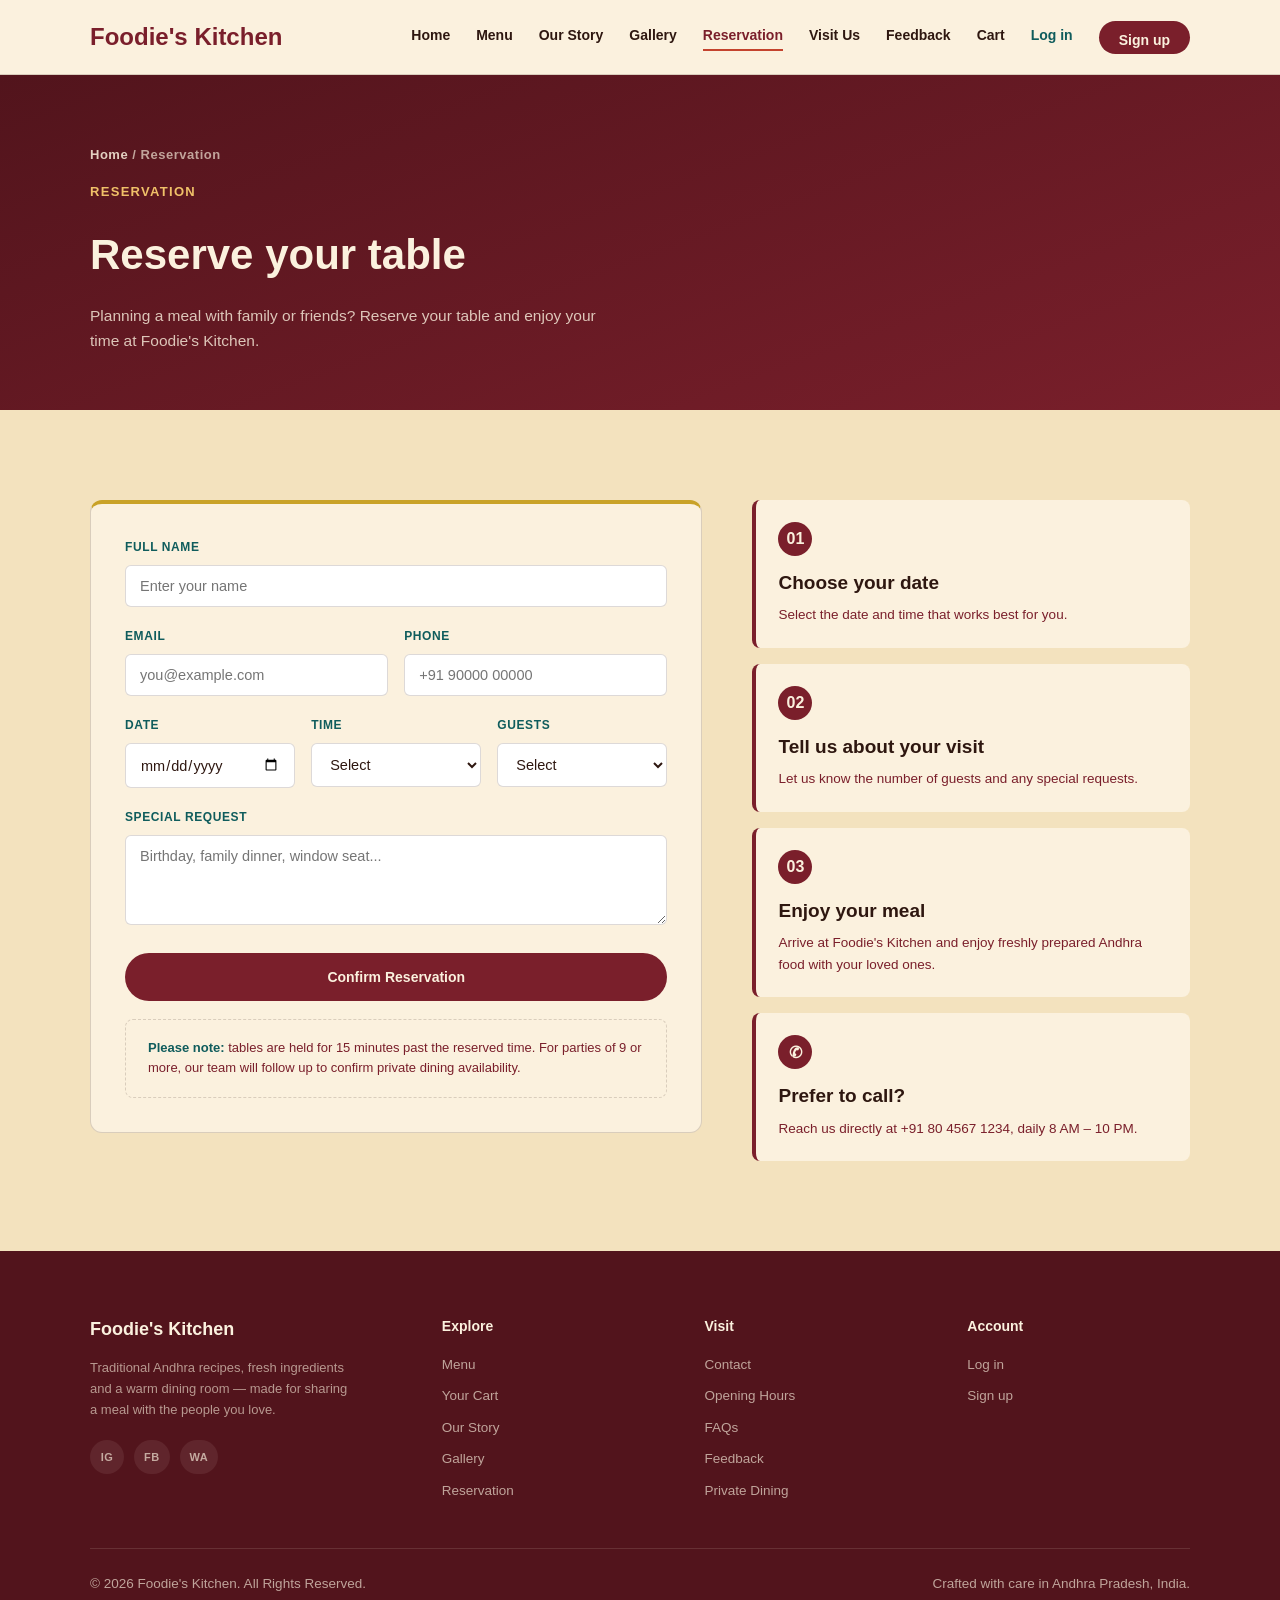
<file: reservation.html>
<!DOCTYPE html>
<html lang="en">

<head>

    <meta charset="UTF-8">

    <meta name="viewport" content="width=device-width, initial-scale=1.0">

    <meta name="description"
        content="Reserve a table at Foodie's Kitchen — pick a date, time and party size in under a minute.">

    <title>Reservation | Foodie's Kitchen</title>

    <link rel="stylesheet" href="./style.css">

</head>

<body>

    <input type="checkbox" id="nav-toggle">

    <header>

        <div class="nav">

            <a href="./index.html" class="mark">

                Foodie's Kitchen

            </a>


            <label class="burger" for="nav-toggle">

                <span></span>
                <span></span>
                <span></span>

            </label>


            <nav class="nav-links">

                <a href="./index.html">

                    Home

                </a>


                <a href="./menu.html">

                    Menu

                </a>


                <a href="./about.html">

                    Our Story

                </a>


                <a href="./gallery.html">

                    Gallery

                </a>


                <a href="./reservation.html" class="current">

                    Reservation

                </a>


                <a href="./contact.html">

                    Visit Us

                </a>

                <a href="./feedback.html">

                    Feedback

                </a>

                <a href="./cart.html" class="cart-link">

                    Cart

                </a>

                <a href="./authentication/login.html" class="account-link">

                    Log in

                </a>

                <a href="./authentication/signin.html" class="visit-btn">

                    Sign up

                </a>

            </nav>

        </div>

    </header>
    <section class="page-hero">

        <div class="wrap">

            <div class="breadcrumb">

                <a href="./index.html">Home</a> / Reservation

            </div>

            <div class="hero-eyebrow" style="color: var(--amber-soft);">Reservation</div>

            <h1>Reserve your table</h1>

            <p>Planning a meal with family or friends? Reserve your table and enjoy your time at Foodie's Kitchen.</p>

        </div>

    </section>


    <section class="reserve-section" id="reserve">

        <div class="wrap">

            <div class="reserve-grid">


                <form class="reserve-form" action="mailto:hello@rangolikitchen.in" method="post" enctype="text/plain">


                    <div class="form-row">

                        <label for="res-name">Full Name</label>

                        <input type="text" id="res-name" name="Name" placeholder="Enter your name" required>

                    </div>


                    <div class="form-row two-col">

                        <div>
                            <label for="res-email">Email</label>
                            <input type="email" id="res-email" name="Email" placeholder="you@example.com" required>
                        </div>

                        <div>
                            <label for="res-phone">Phone</label>
                            <input type="tel" id="res-phone" name="Phone" placeholder="+91 90000 00000" required>
                        </div>

                    </div>


                    <div class="form-row three-col">

                        <div>
                            <label for="res-date">Date</label>
                            <input type="date" id="res-date" name="Date" required>
                        </div>

                        <div>
                            <label for="res-time">Time</label>
                            <select id="res-time" name="Time" required>
                                <option value="" disabled selected>Select</option>
                                <option>08:00 AM</option>
                                <option>09:00 AM</option>
                                <option>10:00 AM</option>
                                <option>11:00 AM</option>
                                <option>12:00 PM</option>
                                <option>01:00 PM</option>
                                <option>02:00 PM</option>
                                <option>03:00 PM</option>
                                <option>04:00 PM</option>
                                <option>05:00 PM</option>
                                <option>06:00 PM</option>
                                <option>07:00 PM</option>
                                <option>08:00 PM</option>
                                <option>09:00 PM</option>
                            </select>
                        </div>

                        <div>
                            <label for="res-party">Guests</label>
                            <select id="res-party" name="Guests" required>
                                <option value="" disabled selected>Select</option>
                                <option>1 Guest</option>
                                <option>2 Guests</option>
                                <option>3 Guests</option>
                                <option>4 Guests</option>
                                <option>5 Guests</option>
                                <option>6 Guests</option>
                                <option>7 Guests</option>
                                <option>8 Guests</option>
                                <option>9+ Guests (Private Dining)</option>
                            </select>
                        </div>

                    </div>


                    <div class="form-row">

                        <label for="res-notes">Special Request</label>

                        <textarea id="res-notes" name="Notes" rows="4"
                            placeholder="Birthday, family dinner, window seat..."></textarea>

                    </div>


                    <button type="submit" class="btn-primary">Confirm Reservation</button>

                    <div class="policy-note" style="margin-top: 18px;">

                        <strong>Please note:</strong> tables are held for 15 minutes past the
                        reserved time. For parties of 9 or more, our team will follow up to
                        confirm private dining availability.

                    </div>

                </form>



                <div class="reserve-side">

                    <div class="reservation-box">
                        <span class="reservation-number">01</span>
                        <h3>Choose your date</h3>
                        <p>Select the date and time that works best for you.</p>
                    </div>

                    <div class="reservation-box">
                        <span class="reservation-number">02</span>
                        <h3>Tell us about your visit</h3>
                        <p>Let us know the number of guests and any special requests.</p>
                    </div>

                    <div class="reservation-box">
                        <span class="reservation-number">03</span>
                        <h3>Enjoy your meal</h3>
                        <p>Arrive at Foodie's Kitchen and enjoy freshly prepared Andhra food with your loved ones.</p>
                    </div>

                    <div class="reservation-box">
                        <span class="reservation-number">✆</span>
                        <h3>Prefer to call?</h3>
                        <p>Reach us directly at +91 80 4567 1234, daily 8 AM – 10 PM.</p>
                    </div>

                </div>

            </div>

        </div>

    </section>

    <footer>

        <div class="wrap">

            <div class="footer-grid">

                <div class="footer-brand-col">

                    <div class="footer-brand">

                        <span class="footer-mark">Foodie's Kitchen</span>

                    </div>

                    <p>

                        Traditional Andhra recipes, fresh ingredients
                        and a warm dining room — made for sharing
                        a meal with the people you love.

                    </p>

                    <div class="social-row">

                        <a href="#" aria-label="Instagram">IG</a>

                        <a href="#" aria-label="Facebook">FB</a>

                        <a href="#" aria-label="WhatsApp">WA</a>

                    </div>

                </div>


                <div class="footer-col">

                    <h4>Explore</h4>

                    <ul>

                        <li><a href="./menu.html">Menu</a></li>
                        <li><a href="./cart.html">Your Cart</a></li>
                        <li><a href="./about.html">Our Story</a></li>
                        <li><a href="./gallery.html">Gallery</a></li>
                        <li><a href="./reservation.html">Reservation</a></li>

                    </ul>

                </div>


                <div class="footer-col">

                    <h4>Visit</h4>

                    <ul>

                        <li><a href="./contact.html">Contact</a></li>
                        <li><a href="./contact.html#hours">Opening Hours</a></li>
                        <li><a href="./contact.html#faq">FAQs</a></li>
                        <li><a href="./feedback.html">Feedback</a></li>
                        <li><a href="./reservation.html">Private Dining</a></li>

                    </ul>

                </div>


                <div class="footer-col">

                    <h4>Account</h4>

                    <ul>

                        <li><a href="./authentication/login.html">Log in</a></li>
                        <li><a href="./authentication/signin.html">Sign up</a></li>

                    </ul>

                </div>

            </div>


            <div class="footer-row">

                <span>© 2026 Foodie's Kitchen. All Rights Reserved.</span>

                <span>Crafted with care in Andhra Pradesh, India.</span>

            </div>

        </div>

    </footer>

</body>

</html>
</file>
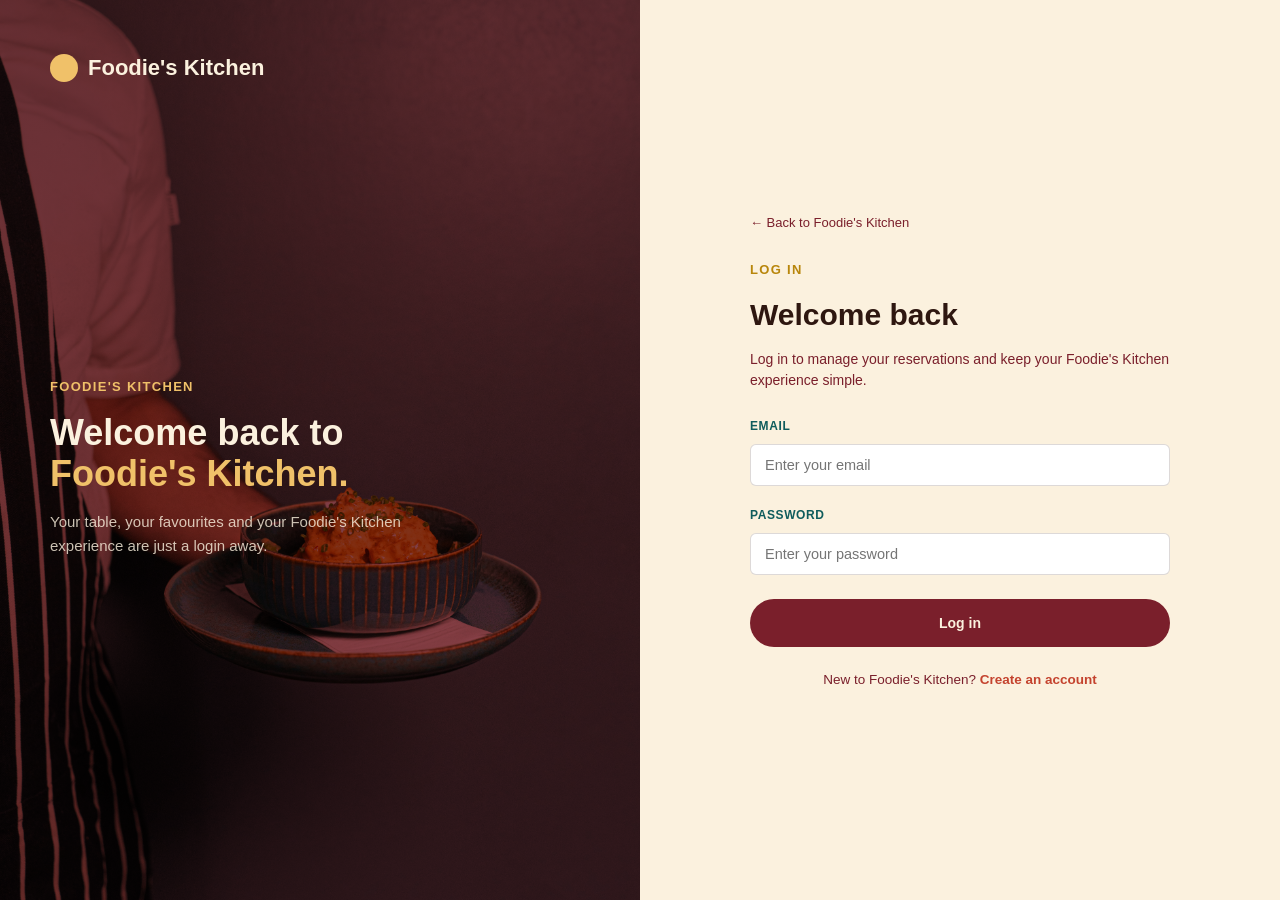
<file: authentication/login.html>
<!DOCTYPE html>
<html lang="en">

<head>

    <meta charset="UTF-8">
    <meta name="viewport" content="width=device-width, initial-scale=1.0">

    <title>Log in — Foodie's Kitchen</title>


    <link
        href="https://fonts.googleapis.com/css2?family=Yatra+One&family=Baloo+2:wght@500;600;700;800&family=Mukta:wght@400;500;600;700&family=Rajdhani:wght@500;600;700&display=swap"
        rel="stylesheet">

    <!-- Main CSS -->
    <link rel="stylesheet" href="../style.css">

</head>

<body>

    <div class="auth-page">

        <!-- LEFT SIDE -->
        <div class="auth-visual">

            <a href="../index.html" class="auth-brand">

                <span class="glyph"></span>

                Foodie's Kitchen

            </a>

            <div class="auth-visual-content">

                <div class="section-eyebrow">
                    FOODIE'S KITCHEN
                </div>

                <h2>
                    Welcome back to
                    <span>Foodie's Kitchen.</span>
                </h2>

                <p>
                    Your table, your favourites and your
                    Foodie's Kitchen experience are just a login away.
                </p>

            </div>

        </div>


        <!-- RIGHT SIDE -->
        <div class="auth-panel">

            <div class="auth-card">

                <a href="../index.html" class="back-link">
                    &larr; Back to Foodie's Kitchen
                </a>


                <div class="section-eyebrow">
                    Log in
                </div>


                <h1>
                    Welcome back
                </h1>


                <p class="auth-sub">
                    Log in to manage your reservations and
                    keep your Foodie's Kitchen experience simple.
                </p>


                <!-- LOGIN FORM -->
                <form class="auth-form" action="mailto:hello@rangolikitchen.in" method="post" enctype="text/plain">


                    <div class="form-row">

                        <label for="login-email">
                            Email
                        </label>

                        <input type="email" id="login-email" name="Email" placeholder="Enter your email" required>

                    </div>


                    <div class="form-row">

                        <label for="login-password">
                            Password
                        </label>

                        <input type="password" id="login-password" name="Password" placeholder="Enter your password"
                            required>

                    </div>


                    <button type="submit" class="btn-primary full-width">

                        Log in

                    </button>

                </form>


                <p class="auth-switch">

                    New to Foodie's Kitchen?

                    <a href="./signin.html">
                        Create an account
                    </a>

                </p>

            </div>

        </div>

    </div>

</body>

</html>
</file>
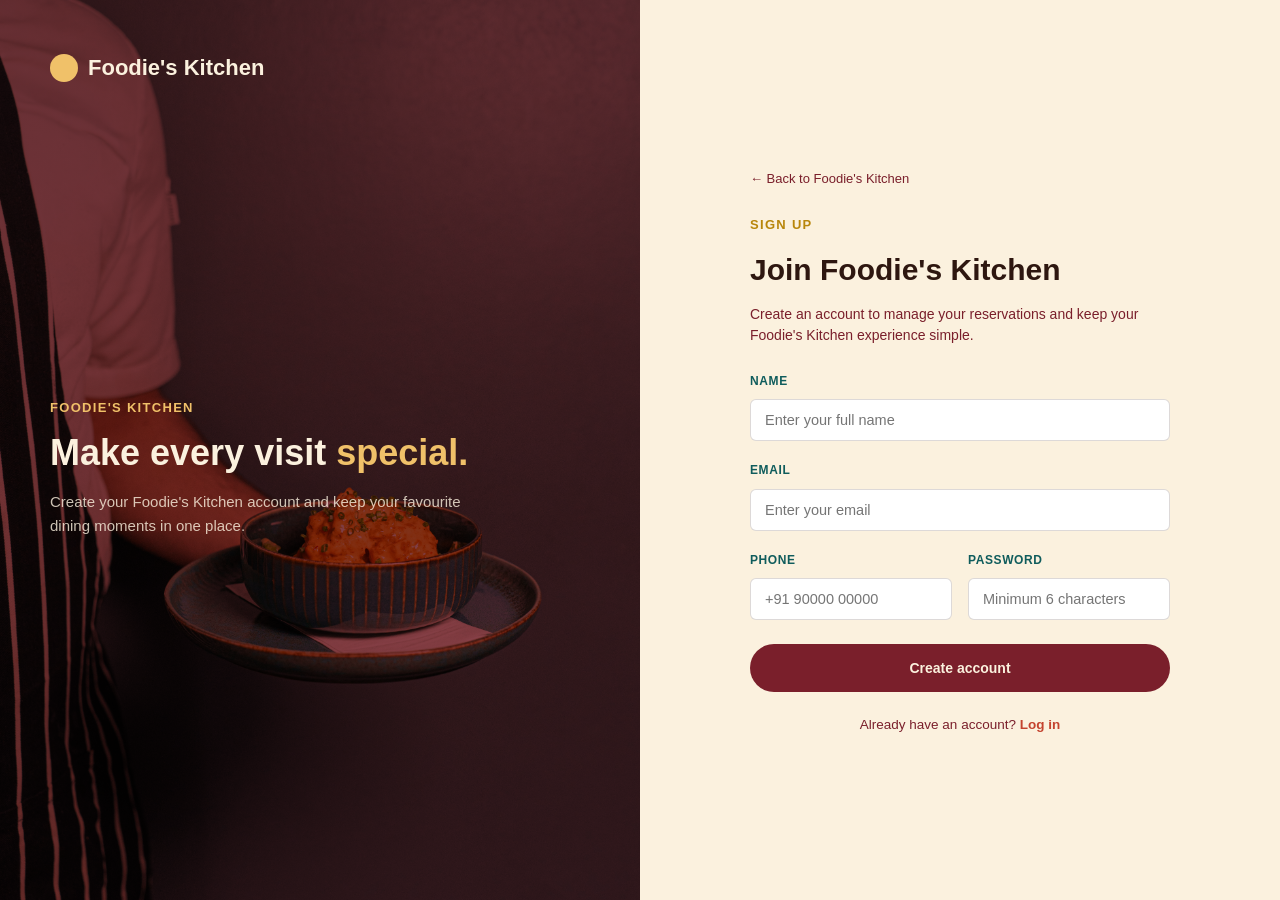
<file: authentication/signin.html>
<!DOCTYPE html>
<html lang="en">

<head>

    <meta charset="UTF-8">
    <meta name="viewport" content="width=device-width, initial-scale=1.0">

    <title>Sign up — Foodie's Kitchen</title>

    <link
        href="https://fonts.googleapis.com/css2?family=Yatra+One&family=Baloo+2:wght@500;600;700;800&family=Mukta:wght@400;500;600;700&family=Rajdhani:wght@500;600;700&display=swap"
        rel="stylesheet">

    <!-- Main CSS -->
    <link rel="stylesheet" href="../style.css">

</head>

<body>

    <div class="auth-page">

        <!-- LEFT SIDE -->
        <div class="auth-visual">

            <a href="../index.html" class="auth-brand">

                <span class="glyph"></span>

                Foodie's Kitchen

            </a>


            <div class="auth-visual-content">

                <div class="section-eyebrow">
                    FOODIE'S KITCHEN
                </div>

                <h2>
                    Make every visit
                    <span>special.</span>
                </h2>

                <p>
                    Create your Foodie's Kitchen account and keep
                    your favourite dining moments in one place.
                </p>

            </div>

        </div>


        <!-- RIGHT SIDE -->
        <div class="auth-panel">

            <div class="auth-card">

                <a href="../index.html" class="back-link">
                    &larr; Back to Foodie's Kitchen
                </a>


                <div class="section-eyebrow">
                    Sign up
                </div>


                <h1>
                    Join Foodie's Kitchen
                </h1>


                <p class="auth-sub">
                    Create an account to manage your
                    reservations and keep your Foodie's Kitchen
                    experience simple.
                </p>


                <!-- SIGNUP FORM -->
                <form class="auth-form" action="mailto:hello@rangolikitchen.in" method="post" enctype="text/plain">


                    <div class="form-row">

                        <label for="signup-name">
                            Name
                        </label>

                        <input type="text" id="signup-name" name="Name" placeholder="Enter your full name" required>

                    </div>


                    <div class="form-row">

                        <label for="signup-email">
                            Email
                        </label>

                        <input type="email" id="signup-email" name="Email" placeholder="Enter your email" required>

                    </div>


                    <div class="form-row two-col">

                        <div>

                            <label for="signup-phone">
                                Phone
                            </label>

                            <input type="tel" id="signup-phone" name="Phone" placeholder="+91 90000 00000" required>

                        </div>


                        <div>

                            <label for="signup-password">
                                Password
                            </label>

                            <input type="password" id="signup-password" name="Password"
                                placeholder="Minimum 6 characters" minlength="6" required>

                        </div>

                    </div>


                    <button type="submit" class="btn-primary full-width">

                        Create account

                    </button>

                </form>


                <p class="auth-switch">

                    Already have an account?

                    <a href="./login.html">
                        Log in
                    </a>

                </p>

            </div>

        </div>

    </div>

</body>

</html>
</file>
<file: style.css>
:root {

    --paper: #FBF1DE;
    --paper-deep: #F3E2BE;

    --ink: #2E1710;

    --walnut: #7A1F2B;
    --walnut-deep: #52141C;

    --amber: #E8A33D;
    --amber-soft: #F0C169;

    --pine: #0F5C5C;
    --pine-deep: #0A4444;

    --brass: #B8860B;
    --gold: #C9A227;

    --rose: #C4432E;
    --marigold: #D97D0A;

    --line: rgba(46, 23, 16, 0.16);

    --shadow-soft: 0 20px 40px rgba(46, 23, 16, 0.18);
    --shadow-lift: 0 18px 35px rgba(46, 23, 16, 0.25);

    --font-display: Arial, Helvetica, sans-serif;
    --font-heading: Arial, Helvetica, sans-serif;
    --font-body: Arial, Helvetica, sans-serif;
}

* {
    margin: 0;
    padding: 0;
    box-sizing: border-box;

    font-family: var(--font-body);
}


html {
    scroll-behavior: smooth;
}

@media (prefers-reduced-motion: reduce) {
    html {
        scroll-behavior: auto;
    }

    * {
        animation-duration: 0.001ms !important;
        animation-iteration-count: 1 !important;
        transition-duration: 0.001ms !important;
        scroll-behavior: auto !important;
    }
}


body {
    background: var(--paper);
    color: var(--ink);

    line-height: 1.6;

    overflow-x: hidden;
}


a {
    color: inherit;
}

a:focus-visible,
button:focus-visible,
input:focus-visible,
select:focus-visible,
textarea:focus-visible {
    outline: 2px solid var(--gold);
    outline-offset: 3px;
}


img {
    display: block;
    max-width: 100%;
}


button {
    cursor: pointer;
    font-family: inherit;
}

.wrap {
    max-width: 1180px;

    margin: 0 auto;

    padding: 0 40px;
}


#nav-toggle {
    display: none;
}


header {
    position: sticky;

    top: 0;

    z-index: 50;

    background: var(--paper);

    border-bottom: 1px solid var(--line);
}


.nav {
    max-width: 1180px;

    margin: 0 auto;

    padding: 18px 40px;

    display: flex;

    align-items: center;

    justify-content: space-between;
}


.mark {
    display: flex;

    align-items: center;

    gap: 10px;

    text-decoration: none;

    color: var(--walnut);

    font-family: var(--font-display);

    font-size: 24px;

    font-weight: 700;
}


.nav-links {
    display: flex;

    align-items: center;

    font-family: var(--font-heading);

    font-size: 14px;

    font-weight: 600;
}


.nav-links a {
    text-decoration: none;

    padding-bottom: 3px;

    border-bottom: 2px solid transparent;

    margin-right: 26px;

    transition: 0.2s ease;
}

.nav-links a:last-of-type {
    margin-right: 0;
}


.nav-links a:hover {
    color: var(--walnut);

    border-bottom-color: var(--gold);
}

.nav-links a.current {
    color: var(--walnut);

    border-bottom-color: var(--rose);
}


.account-link {
    color: var(--pine);

    font-weight: 600;
}

.visit-btn {
    background: var(--walnut);

    color: var(--paper) !important;

    padding: 8px 20px;

    border-radius: 20px;

    border: none !important;

    text-decoration: none;

    display: inline-flex;

    align-items: center;

    justify-content: center;

    white-space: nowrap;

    transition: 0.2s ease;
}


.visit-btn:hover {
    background: var(--walnut-deep);

    transform: translateY(-1px);
}

.burger {
    display: none;

    flex-direction: column;

    gap: 5px;

    cursor: pointer;
}


.burger span {
    width: 23px;

    height: 2px;

    background: var(--ink);
}

.hero {
    max-width: 1180px;

    margin: 0 auto;

    padding: 90px 40px 100px;

    display: grid;

    grid-template-columns: 1.1fr 0.9fr;

    align-items: center;

    gap: 60px;

    position: relative;
}


.hero-copy {
    max-width: 650px;
}


.hero-eyebrow {
    font-family: var(--font-heading);

    font-weight: 700;

    font-size: 13px;

    letter-spacing: 0.1em;

    text-transform: uppercase;

    color: var(--pine);

    margin-bottom: 18px;
}


.hero h1 {
    font-family: var(--font-display);

    font-size: 52px;

    font-weight: 700;

    line-height: 1.18;
}


.hero h1 em {
    font-style: normal;

    color: var(--rose);

    display: block;
}


.hero-sub {
    margin-top: 24px;

    max-width: 520px;

    color: var(--walnut);

    font-size: 16px;
}


.hero-actions {
    margin-top: 34px;

    display: flex;

    align-items: center;

    gap: 18px;

    flex-wrap: wrap;
}

.btn-primary {
    display: inline-flex;

    align-items: center;

    justify-content: center;

    background: var(--walnut);

    color: var(--paper);

    padding: 14px 28px;

    min-height: 48px;

    border-radius: 25px;

    text-decoration: none;

    border: none;

    font-family: var(--font-heading);

    font-size: 14px;

    font-weight: 600;

    cursor: pointer;

    transition: 0.2s ease;
}


.btn-primary:hover {
    background: var(--walnut-deep);

    transform: translateY(-1px);
}

.btn-ghost {
    display: inline-block;

    text-decoration: none;

    font-family: var(--font-heading);

    font-weight: 600;

    font-size: 14px;

    border-bottom: 1px solid var(--ink);

    padding-bottom: 3px;

    transition: 0.2s ease;
}


.btn-ghost:hover {
    color: var(--walnut);

    border-color: var(--walnut);
}

.hero-visual {
    min-height: 430px;

    background:
        linear-gradient(145deg,
            var(--walnut),
            var(--walnut-deep));

    border-radius: 28px;

    position: relative;

    display: flex;

    align-items: center;

    justify-content: center;

    padding: 40px;

    border: 8px solid var(--paper-deep);

    overflow: hidden;
}


.hero-card {
    width: 100%;

    max-width: 340px;

    background: var(--paper);

    padding: 32px;

    border-radius: 20px;

    text-align: center;

    box-shadow: var(--shadow-soft);

    position: relative;

    z-index: 2;
}


.food-circle {
    width: 170px;

    height: 170px;

    border-radius: 50%;

    margin: 0 auto 24px;

    background:
        linear-gradient(145deg,
            var(--amber),
            var(--rose));

    display: flex;

    align-items: center;

    justify-content: center;

    border: 12px solid var(--paper-deep);
}


.food-circle span {
    font-family: var(--font-display);

    font-size: 60px;

    font-weight: 700;

    color: var(--paper);
}


.food-label {
    font-family: var(--font-heading);

    font-size: 12px;

    font-weight: 700;

    letter-spacing: 0.12em;

    color: var(--pine);
}


.hero-card h3 {
    font-family: var(--font-display);

    font-weight: 700;

    font-size: 24px;

    margin: 8px 0;

    color: var(--walnut);
}


.hero-card p {
    font-size: 14px;

    color: var(--walnut);
}


.hero-small-card {
    position: absolute;

    bottom: 25px;

    right: -20px;

    background: var(--amber-soft);

    color: var(--walnut-deep);

    padding: 13px 20px;

    border-radius: 12px;

    display: flex;

    flex-direction: column;

    text-align: center;

    line-height: 1.2;

    z-index: 2;
}


.hero-small-card strong {
    font-family: var(--font-heading);

    font-size: 20px;
}


.hero-small-card span {
    font-size: 12px;
}

section {
    padding: 90px 0;
}


.section-head {
    display: flex;

    justify-content: space-between;

    align-items: flex-end;

    gap: 25px;

    margin-bottom: 48px;

    flex-wrap: wrap;
}


.section-eyebrow {
    font-family: var(--font-heading);

    font-weight: 700;

    font-size: 13px;

    letter-spacing: 0.1em;

    text-transform: uppercase;

    color: var(--brass);

    margin-bottom: 10px;
}


.section-head h2 {
    font-family: var(--font-display);

    font-weight: 700;

    font-size: 34px;

    line-height: 1.2;
}


.section-note {
    max-width: 340px;

    font-size: 14px;

    color: var(--walnut);
}

/* ---- Rangoli divider (signature motif) ---- */

.rangoli-divider {
    display: flex;

    align-items: center;

    justify-content: center;

    gap: 18px;

    padding: 6px 0 0;
}

.rangoli-divider .line {
    height: 1px;

    width: 90px;

    background: linear-gradient(to right, transparent, var(--line));
}

.rangoli-divider .line.right {
    background: linear-gradient(to left, transparent, var(--line));
}

.rangoli-divider .divider-mark {
    font-size: 20px;
    color: var(--gold);
}

/* ---- Interior page hero banner ---- */

.page-hero {
    background: linear-gradient(160deg, var(--walnut-deep), var(--walnut));

    color: var(--paper);

    padding: 70px 0 56px;

    position: relative;

    overflow: hidden;
}

.page-hero .breadcrumb {
    font-family: var(--font-heading);

    font-size: 13px;

    font-weight: 600;

    letter-spacing: 0.04em;

    color: rgba(251, 241, 222, 0.65);

    margin-bottom: 16px;

    position: relative;

    z-index: 2;
}

.page-hero .breadcrumb a {
    text-decoration: none;

    color: rgba(251, 241, 222, 0.85);
}

.page-hero .breadcrumb a:hover {
    color: var(--amber-soft);
}

.page-hero h1 {
    font-family: var(--font-display);

    font-weight: 700;

    font-size: 42px;

    max-width: 640px;

    position: relative;

    z-index: 2;
}

.page-hero p {
    margin-top: 16px;

    max-width: 520px;

    color: rgba(251, 241, 222, 0.8);

    font-size: 15.5px;

    position: relative;

    z-index: 2;
}

.menu-section {
    background: var(--walnut-deep);

    color: var(--paper);
}


.menu-section .section-eyebrow {
    color: var(--amber-soft);
}


.menu-section .section-note {
    color: rgba(251, 241, 222, 0.72);
}


.menu-grid {
    display: grid;

    grid-template-columns: repeat(3, 1fr);

    gap: 50px;
}


.menu-col h3 {
    font-family: var(--font-heading);

    color: var(--amber-soft);

    font-size: 21px;

    padding-bottom: 14px;

    margin-bottom: 20px;

    border-bottom:
        1px solid rgba(251, 241, 222, 0.2);
}


.menu-item {
    display: flex;

    align-items: baseline;

    gap: 10px;

    padding: 14px 0;

    border-bottom:
        1px dashed rgba(251, 241, 222, 0.18);
}


.menu-item:hover {
    background:
        rgba(255, 255, 255, 0.03);
}


.menu-item-text {
    display: flex;

    flex-direction: column;
}


.menu-item .name {
    font-family: var(--font-heading);

    font-size: 15.5px;

    font-weight: 700;
}


.menu-item .desc {
    font-size: 12px;

    color:
        rgba(251, 241, 222, 0.55);

    margin-top: 3px;
}

.menu-item .tag {
    display: inline-block;

    font-size: 10px;

    font-weight: 700;

    letter-spacing: 0.04em;

    padding: 2px 7px;

    border-radius: 10px;

    margin-top: 6px;

    width: fit-content;
}

.tag-veg {
    background: rgba(15, 92, 92, 0.25);
    color: #8fd6c9;
}

.tag-spicy {
    background: rgba(196, 67, 46, 0.25);
    color: #f2a48f;
}

.tag-chef {
    background: rgba(232, 163, 61, 0.22);
    color: var(--amber-soft);
}


.leader {
    flex: 1;

    border-bottom:
        1px dotted rgba(251, 241, 222, 0.35);
}


.price {
    font-family: var(--font-heading);

    font-weight: 700;

    font-size: 15px;

    color: var(--amber-soft);

    white-space: nowrap;
}

.menu-note-band {
    background: var(--paper-deep);

    padding: 26px 0;

    text-align: center;
}

.menu-note-band p {
    font-size: 13.5px;

    color: var(--walnut);
}

.story-grid {
    display: grid;

    grid-template-columns: 1fr 0.85fr;

    gap: 70px;

    align-items: start;
}


.story-content {
    max-width: 550px;
}


.story-content p {
    margin-bottom: 20px;

    color: var(--walnut);

    font-size: 15.5px;
}


.story-content p:first-child::first-letter {
    font-family: var(--font-display);

    font-size: 44px;

    font-weight: 700;

    float: left;

    line-height: 0.8;

    padding-right: 8px;

    padding-top: 7px;

    color: var(--rose);
}

.hours-card {
    background: var(--paper-deep);

    border: 1px solid var(--line);

    border-top: 4px solid var(--gold);

    border-radius: 12px;

    padding: 30px;
}


.hours-card h3 {
    font-family: var(--font-heading);

    font-size: 18px;

    color: var(--pine);

    margin-bottom: 20px;
}


.hours-row {
    display: flex;

    justify-content: space-between;

    gap: 20px;

    padding: 12px 0;

    border-bottom: 1px solid var(--line);

    font-size: 14px;
}


.hours-row:last-child {
    border-bottom: none;
}


.hours-row .time {
    font-weight: 700;
}


.hours-row.closed .time {
    color: var(--rose);
}

/* ---- Values / feature grid (About page) ---- */

.values-grid {
    display: grid;

    grid-template-columns: repeat(3, 1fr);

    gap: 28px;

    margin-top: 56px;
}

.value-card {
    background: var(--paper-deep);

    border-radius: 14px;

    padding: 28px;

    border-top: 3px solid var(--gold);
}

.value-card h3 {
    font-family: var(--font-heading);

    font-size: 18px;

    margin-bottom: 8px;
}

.value-card p {
    font-size: 13.5px;

    color: var(--walnut);
}

/* ---- Timeline (About page) ---- */

.timeline {
    margin-top: 60px;

    display: flex;

    flex-direction: column;

    gap: 0;
}

.timeline-row {
    display: grid;

    grid-template-columns: 110px 1fr;

    gap: 24px;

    padding: 22px 0;

    border-bottom: 1px solid var(--line);
}

.timeline-row:last-child {
    border-bottom: none;
}

.timeline-year {
    font-family: var(--font-display);

    font-size: 22px;

    font-weight: 700;

    color: var(--rose);
}

.timeline-row h3 {
    font-family: var(--font-heading);

    font-size: 16.5px;

    margin-bottom: 4px;
}

.timeline-row p {
    font-size: 13.5px;

    color: var(--walnut);

    max-width: 520px;
}

/* ---- Team (About page) ---- */

.team-grid {
    display: grid;

    grid-template-columns: repeat(3, 1fr);

    gap: 28px;

    margin-top: 56px;
}

.team-card {
    text-align: center;
}

.team-photo {
    width: 100%;

    aspect-ratio: 1 / 1;

    border-radius: 14px;

    background: linear-gradient(150deg, var(--amber), var(--rose));

    display: flex;

    align-items: center;

    justify-content: center;

    margin-bottom: 16px;
}

.team-photo span {
    display: block;

    width: 100%;

    height: 100%;
}

.team-photo span img {

    display: block;

    width: 100%;

    height: 100%;

    object-fit: cover;

    object-position: center;

    border-radius: 10px;
}

.team-card h3 {
    font-family: var(--font-heading);

    font-size: 16px;

    margin-bottom: 2px;
}

.team-card span.role {
    font-size: 12.5px;

    color: var(--brass);

    font-weight: 700;

    letter-spacing: 0.03em;

    text-transform: uppercase;
}


.food-gallery-section {
    background: var(--paper-deep);
}


.food-gallery-section .section-eyebrow {
    color: var(--rose);
}

.gallery-filters {
    display: flex;

    gap: 10px;

    flex-wrap: wrap;

    margin-bottom: 40px;
}

.gallery-filters button {
    font-family: var(--font-heading);

    font-size: 13px;

    font-weight: 600;

    padding: 8px 18px;

    border-radius: 18px;

    border: 1px solid var(--line);

    background: var(--paper);

    color: var(--walnut);

    transition: 0.2s ease;
}

.gallery-filters button.active,
.gallery-filters button:hover {
    background: var(--walnut);

    color: var(--paper);

    border-color: var(--walnut);
}


.food-gallery {
    display: grid;

    grid-template-columns: 1.25fr 1fr 1fr;

    grid-template-rows: 300px 300px;

    gap: 18px;
}


.food-image-card {
    position: relative;

    overflow: hidden;

    border-radius: 16px;

    background: var(--walnut);

    min-height: 280px;

    cursor: pointer;
}


.food-image-large {
    grid-row: span 2;
}


.food-image-wide {
    grid-column: span 2;
}


.food-image-card img {
    width: 100%;

    height: 100%;

    object-fit: cover;

    transition:
        transform 0.5s ease;
}


.food-image-card::after {
    content: "";

    position: absolute;

    inset: 0;

    background:
        linear-gradient(to top,
            rgba(46, 23, 16, 0.88),
            rgba(46, 23, 16, 0.08) 65%,
            transparent);

    z-index: 1;
}


.food-image-card:hover img {
    transform: scale(1.08);
}


.food-image-overlay {
    position: absolute;

    left: 24px;

    right: 24px;

    bottom: 22px;

    z-index: 2;

    color: var(--paper);

    display: flex;

    align-items: flex-start;

    gap: 15px;
}


.food-image-overlay>span {
    font-family: var(--font-heading);

    font-size: 13px;

    font-weight: 700;

    color: var(--amber-soft);

    padding-top: 3px;
}


.food-image-overlay h3 {
    font-family: var(--font-heading);

    font-size: 21px;

    line-height: 1.2;

    margin-bottom: 4px;
}


.food-image-overlay p {
    font-size: 12.5px;

    line-height: 1.5;

    color:
        rgba(251, 241, 222, 0.78);

    max-width: 300px;
}

.atmosphere-grid {
    display: grid;

    grid-template-columns: 1.2fr 1fr 1fr;

    grid-template-rows: 230px 230px;

    gap: 16px;
}


.atmo-card {
    position: relative;

    overflow: hidden;

    border-radius: 16px;

    padding: 28px;

    display: flex;

    align-items: flex-end;

    color: var(--paper);

    background-size: cover;

    background-position: center;

    isolation: isolate;

    cursor: pointer;

    transition:
        transform 0.35s ease,
        box-shadow 0.35s ease;
}


.atmo-card::before {
    content: "";

    position: absolute;

    inset: 0;

    z-index: -1;

    background:
        linear-gradient(to top,
            rgba(46, 23, 16, 0.92),
            rgba(46, 23, 16, 0.38) 55%,
            rgba(46, 23, 16, 0.08));

    transition:
        background 0.35s ease;
}


.atmo-card:hover {
    transform: translateY(-5px);

    box-shadow: var(--shadow-lift);
}


.atmo-card:hover::before {
    background:
        linear-gradient(to top,
            rgba(46, 23, 16, 0.96),
            rgba(46, 23, 16, 0.48) 55%,
            rgba(46, 23, 16, 0.12));
}


.atmo-one {
    grid-row: span 2;

    background-image: url("./images/ambiance/one.jpg");

    background-position: center;

    background-size: cover;

    background-repeat: no-repeat;
}


.atmo-two {
    background-image: url("./images/ambiance/pexels-cottonbro-7244274.jpg");

    background-position: center;

    background-size: cover;

    background-repeat: no-repeat;
}


.atmo-three {
    background-image: url("./images/ambiance/pexels-hayriyenur-351892318-19343364.jpg");

    background-position: center;

    background-size: cover;

    background-repeat: no-repeat;
}


.atmo-four {
    grid-column: span 2;

    background-image: url("./images/ambiance/pexels-lens-clickk-2148991298-30479386.jpg");

    background-position: center;

    background-size: cover;

    background-repeat: no-repeat;
}


.atmo-five {
    grid-column: span 2;

    background-image: url("./images/ambiance/pexels-magda-ehlers-pexels-32568165.jpg");

    background-position: center;

    background-size: cover;

    background-repeat: no-repeat;
}


.atmo-content {
    position: relative;

    z-index: 2;

    max-width: 340px;
}


.atmo-content span {
    display: inline-block;

    font-family: var(--font-heading);

    font-weight: 700;

    font-size: 13px;

    letter-spacing: 0.08em;

    color: var(--amber-soft);

    margin-bottom: 4px;
}


.atmo-content h3 {
    font-family: var(--font-heading);

    font-size: 22px;

    line-height: 1.15;

    margin: 4px 0 7px;

    color: var(--paper);
}


.atmo-content p {
    font-size: 14px;

    line-height: 1.5;

    color:
        rgba(251, 241, 222, 0.82);

    max-width: 330px;
}

/* ---- Stats strip ---- */

.stat-strip {
    background: var(--pine-deep);

    color: var(--paper);

    padding: 46px 0;
}

.stat-strip .wrap {
    display: grid;

    grid-template-columns: repeat(4, 1fr);

    gap: 24px;

    text-align: center;
}

.stat-strip strong {
    display: block;

    font-family: var(--font-display);

    font-size: 30px;

    font-weight: 700;

    color: var(--amber-soft);
}

.stat-strip span {
    font-size: 12.5px;

    letter-spacing: 0.03em;

    color: rgba(251, 241, 222, 0.75);
}

/* ---- Highlight teaser grid (home -> other pages) ---- */

.highlight-grid {
    display: grid;

    grid-template-columns: repeat(3, 1fr);

    gap: 24px;
}

.highlight-card {
    background: var(--paper-deep);

    border-radius: 16px;

    padding: 30px;

    text-decoration: none;

    color: var(--ink);

    display: flex;

    flex-direction: column;

    gap: 14px;

    border: 1px solid var(--line);

    transition: 0.25s ease;
}

.highlight-card:hover {
    transform: translateY(-4px);

    box-shadow: var(--shadow-lift);

    border-color: var(--gold);
}

.highlight-card h3 {
    font-family: var(--font-heading);

    font-size: 19px;
}

.highlight-card p {
    font-size: 13.5px;

    color: var(--walnut);

    flex: 1;
}

.highlight-card .go {
    font-family: var(--font-heading);

    font-size: 13px;

    font-weight: 700;

    color: var(--walnut);
}

/* ---- Testimonials ---- */

.testimonial-section {
    background: var(--walnut-deep);

    color: var(--paper);
}

.testimonial-section .section-eyebrow {
    color: var(--amber-soft);
}

.testimonial-grid {
    display: grid;

    grid-template-columns: repeat(3, 1fr);

    gap: 24px;
}

.testimonial-card {
    background: rgba(251, 241, 222, 0.06);

    border: 1px solid rgba(251, 241, 222, 0.14);

    border-radius: 14px;

    padding: 26px;
}

.testimonial-card .stars {
    color: var(--amber-soft);

    letter-spacing: 2px;

    margin-bottom: 14px;
    font-size: 14px;
}

.testimonial-card p {
    font-size: 14px;

    color: rgba(251, 241, 222, 0.85);

    margin-bottom: 16px;
}

.testimonial-card .author {
    font-family: var(--font-heading);

    font-size: 13.5px;

    font-weight: 700;

    color: var(--amber-soft);
}

/* ---- CTA band ---- */

.cta-band {
    background:
        linear-gradient(135deg, var(--rose), var(--walnut));

    color: var(--paper);

    border-radius: 22px;

    padding: 56px;

    display: flex;

    align-items: center;

    justify-content: space-between;

    gap: 30px;

    flex-wrap: wrap;
}

.cta-band h2 {
    font-family: var(--font-display);

    font-weight: 700;

    font-size: 26px;

    max-width: 440px;
}

.cta-band .light-button {
    background: var(--paper);

    color: var(--walnut-deep);
}

.cta-band .light-button:hover {
    background: var(--amber-soft);
}

.reserve-section {
    background: var(--paper-deep);
}


.reserve-grid {
    display: grid;

    grid-template-columns: 1.4fr 1fr;

    gap: 50px;

    align-items: start;
}


.reserve-form {
    background: var(--paper);

    border: 1px solid var(--line);

    border-top: 4px solid var(--gold);

    border-radius: 12px;

    padding: 34px;
}


.form-row {
    margin-bottom: 20px;
}


.form-row label {
    display: block;

    font-family: var(--font-heading);

    font-weight: 700;

    font-size: 12px;

    letter-spacing: 0.05em;

    text-transform: uppercase;

    color: var(--pine);

    margin-bottom: 8px;
}


.form-row input,
.form-row select,
.form-row textarea {
    width: 100%;

    padding: 12px 14px;

    border: 1px solid var(--line);

    border-radius: 6px;

    background: #fff;

    font-size: 14.5px;

    color: var(--ink);
}


.form-row input:focus,
.form-row select:focus,
.form-row textarea:focus {
    outline: none;

    border-color: var(--gold);

    box-shadow:
        0 0 0 3px rgba(201, 162, 39, 0.15);
}


.form-row textarea {
    resize: vertical;
}


.two-col {
    display: grid;

    grid-template-columns: 1fr 1fr;

    gap: 16px;
}


.three-col {
    display: grid;

    grid-template-columns: 1fr 1fr 1fr;

    gap: 16px;
}


.reserve-form .btn-primary {
    width: 100%;
}


.reserve-side {
    display: flex;

    flex-direction: column;

    gap: 16px;
}


.reservation-box {
    background: var(--paper);

    border-left: 4px solid var(--walnut);

    padding: 22px;

    border-radius: 8px;
}


.reservation-number {
    display: inline-flex;

    align-items: center;

    justify-content: center;

    width: 34px;

    height: 34px;

    background: var(--walnut);

    color: var(--paper);

    border-radius: 50%;

    font-family: var(--font-heading);

    font-weight: 700;

    margin-bottom: 12px;
}


.reservation-box h3 {
    font-family: var(--font-heading);

    font-size: 19px;

    margin-bottom: 6px;
}


.reservation-box p {
    font-size: 13.5px;

    color: var(--walnut);
}

.policy-note {
    margin-top: 6px;
    background: var(--paper);
    border: 1px dashed var(--line);
    border-radius: 8px;
    padding: 18px 22px;
    font-size: 13px;
    color: var(--walnut);
}

.policy-note strong {
    color: var(--pine);
}


.visit-section {
    background: var(--pine-deep);

    color: var(--paper);
}


.visit-grid {
    display: grid;

    grid-template-columns: 1fr 1fr;

    gap: 60px;

    align-items: center;
}


.light-eyebrow {
    color: var(--amber-soft);
}


.visit-section h2 {
    font-family: var(--font-display);

    font-weight: 700;

    font-size: 34px;

    line-height: 1.2;

    margin-bottom: 18px;
}


.visit-section p {
    max-width: 440px;

    color:
        rgba(251, 241, 222, 0.8);

    font-size: 15px;

    margin-bottom: 26px;
}


address {
    font-style: normal;

    font-weight: 600;

    font-size: 14px;

    line-height: 1.8;
}


.light-button {
    background: var(--paper);

    color: var(--pine-deep);

    margin-top: 25px;
}


.light-button:hover {
    background: var(--amber-soft);

    color: var(--walnut-deep);
}

.map-content {
    position: relative;

    z-index: 2;

    background: var(--paper);

    color: var(--ink);

    padding: 28px;

    text-align: center;

    border-radius: 16px;

    box-shadow:
        0 15px 35px rgba(0, 0, 0, 0.25);

    overflow: hidden;
}

.map-content img {
    width: 100%;

    border-radius: 10px;

    margin-bottom: 16px;

    aspect-ratio: 4/3;

    object-fit: cover;
}


.map-content h3 {
    font-family: var(--font-heading);

    font-size: 19px;

    margin-bottom: 4px;
}

/* ---- Contact info grid ---- */

.contact-grid {
    display: grid;

    grid-template-columns: repeat(3, 1fr);

    gap: 24px;

    margin-bottom: 60px;
}

.contact-card {
    background: var(--paper-deep);

    border-radius: 14px;

    padding: 26px;

    border-top: 3px solid var(--pine);
}

.contact-card h3 {
    font-family: var(--font-heading);

    font-size: 16px;

    margin-bottom: 6px;
}

.contact-card p,
.contact-card a {
    font-size: 13.5px;

    color: var(--walnut);

    text-decoration: none;
}

.contact-card a:hover {
    color: var(--rose);
}

.faq-list {
    max-width: 780px;
}

.faq-item {
    border-bottom: 1px solid var(--line);

    padding: 20px 0;
}

.faq-item h3 {
    font-family: var(--font-heading);

    font-size: 16px;

    margin-bottom: 8px;

    color: var(--walnut);
}

.faq-item p {
    font-size: 13.5px;

    color: var(--ink);

    opacity: 0.85;
}


/* ---- Footer ---- */

footer {
    background: var(--walnut-deep);

    color:
        rgba(251, 241, 222, 0.65);

    padding-top: 64px;

    font-size: 13.5px;
}

.footer-grid {
    display: grid;

    grid-template-columns: 1.4fr 1fr 1fr 1fr;

    gap: 40px;

    padding-bottom: 46px;

    border-bottom: 1px solid rgba(251, 241, 222, 0.12);
}

.footer-brand-col p {
    margin-top: 14px;

    max-width: 260px;

    color: rgba(251, 241, 222, 0.6);

    font-size: 13px;
}

.social-row {
    display: flex;

    gap: 10px;

    margin-top: 20px;
}

.social-row a {
    min-width: 34px;

    height: 34px;

    padding: 0 10px;

    border-radius: 17px;

    background: rgba(251, 241, 222, 0.08);

    display: flex;

    align-items: center;

    justify-content: center;

    text-decoration: none;

    font-size: 11px;

    font-weight: 700;

    letter-spacing: 0.04em;

    transition: 0.2s ease;
}

.social-row a:hover {
    background: var(--amber-soft);

    color: var(--walnut-deep);
}

.footer-col h4 {
    font-family: var(--font-heading);

    color: var(--paper);

    font-size: 14px;

    margin-bottom: 16px;
}

.footer-col ul {
    list-style: none;

    display: flex;

    flex-direction: column;

    gap: 10px;
}

.footer-col a {
    text-decoration: none;

    color: rgba(251, 241, 222, 0.65);

    transition: 0.2s ease;
}

.footer-col a:hover {
    color: var(--amber-soft);
}


.footer-row {
    display: flex;

    justify-content: space-between;

    align-items: center;

    gap: 20px;

    flex-wrap: wrap;

    padding: 24px 0;
}


.footer-brand {
    display: flex;

    align-items: center;

    gap: 8px;
}


.footer-mark {
    color: var(--paper);

    font-family: var(--font-display);

    font-size: 18px;

    font-weight: 700;
}

@media (max-width: 950px) {

    /* HERO */

    .hero {
        grid-template-columns: 1fr;

        padding-top: 60px;
    }


    .hero-copy {
        max-width: 700px;
    }


    .hero-visual {
        max-width: 550px;

        width: 100%;

        margin: 0 auto;
    }


    /* MENU */

    .menu-grid {
        grid-template-columns: 1fr;

        gap: 40px;
    }


    /* STORY */

    .story-grid {
        grid-template-columns: 1fr;

        gap: 40px;
    }

    .values-grid,
    .team-grid {
        grid-template-columns: 1fr 1fr;
    }

    .highlight-grid,
    .testimonial-grid,
    .contact-grid {
        grid-template-columns: 1fr;
    }

    .stat-strip .wrap {
        grid-template-columns: 1fr 1fr;

        row-gap: 28px;
    }


    /* RESERVATION */

    .reserve-grid {
        grid-template-columns: 1fr;
    }


    /* VISIT */

    .visit-grid {
        grid-template-columns: 1fr;
    }


    /* FOOD GALLERY */

    .food-gallery {
        grid-template-columns: 1fr 1fr;

        grid-template-rows:
            320px 260px 260px;
    }


    .food-image-large {
        grid-row: span 1;

        grid-column: span 2;
    }


    .food-image-wide {
        grid-column: span 2;
    }


    /* ATMOSPHERE */

    .atmosphere-grid {
        grid-template-columns: 1fr 1fr;

        grid-template-rows:
            300px 230px 230px;
    }


    .atmo-one {
        grid-row: span 1;

        grid-column: span 2;
    }


    .atmo-two {
        grid-column: span 1;
    }


    .atmo-three {
        grid-column: span 1;
    }


    .atmo-four {
        grid-column: span 2;
    }


    .atmo-five {
        grid-column: span 2;
    }

    .footer-grid {
        grid-template-columns: 1fr 1fr;
    }


    /* NAVIGATION */

    .nav-links {
        position: absolute;

        top: 100%;

        left: 0;

        right: 0;

        background: var(--paper);

        border-bottom: 1px solid var(--line);

        flex-direction: column;

        align-items: flex-start;

        gap: 0;

        padding: 0 40px;

        max-height: 0;

        overflow: hidden;

        transition:
            max-height 0.3s ease;
    }


    .nav-links a {
        width: 100%;

        padding: 14px 0;
    }


    .nav-links .visit-btn {
        width: auto;

        padding: 9px 20px;

        margin:
            10px 0 18px;
    }


    #nav-toggle:checked~header .nav-links {
        max-height: 500px;
    }


    .burger {
        display: flex;
    }

}

@media (max-width: 600px) {

    .wrap,
    .nav,
    .hero {
        padding-left: 22px;

        padding-right: 22px;
    }


    section {
        padding: 65px 0;
    }


    /* HERO */

    .hero {
        padding-top: 45px;

        padding-bottom: 70px;

        gap: 40px;
    }


    .hero h1 {
        font-size: 34px;
    }


    .hero-sub {
        font-size: 15px;
    }


    .hero-actions {
        flex-direction: column;

        align-items: flex-start;
    }


    .hero-visual {
        min-height: 390px;

        padding: 25px;
    }


    .hero-card {
        padding: 24px;
    }


    .food-circle {
        width: 140px;

        height: 140px;
    }


    .food-circle span {
        font-size: 50px;
    }


    .hero-small-card {
        right: 10px;

        bottom: 15px;
    }


    /* SECTIONS */

    .section-head {
        margin-bottom: 35px;
    }


    .section-head h2 {
        font-size: 25px;
    }

    .page-hero h1 {
        font-size: 30px;
    }

    .values-grid,
    .team-grid {
        grid-template-columns: 1fr;
    }

    .stat-strip .wrap {
        grid-template-columns: 1fr 1fr;
    }

    .cta-band {
        padding: 34px 26px;
    }

    .cta-band h2 {
        font-size: 22px;
    }

    .timeline-row {
        grid-template-columns: 70px 1fr;
    }


    /* FOOD GALLERY */

    .food-gallery {
        display: grid;

        grid-template-columns: 1fr;

        grid-template-rows: auto;

        gap: 14px;
    }


    .food-image-large,
    .food-image-wide {
        grid-column: auto;

        grid-row: auto;
    }


    .food-image-card {
        height: 300px;

        min-height: 300px;
    }


    .food-image-overlay {
        left: 18px;

        right: 18px;

        bottom: 18px;
    }


    .food-image-overlay h3 {
        font-size: 20px;
    }


    /* ATMOSPHERE */

    .atmosphere-grid {
        grid-template-columns: 1fr;

        grid-template-rows: auto;

        gap: 14px;
    }


    .atmo-card {
        min-height: 300px;

        padding: 22px;

        border-radius: 14px;
    }


    .atmo-one,
    .atmo-two,
    .atmo-three,
    .atmo-four,
    .atmo-five {
        grid-column: auto;

        grid-row: auto;
    }


    .atmo-content {
        max-width: 100%;
    }


    .atmo-content h3 {
        font-size: 22px;
    }


    .atmo-content p {
        font-size: 13px;
    }


    /* FORMS */

    .two-col,
    .three-col {
        grid-template-columns: 1fr;
    }


    .reserve-form {
        padding: 24px 20px;
    }


    /* VISIT */

    .visit-section h2 {
        font-size: 28px;
    }


    /* FOOTER */

    .footer-grid {
        grid-template-columns: 1fr;

        gap: 30px;
    }

    .footer-row {
        flex-direction: column;

        align-items: flex-start;
    }

}

@media (max-width: 400px) {

    .hero h1 {
        font-size: 30px;
    }


    .hero-visual {
        min-height: 350px;

        padding: 18px;
    }


    .hero-card {
        padding: 20px;
    }


    .food-circle {
        width: 115px;

        height: 115px;

        border-width: 8px;
    }


    .food-circle span {
        font-size: 42px;
    }


    .hero-small-card {
        right: 5px;

        bottom: 8px;

        padding: 9px 13px;
    }


    .food-image-card {
        height: 260px;

        min-height: 260px;
    }


    .food-image-overlay h3 {
        font-size: 18px;
    }


    .food-image-overlay p {
        font-size: 11.5px;
    }


    .atmo-card {
        min-height: 260px;

        padding: 18px;
    }


    .atmo-content h3 {
        font-size: 20px;
    }


    .atmo-content p {
        font-size: 12px;
    }

}

/* ---- Add to Cart (pure HTML/CSS, no JavaScript) ---- */

body {
    counter-reset: cartItems;
}

.cart-check {
    position: absolute;
    opacity: 0;
    width: 1px;
    height: 1px;
    overflow: hidden;
    pointer-events: none;
}

.cart-check:checked {
    counter-increment: cartItems;
}

.cart-toggle {
    position: relative;
    flex-shrink: 0;
}

.cart-btn {
    display: inline-flex;
    align-items: center;
    gap: 4px;
    padding: 7px 13px;
    border-radius: 14px;
    border: 1px solid rgba(251, 241, 222, 0.3);
    background: transparent;
    color: var(--amber-soft);
    font-family: var(--font-heading);
    font-size: 11px;
    font-weight: 700;
    letter-spacing: 0.02em;
    cursor: pointer;
    white-space: nowrap;
    transition: 0.2s ease;
}

.cart-btn:hover {
    border-color: var(--amber-soft);
}

.cart-btn .added-text {
    display: none;
}

.cart-check:checked+.cart-btn {
    background: var(--pine);
    border-color: var(--pine);
    color: var(--paper);
}

.cart-check:checked+.cart-btn .add-text {
    display: none;
}

.cart-check:checked+.cart-btn .added-text {
    display: inline;
}

.menu-item:has(.cart-check:checked) {
    background: rgba(255, 255, 255, 0.04);
    border-radius: 8px;
    padding-left: 10px;
    padding-right: 10px;
}

/* Light-background menu (used on interior pages) needs a light-mode button */
.menu-item-light .cart-btn {
    color: var(--walnut);
    border-color: var(--line);
}

.menu-item-light .cart-check:checked+.cart-btn {
    background: var(--walnut);
    border-color: var(--walnut);
    color: var(--paper);
}

.menu-item-light:has(.cart-check:checked) {
    background: rgba(122, 31, 43, 0.06);
}

/* Floating cart summary, purely driven by CSS counters */

.floating-cart {
    position: fixed;
    top: 90px;
    right: 24px;
    z-index: 60;
    display: flex;
    align-items: center;
    gap: 9px;
    background: var(--walnut);
    color: var(--paper);
    padding: 11px 18px;
    border-radius: 24px;
    font-family: var(--font-heading);
    font-size: 13px;
    font-weight: 700;
    box-shadow: var(--shadow-soft);
}

.floating-cart .cart-num {
    background: var(--amber-soft);
    color: var(--walnut-deep);
    min-width: 20px;
    height: 20px;
    padding: 0 5px;
    border-radius: 50%;
    display: inline-flex;
    align-items: center;
    justify-content: center;
    font-size: 11px;
}

.floating-cart .cart-num::after {
    content: counter(cartItems);
}

body:not(:has(.cart-check:checked)) .floating-cart {
    display: none;
}

@media (max-width: 600px) {
    .floating-cart {
        top: auto;
        bottom: 20px;
        right: 16px;
    }

    .menu-item {
        flex-wrap: wrap;
        row-gap: 10px;
    }

    .leader {
        display: none;
    }
}

/* ---- Auth pages (login / sign up) ---- */

.auth-page {
    display: grid;
    grid-template-columns: 1fr 1fr;
    min-height: 100vh;
}

.auth-visual {
    background-image: linear-gradient(160deg, rgba(82, 20, 28, 0.88), rgba(122, 31, 43, 0.82)), url("./images/cheffs/pexels-amine-kubranur-cakiroglu-689611212-38560693.jpg");
    background-size: cover;
    background-position: center;
    background-repeat: no-repeat;
    background-blend-mode: multiply;
    color: var(--paper);
    padding: 50px;
    display: flex;
    flex-direction: column;
    justify-content: space-between;
    position: relative;
}

.auth-brand {
    display: inline-flex;
    align-items: center;
    gap: 10px;
    font-family: var(--font-heading);
    font-size: 22px;
    font-weight: 800;
    color: var(--paper);
    text-decoration: none;
    width: fit-content;
}

.auth-brand .glyph {
    width: 28px;
    height: 28px;
    border-radius: 50%;
    background: var(--amber-soft);
    display: inline-block;
}

.auth-visual-content {
    max-width: 420px;
    margin: auto 0;
}

.auth-visual-content .section-eyebrow {
    color: var(--amber-soft);
}

.auth-visual-content h2 {
    font-family: var(--font-heading);
    font-size: 36px;
    font-weight: 700;
    line-height: 1.15;
    margin: 14px 0 16px;
}

.auth-visual-content h2 span {
    color: var(--amber-soft);
}

.auth-visual-content p {
    color: rgba(251, 241, 222, 0.8);
    font-size: 15px;
    line-height: 1.6;
}

.auth-panel {
    display: flex;
    align-items: center;
    justify-content: center;
    padding: 50px;
    background: var(--paper);
}

.auth-card {
    width: 100%;
    max-width: 420px;
}

.back-link {
    display: inline-block;
    margin-bottom: 26px;
    font-size: 13px;
    color: var(--walnut);
    text-decoration: none;
}

.back-link:hover {
    color: var(--rose);
}

.auth-card h1 {
    font-family: var(--font-heading);
    font-size: 30px;
    color: var(--ink);
    margin: 8px 0 10px;
}

.auth-sub {
    color: var(--walnut);
    font-size: 14px;
    line-height: 1.5;
    margin-bottom: 26px;
}

.auth-form .full-width {
    width: 100%;
    margin-top: 4px;
}

.auth-switch {
    text-align: center;
    margin-top: 22px;
    font-size: 13.5px;
    color: var(--walnut);
}

.auth-switch a {
    color: var(--rose);
    font-weight: 700;
    text-decoration: none;
}

.auth-switch a:hover {
    text-decoration: underline;
}

@media (max-width: 860px) {
    .auth-page {
        grid-template-columns: 1fr;
    }

    .auth-visual {
        display: none;
    }

    .auth-panel {
        padding: 34px 20px;
    }
}

/* ---- Star rating (Feedback page, pure CSS) ---- */

.star-rating {
    display: flex;
    flex-direction: row-reverse;
    justify-content: flex-end;
    gap: 6px;
}

.star-rating input {
    position: absolute;
    opacity: 0;
    width: 1px;
    height: 1px;
    overflow: hidden;
}

.star-rating label {
    font-size: 30px;
    line-height: 1;
    color: var(--line);
    cursor: pointer;
    transition: color 0.15s ease;
}

.star-rating label:hover,
.star-rating label:hover~label,
.star-rating input:checked~label {
    color: var(--amber);
}

.rating-note {
    margin-top: 8px;
    font-size: 12.5px;
    color: var(--walnut);
}

/* ---- Cart / order page ---- */

.order-form-section {
    background: var(--paper-deep);
}

.floating-cart {
    text-decoration: none;
    cursor: pointer;
}
</file>
